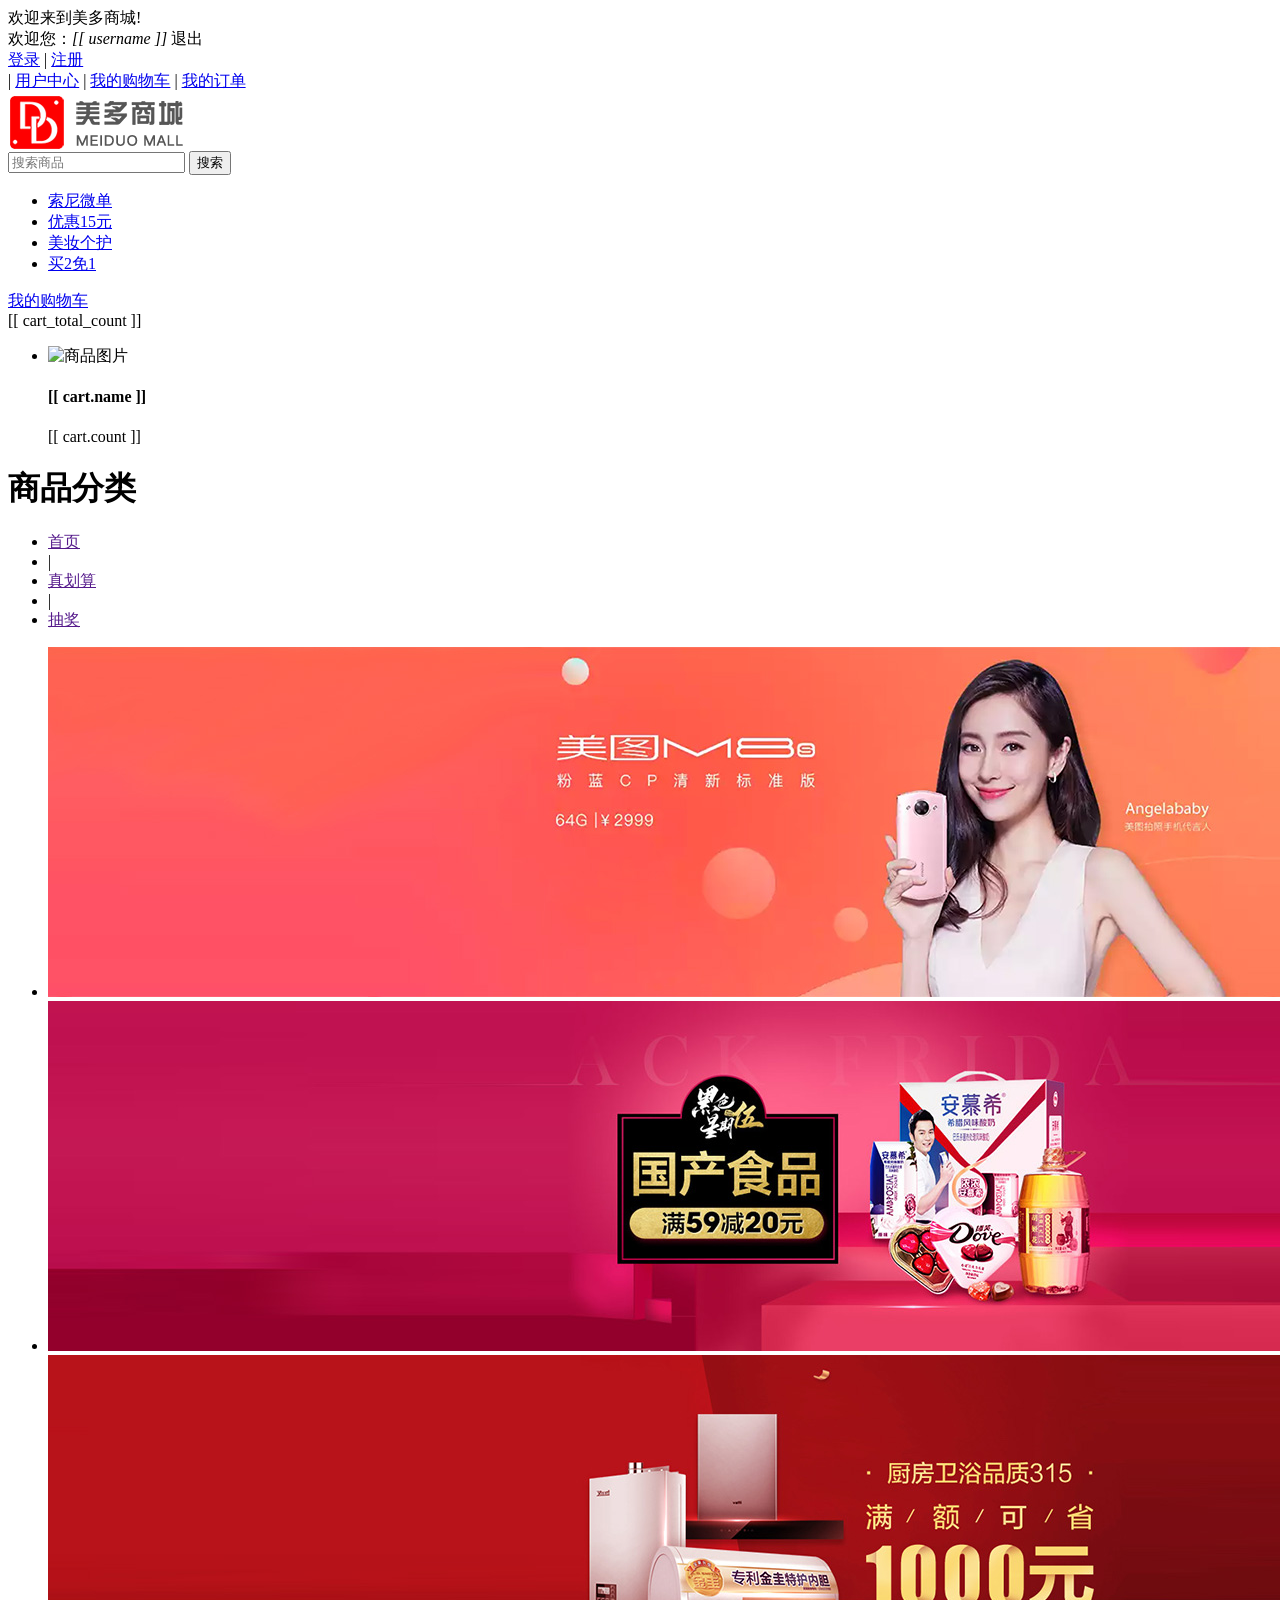
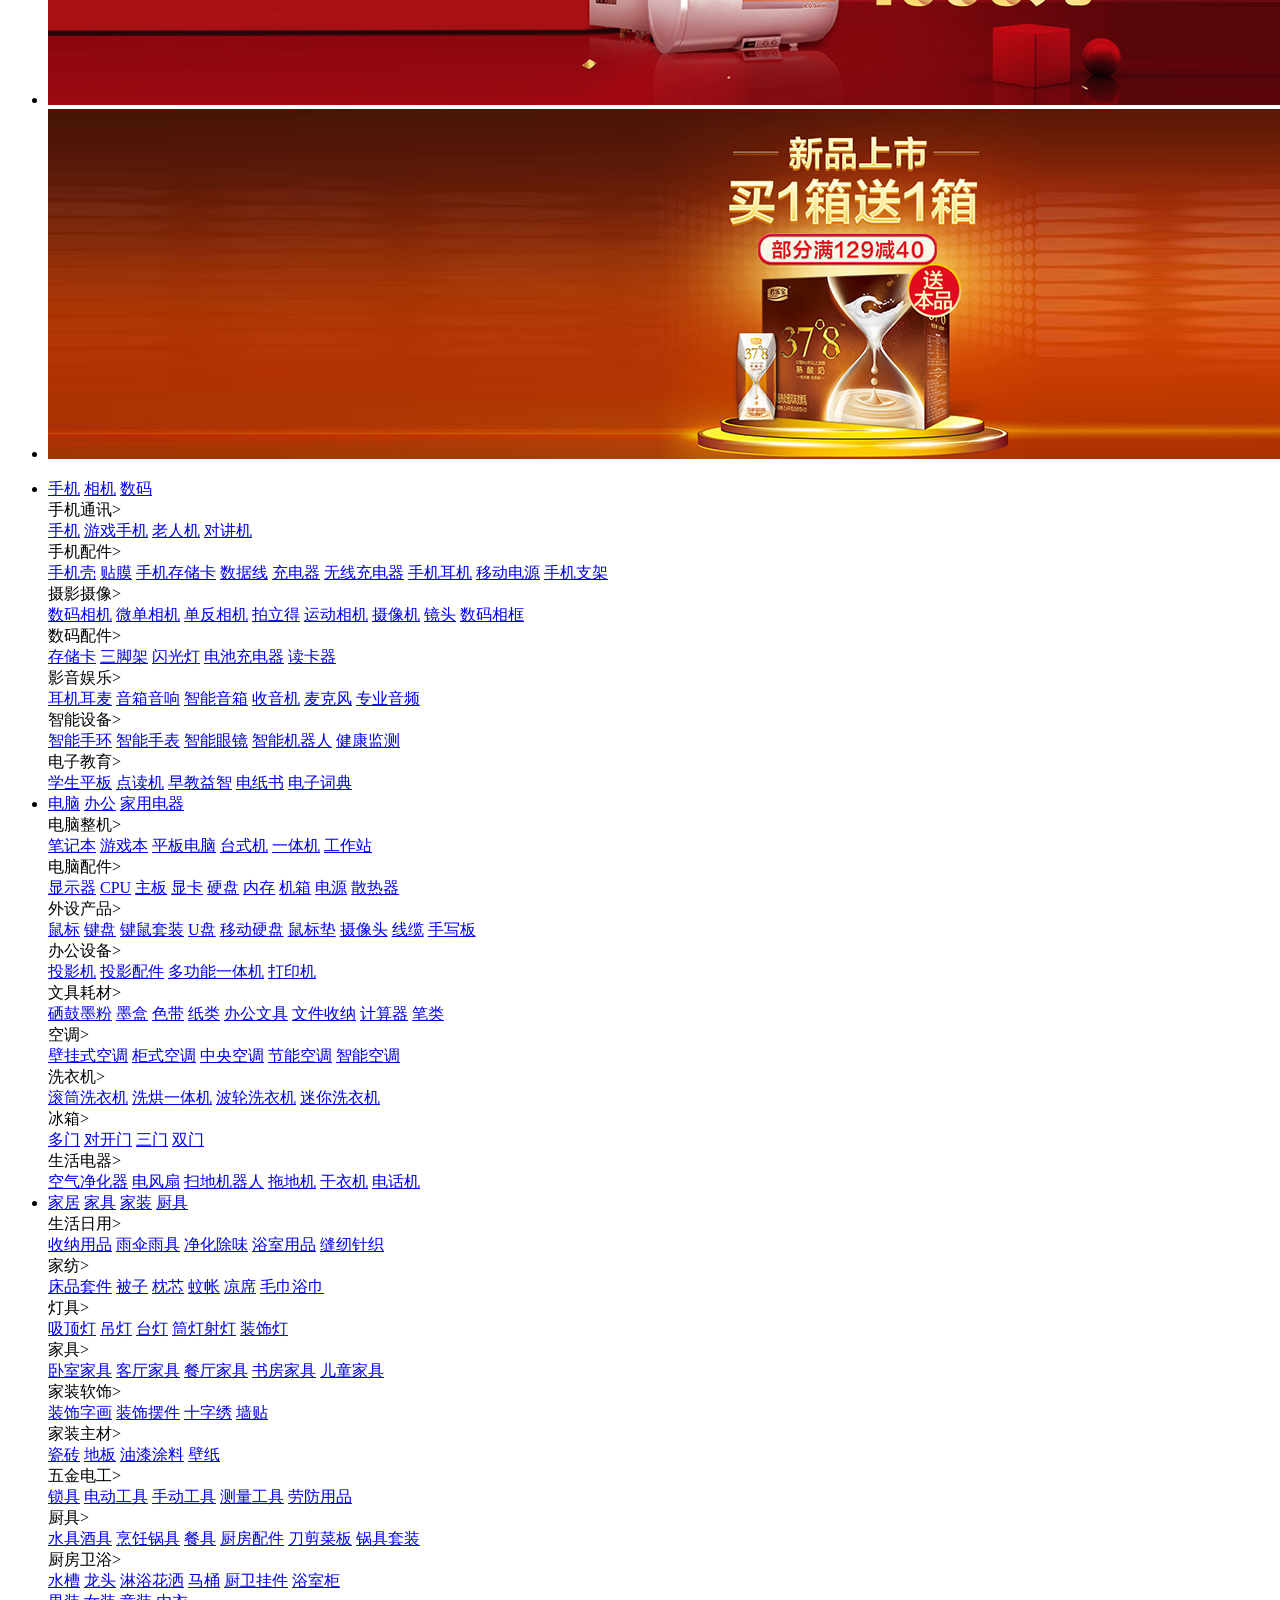
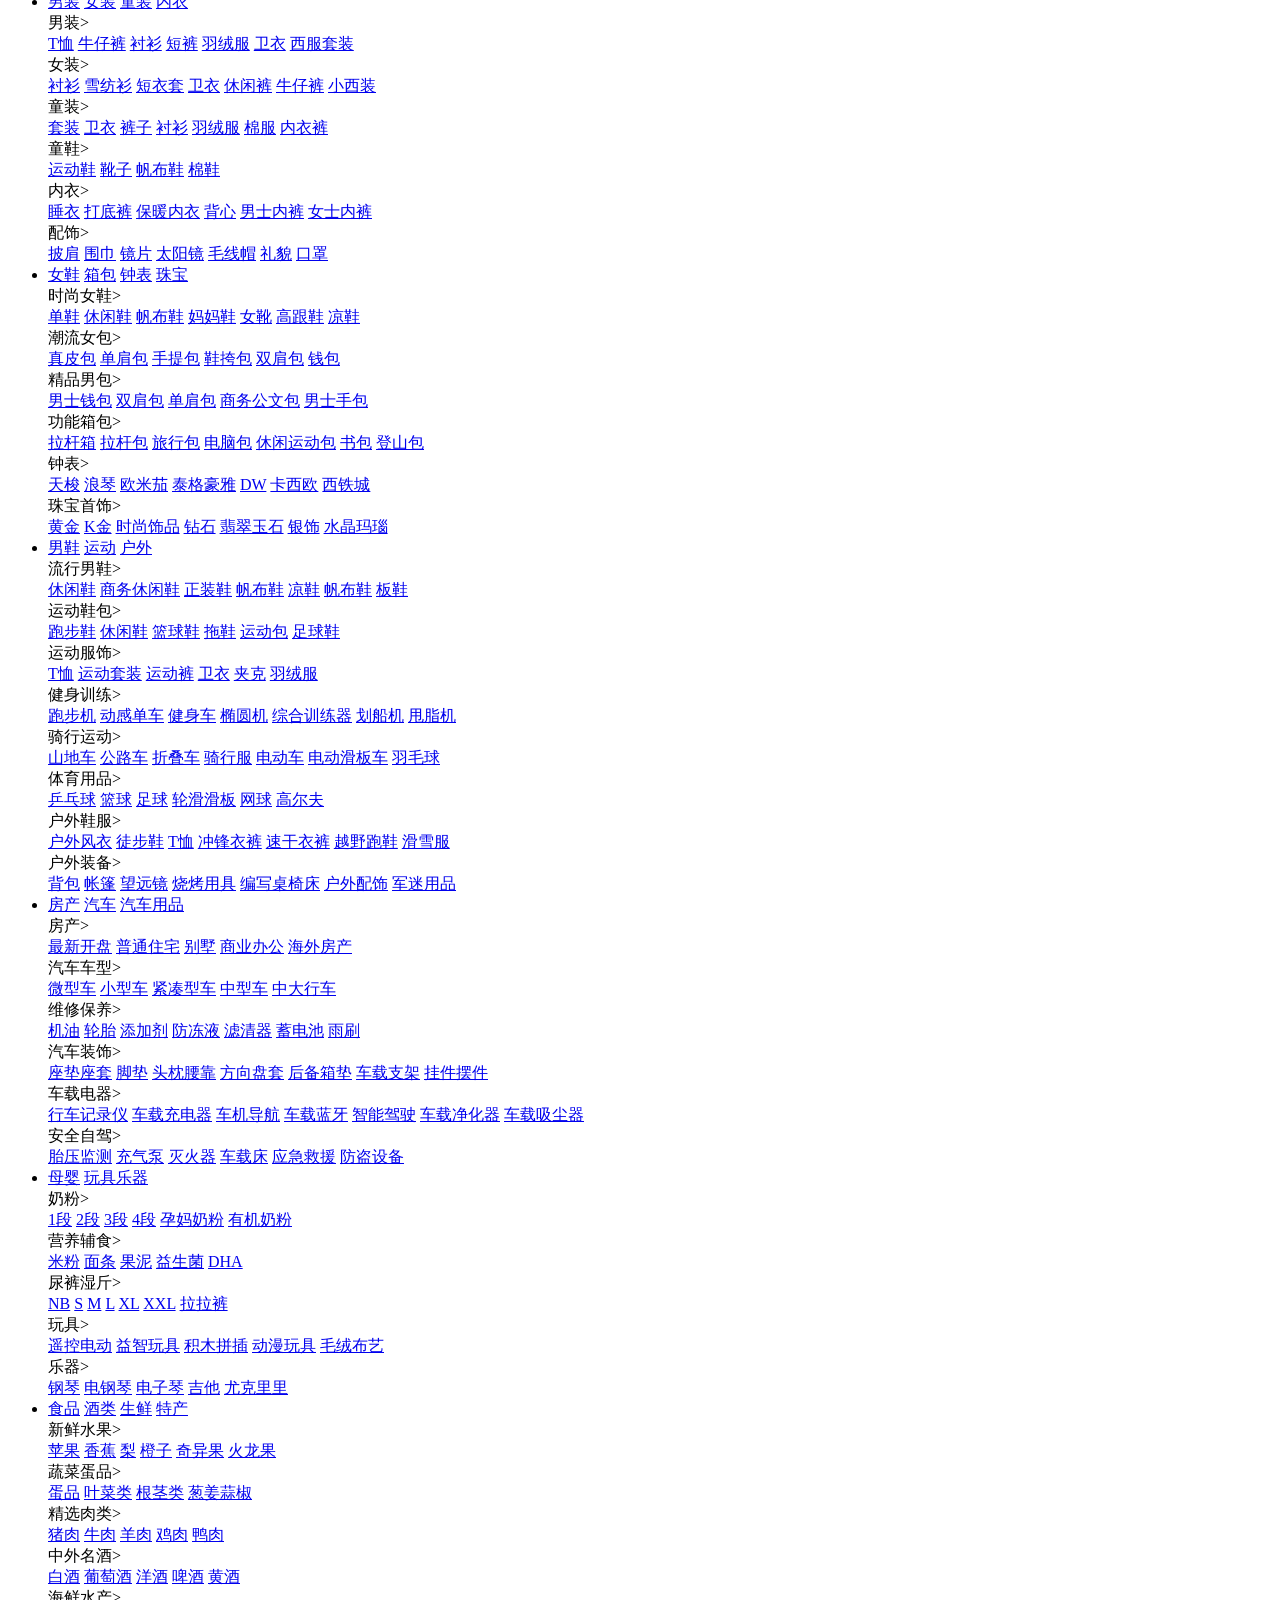
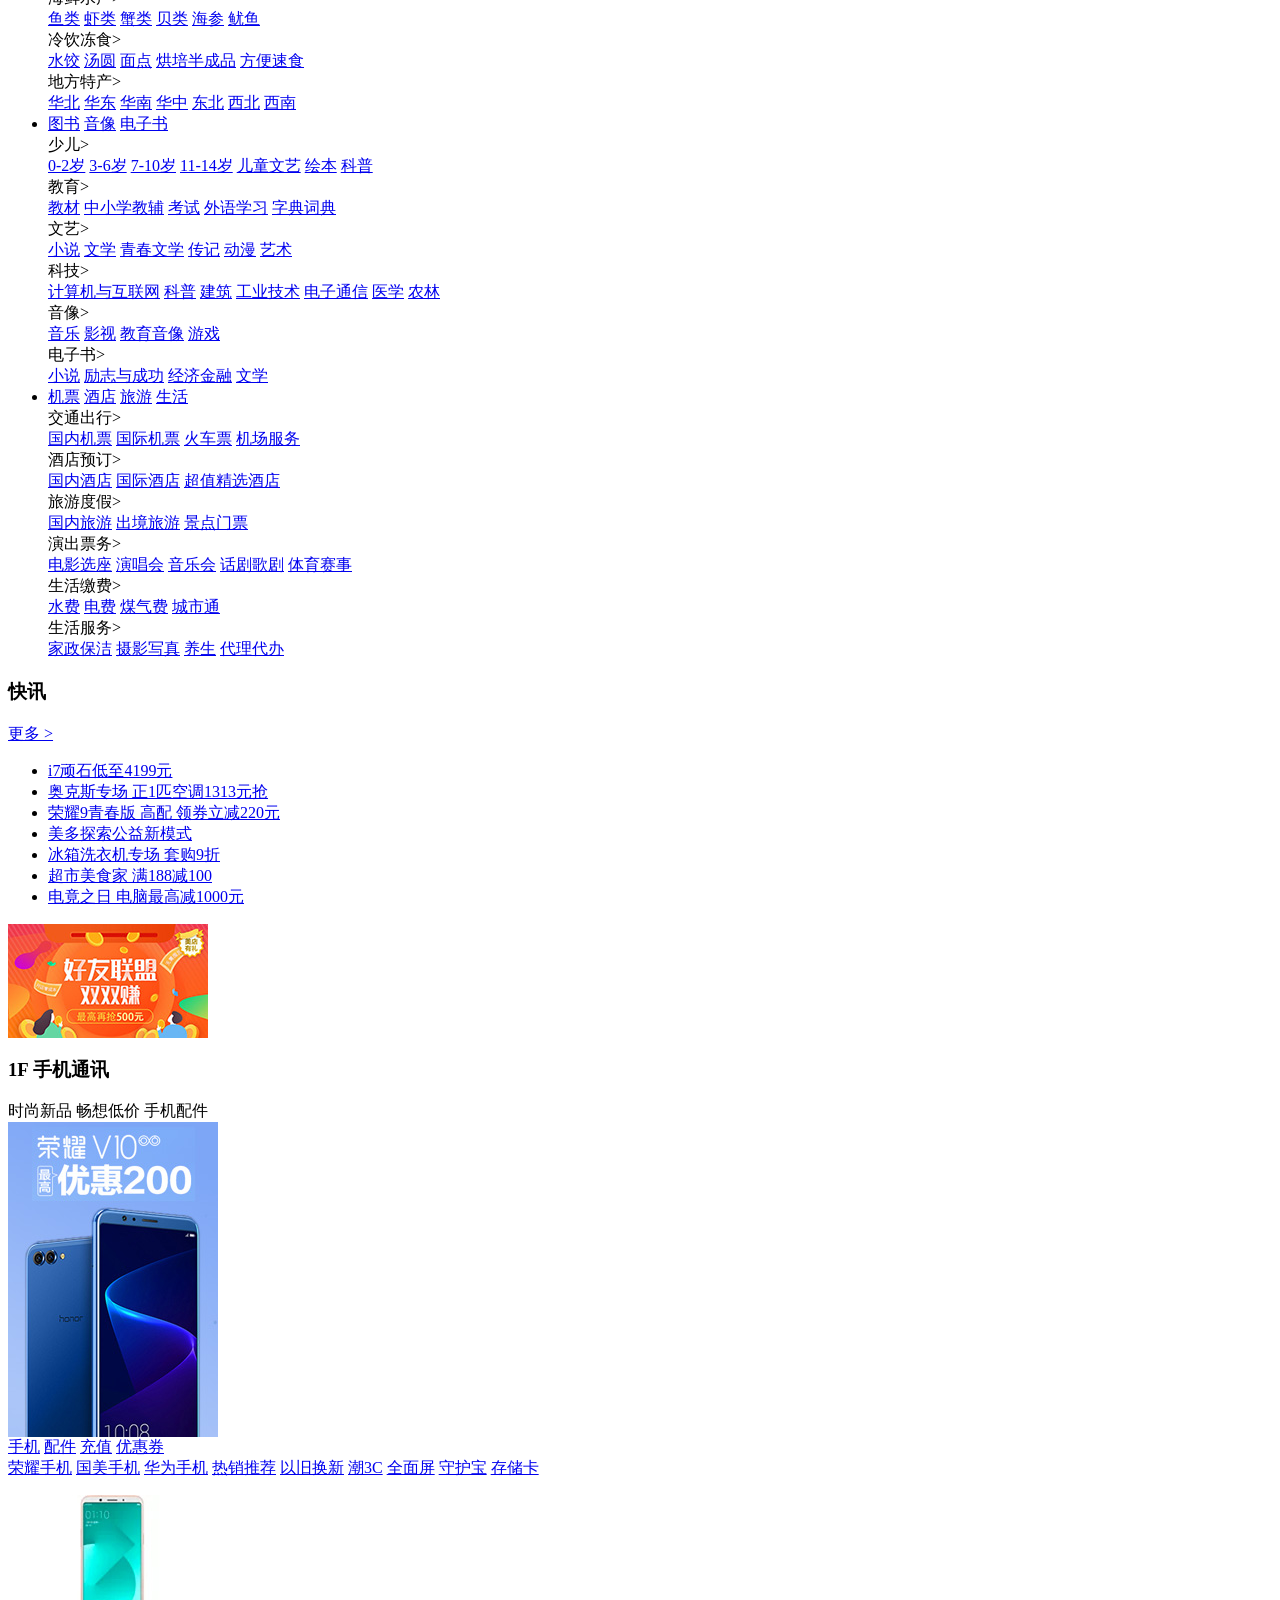
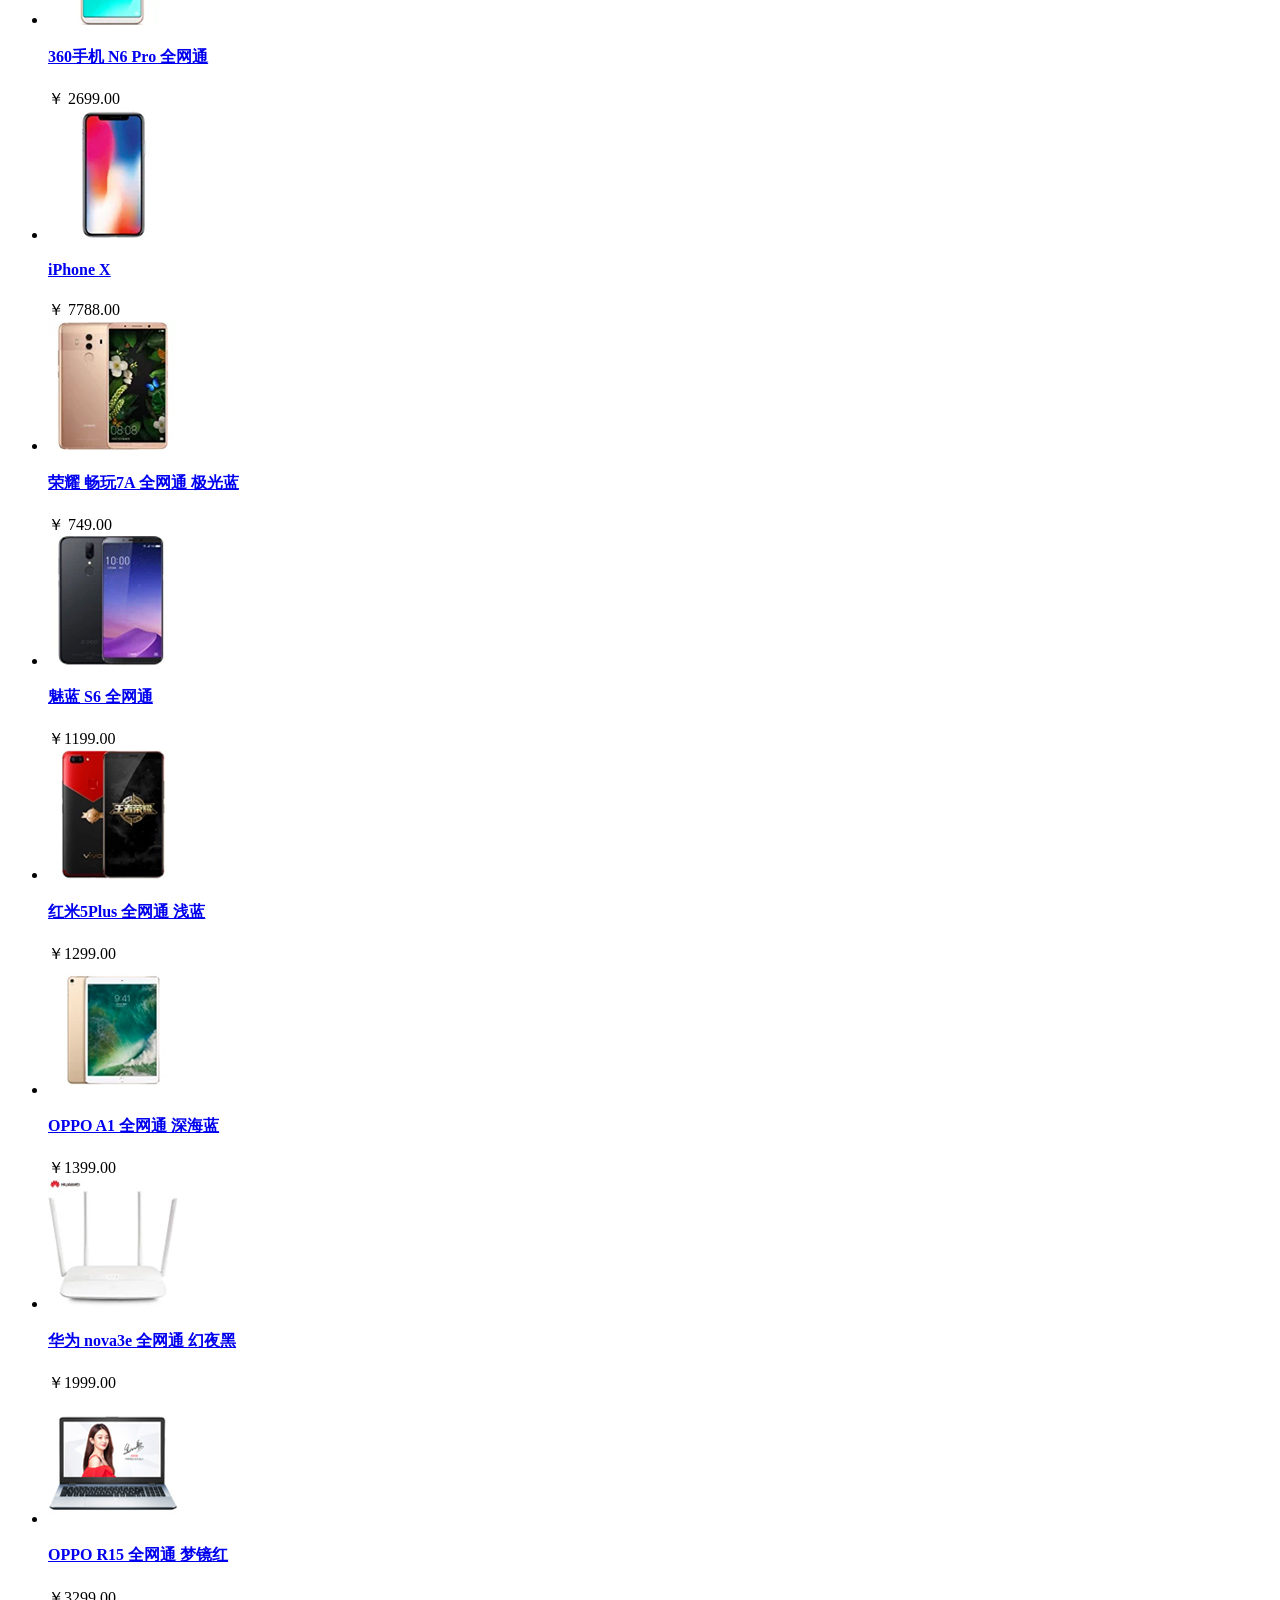
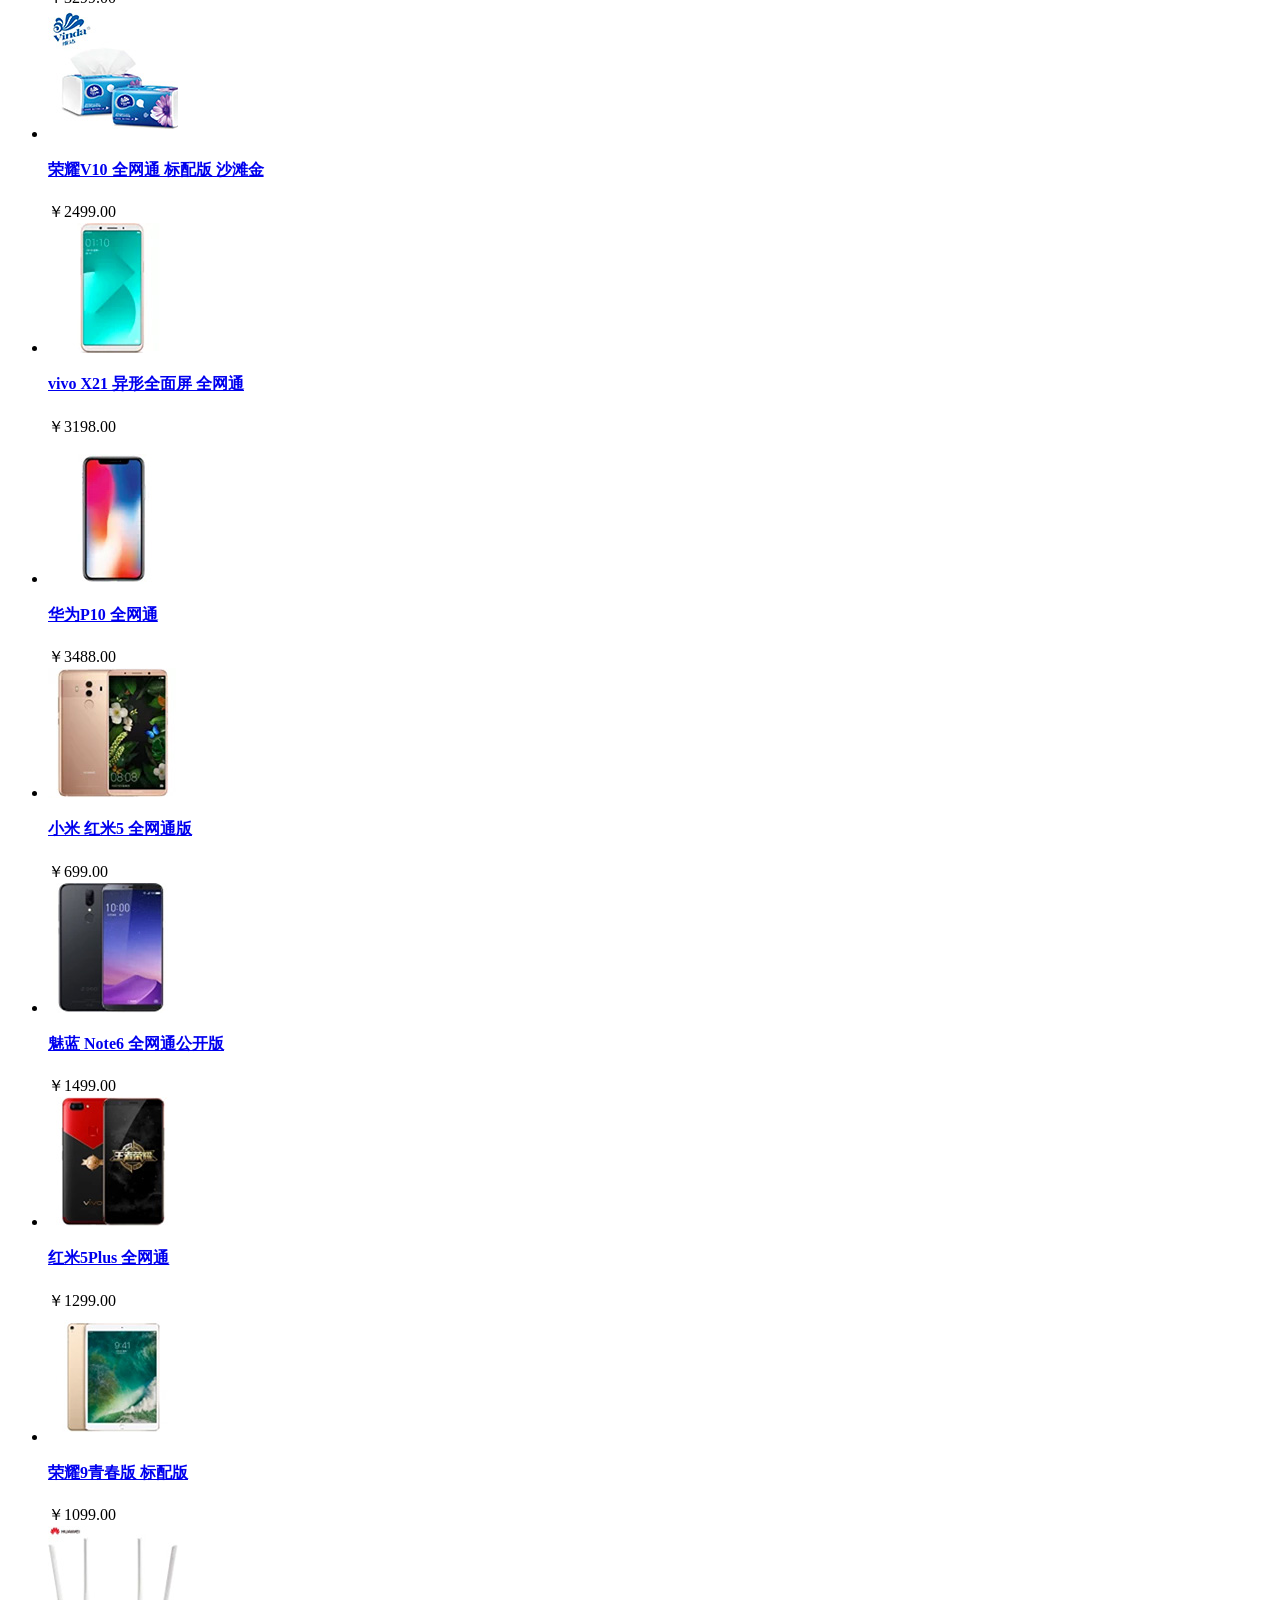
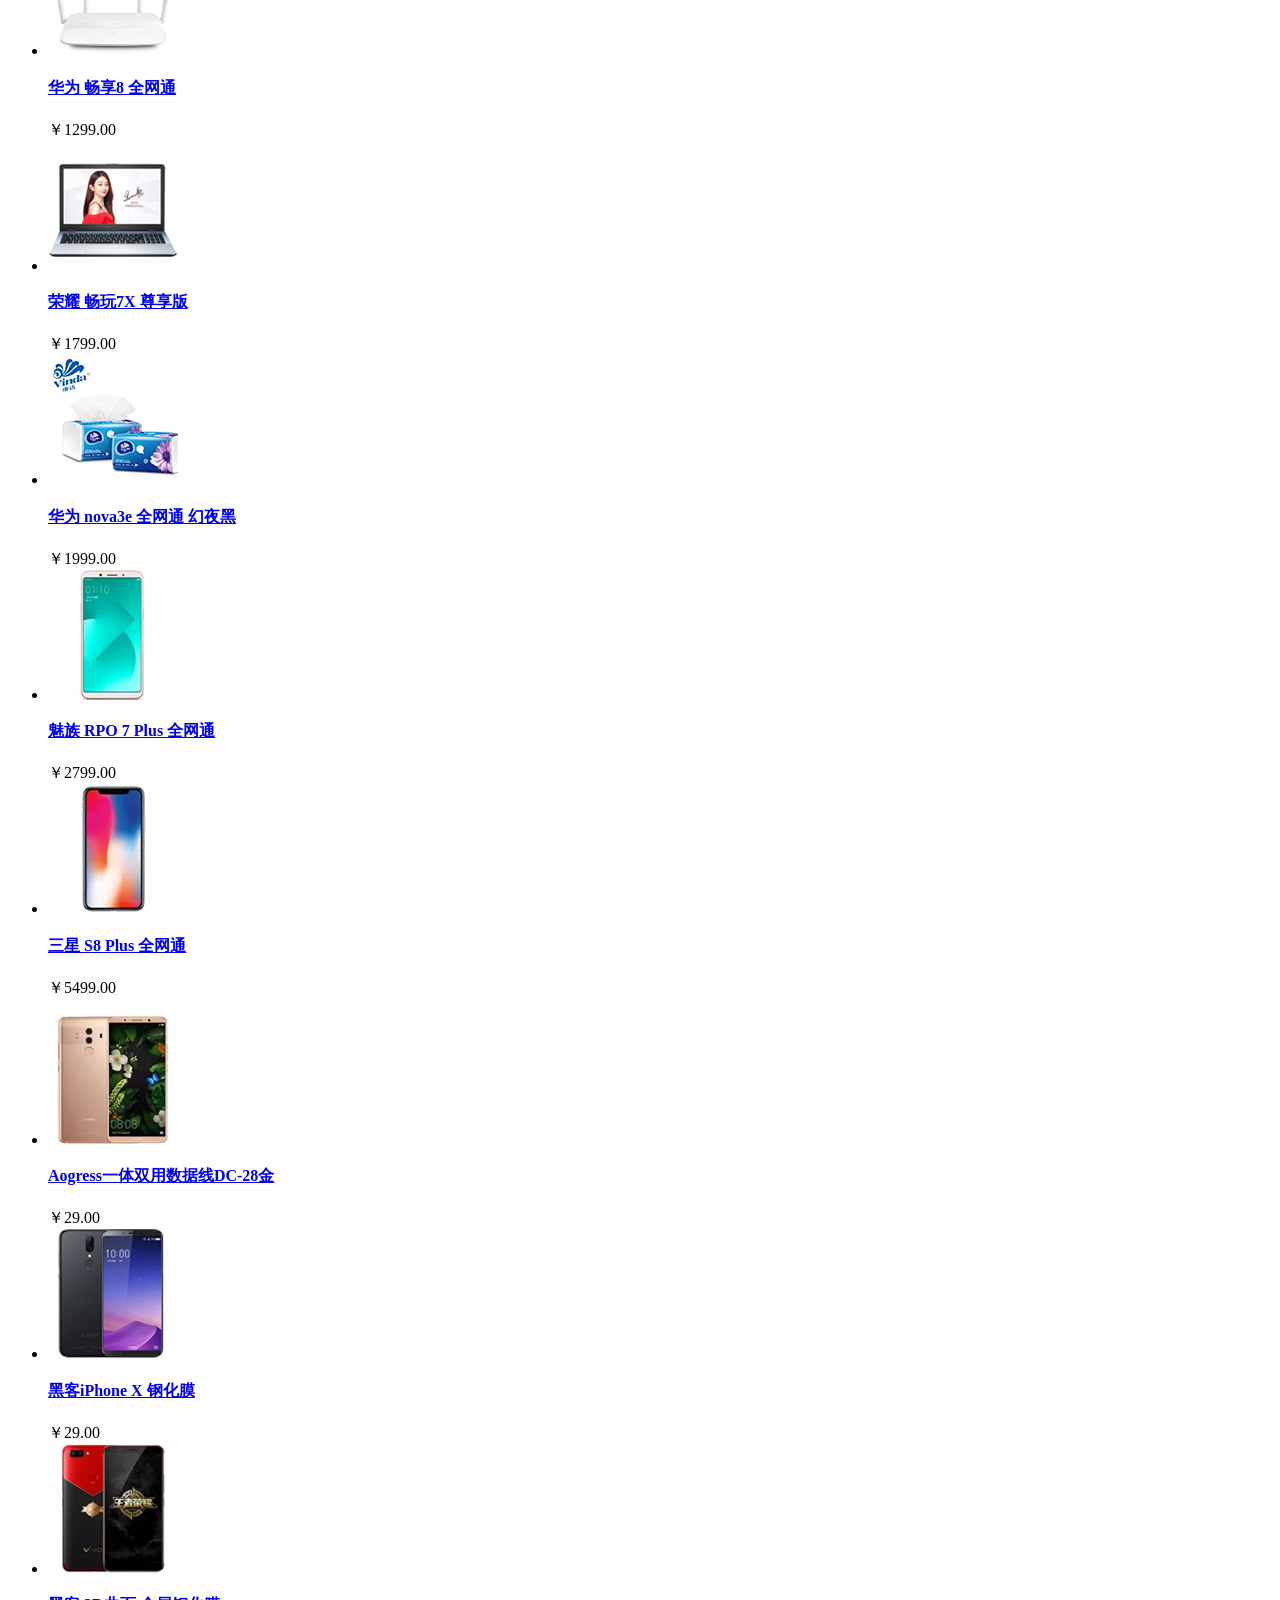
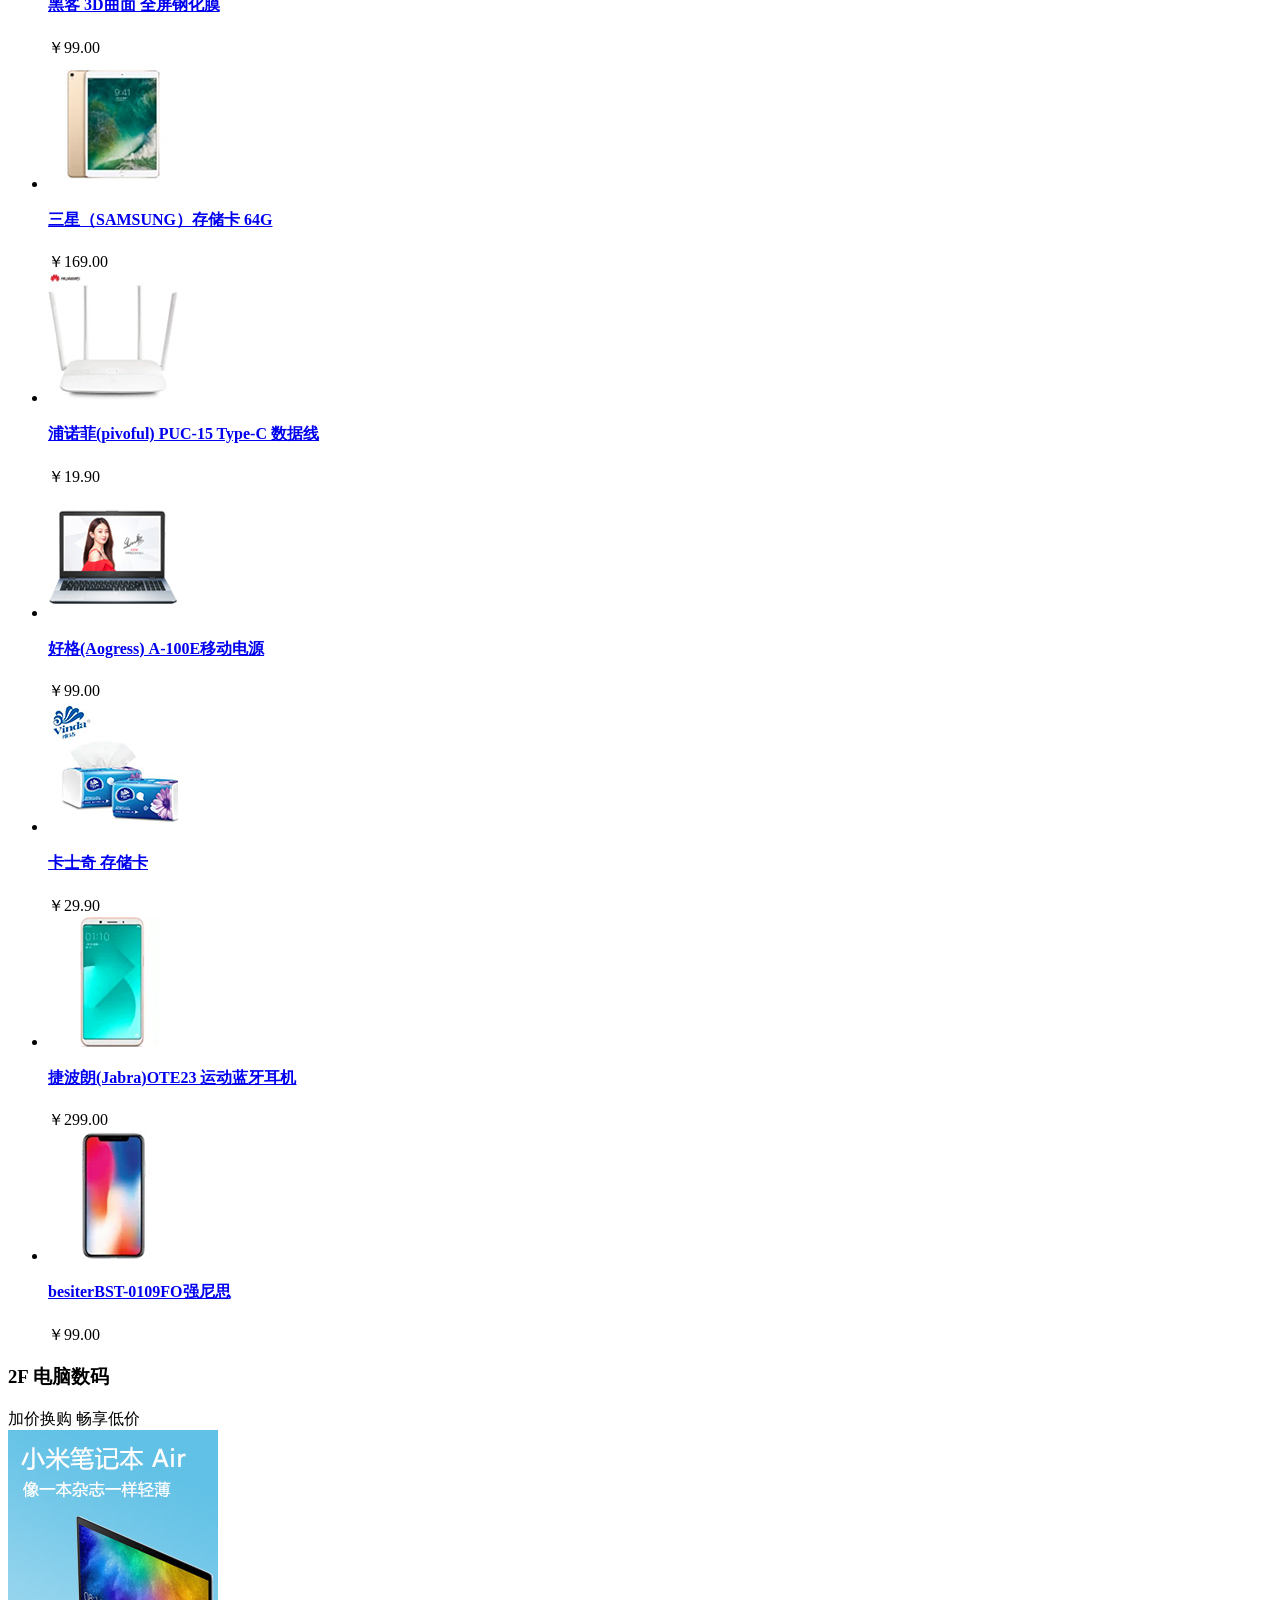
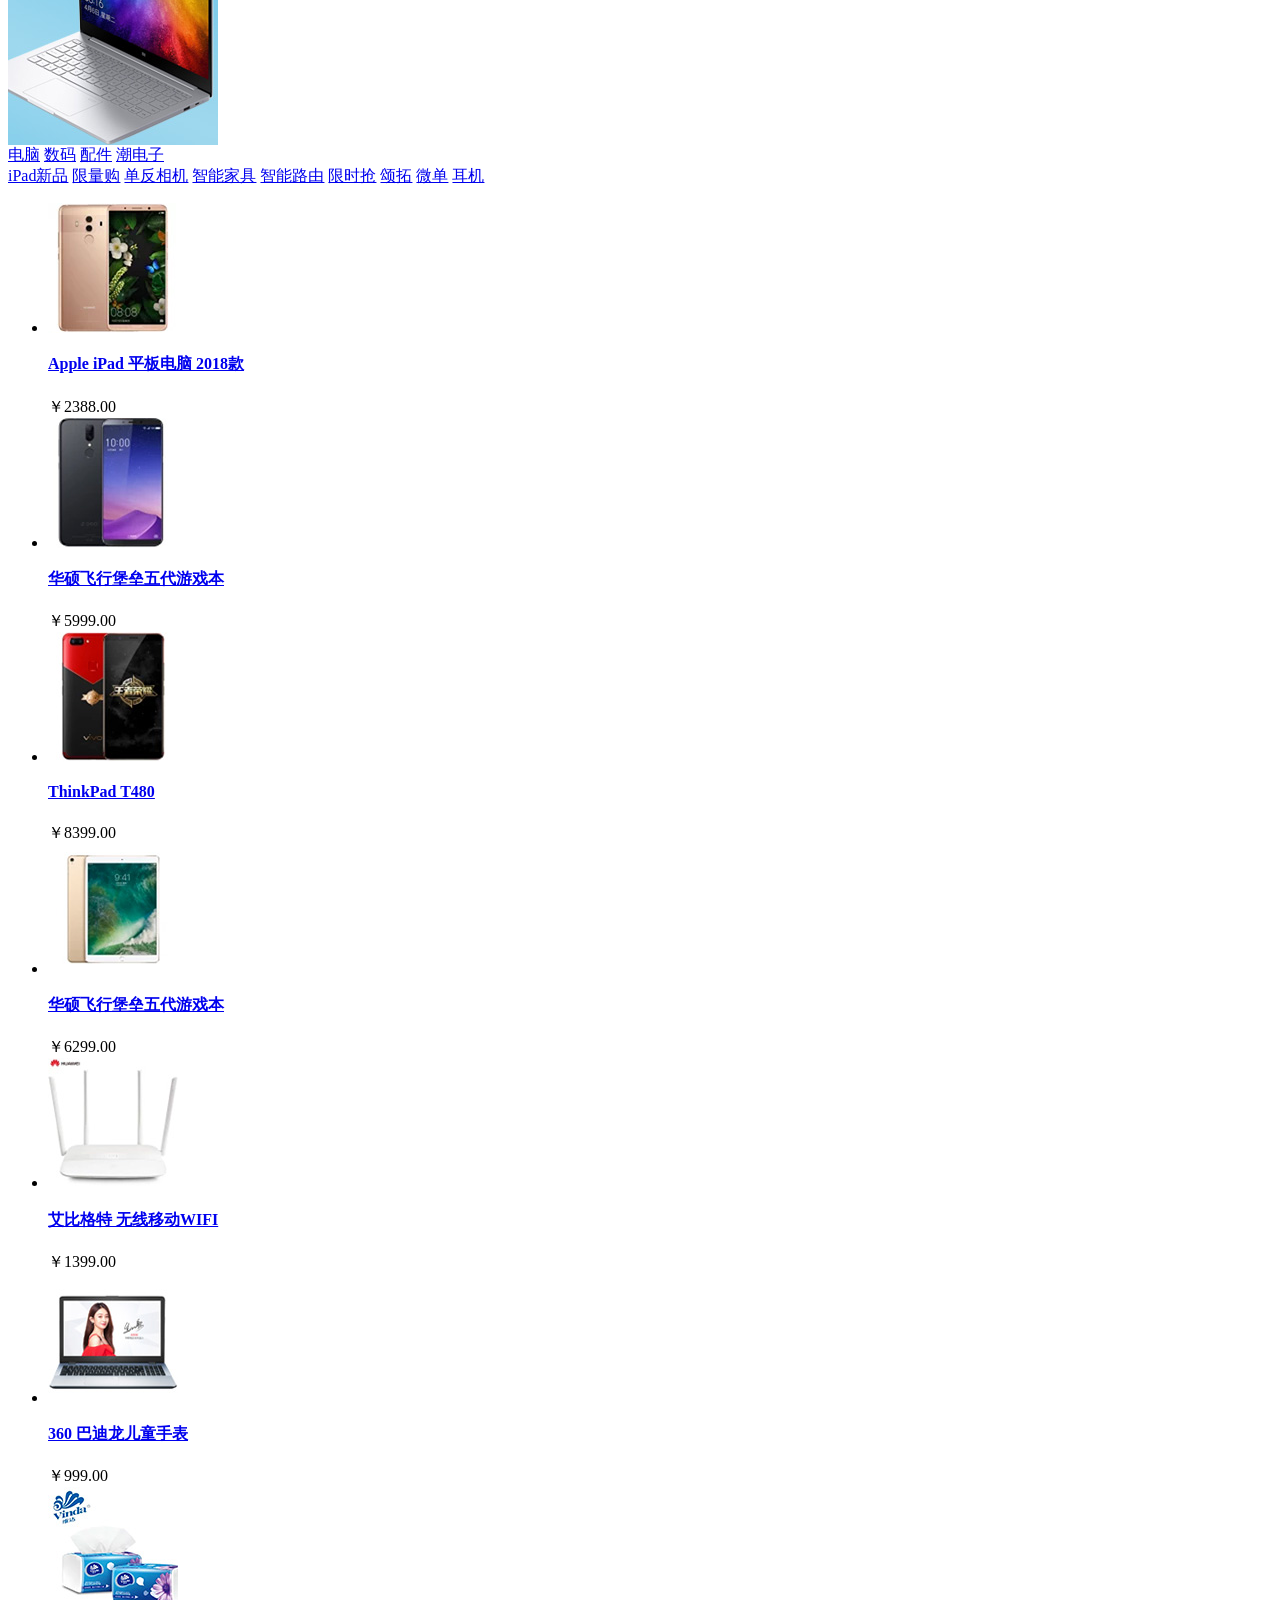
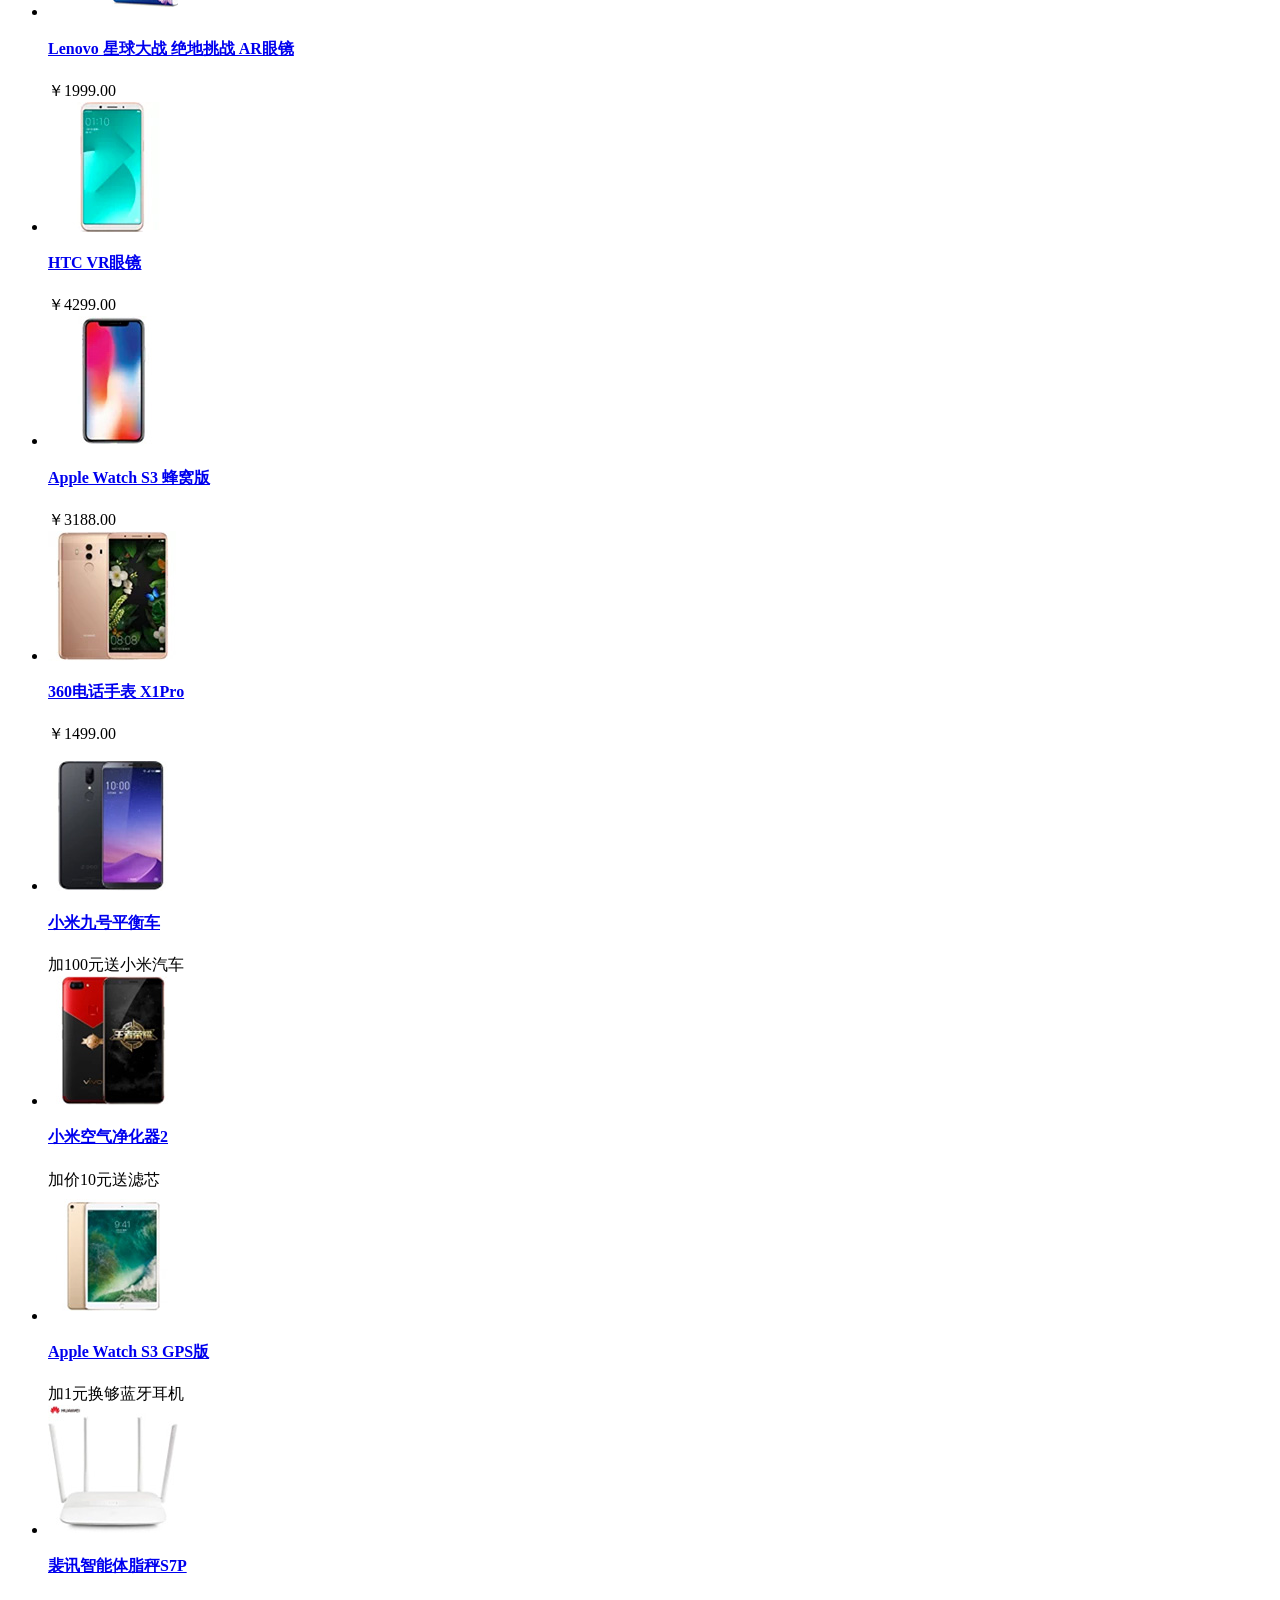
<file: front_end_pc/index.html>
<!DOCTYPE html PUBLIC "-//W3C//DTD XHTML 1.0 Transitional//EN" "http://www.w3.org/TR/xhtml1/DTD/xhtml1-transitional.dtd">
<html xmlns="http://www.w3.org/1999/xhtml" xml:lang="en">
<head>
	<meta http-equiv="Content-Type" content="text/html;charset=UTF-8">
	<title>美多商城-首页</title>
	<link rel="stylesheet" type="text/css" href="http://www.meiduo.site:8080/css/reset.css">
    <link rel="stylesheet" type="text/css" href="http://www.meiduo.site:8080/css/main.css">
    <script type="text/javascript" src="http://www.meiduo.site:8080/js/host.js"></script>
    <script type="text/javascript" src="http://www.meiduo.site:8080/js/vue-2.5.16.js"></script>
    <script type="text/javascript" src="http://www.meiduo.site:8080/js/axios-0.18.0.min.js"></script>
    <script type="text/javascript" src="http://www.meiduo.site:8080/js/jquery-1.12.4.min.js"></script>
</head>
<body>
	<div id="app" v-cloak>
	<div class="header_con">
		<div class="header">
			<div class="welcome fl">欢迎来到美多商城!</div>
			<div class="fr">
				<div v-if="username" class="login_btn fl">
					欢迎您：<em>[[ username ]]</em>
					<a @click="logoutfunc" class="quit">退出</a>
				</div>
				<div v-else class="login_btn fl">
					<a href="/login.html">登录</a>
					<span>|</span>
					<a href="register.html">注册</a>
				</div>
				<div class="user_link fl">
					<span>|</span>
					<a href="/user_center_info.html">用户中心</a>
					<span>|</span>
					<a href="/cart.html">我的购物车</a>
					<span>|</span>
					<a href="/user_center_order.html">我的订单</a>
				</div>
			</div>
		</div>		
	</div>

	<div class="search_bar clearfix">
		<a href="index.html" class="logo fl"><img src="images/logo.png" alt="美多商城"></a>
		<div class="search_wrap fl">
			<form method="get" action="/search.html" class="search_con">
                <input type="text" class="input_text fl" name="q" placeholder="搜索商品">
                <input type="submit" class="input_btn fr" name="" value="搜索">
            </form>
			<ul class="search_suggest fl">
				<li><a href="#">索尼微单</a></li>
				<li><a href="#">优惠15元</a></li>
				<li><a href="#">美妆个护</a></li>
				<li><a href="#">买2免1</a></li>
			</ul>
		</div>	
		
		<div class="guest_cart fr">
            <a href="/carts/" class="cart_name fl">我的购物车</a>
            <div class="goods_count fl" id="show_count">[[ cart_total_count ]]</div>
            <ul class="cart_goods_show">
                <li v-for="cart in carts">
                    <img :src="cart.default_image_url" alt="商品图片">
                    <h4>[[ cart.name ]]</h4>
                    <div>[[ cart.count ]]</div>
                </li>
            </ul>
		</div>
	</div>

	<div class="navbar_con">
		<div class="navbar">
			<h1 class="fl">商品分类</h1>
			<ul class="navlist fl">
				<li><a href="">首页</a></li>
				<li class="interval">|</li>
				<li><a href="">真划算</a></li>
				<li class="interval">|</li>
				<li><a href="">抽奖</a></li>
			</ul>
		</div>
	</div>

	<div class="pos_center_con clearfix">

		<ul class="slide">
            
            
            <li><a href="http://www.itcast.cn"><img src="images/slide01.jpg" alt="美图M8s"></a></li>

            
            
            <li><a href="http://www.itcast.cn"><img src="images/slide02.jpg" alt="黑色星期五"></a></li>

            
            
            <li><a href="http://www.itcast.cn"><img src="images/slide03.jpg" alt="厨卫365"></a></li>

            
            
            <li><a href="http://www.itcast.cn"><img src="images/slide04.jpg" alt="君乐宝买一送一"></a></li>

            
		</ul>
		<div class="prev"></div>
		<div class="next"></div>
		<ul class="points">
		</ul>

            <ul class="sub_menu">
                
                    <li>
                        <div class="level1">
                            
                                <a href="http://shouji.jd.com">手机</a>
                            
                                <a href="http://www.itcast.cn">相机</a>
                            
                                <a href="http://www.itcast.cn">数码</a>
                            
                        </div>
                        <div class="level2">
                            
                            <div class="list_group">

                                <div class="group_name fl">手机通讯&gt;</div>
                                <div class="group_detail fl">
                                    
                                     <a href="/list.html?cat=115">手机</a>
                                    
                                     <a href="/list.html?cat=116">游戏手机</a>
                                    
                                     <a href="/list.html?cat=117">老人机</a>
                                    
                                     <a href="/list.html?cat=118">对讲机</a>
                                    
                                </div>

                            </div>
                            
                            <div class="list_group">

                                <div class="group_name fl">手机配件&gt;</div>
                                <div class="group_detail fl">
                                    
                                     <a href="/list.html?cat=119">手机壳</a>
                                    
                                     <a href="/list.html?cat=120">贴膜</a>
                                    
                                     <a href="/list.html?cat=121">手机存储卡</a>
                                    
                                     <a href="/list.html?cat=122">数据线</a>
                                    
                                     <a href="/list.html?cat=123">充电器</a>
                                    
                                     <a href="/list.html?cat=124">无线充电器</a>
                                    
                                     <a href="/list.html?cat=125">手机耳机</a>
                                    
                                     <a href="/list.html?cat=126">移动电源</a>
                                    
                                     <a href="/list.html?cat=127">手机支架</a>
                                    
                                </div>

                            </div>
                            
                            <div class="list_group">

                                <div class="group_name fl">摄影摄像&gt;</div>
                                <div class="group_detail fl">
                                    
                                     <a href="/list.html?cat=128">数码相机</a>
                                    
                                     <a href="/list.html?cat=129">微单相机</a>
                                    
                                     <a href="/list.html?cat=130">单反相机</a>
                                    
                                     <a href="/list.html?cat=131">拍立得</a>
                                    
                                     <a href="/list.html?cat=132">运动相机</a>
                                    
                                     <a href="/list.html?cat=133">摄像机</a>
                                    
                                     <a href="/list.html?cat=134">镜头</a>
                                    
                                     <a href="/list.html?cat=135">数码相框</a>
                                    
                                </div>

                            </div>
                            
                            <div class="list_group">

                                <div class="group_name fl">数码配件&gt;</div>
                                <div class="group_detail fl">
                                    
                                     <a href="/list.html?cat=136">存储卡</a>
                                    
                                     <a href="/list.html?cat=137">三脚架</a>
                                    
                                     <a href="/list.html?cat=138">闪光灯</a>
                                    
                                     <a href="/list.html?cat=139">电池充电器</a>
                                    
                                     <a href="/list.html?cat=140">读卡器</a>
                                    
                                </div>

                            </div>
                            
                            <div class="list_group">

                                <div class="group_name fl">影音娱乐&gt;</div>
                                <div class="group_detail fl">
                                    
                                     <a href="/list.html?cat=141">耳机耳麦</a>
                                    
                                     <a href="/list.html?cat=142">音箱音响</a>
                                    
                                     <a href="/list.html?cat=143">智能音箱</a>
                                    
                                     <a href="/list.html?cat=144">收音机</a>
                                    
                                     <a href="/list.html?cat=145">麦克风</a>
                                    
                                     <a href="/list.html?cat=146">专业音频</a>
                                    
                                </div>

                            </div>
                            
                            <div class="list_group">

                                <div class="group_name fl">智能设备&gt;</div>
                                <div class="group_detail fl">
                                    
                                     <a href="/list.html?cat=147">智能手环</a>
                                    
                                     <a href="/list.html?cat=148">智能手表</a>
                                    
                                     <a href="/list.html?cat=149">智能眼镜</a>
                                    
                                     <a href="/list.html?cat=150">智能机器人</a>
                                    
                                     <a href="/list.html?cat=151">健康监测</a>
                                    
                                </div>

                            </div>
                            
                            <div class="list_group">

                                <div class="group_name fl">电子教育&gt;</div>
                                <div class="group_detail fl">
                                    
                                     <a href="/list.html?cat=152">学生平板</a>
                                    
                                     <a href="/list.html?cat=153">点读机</a>
                                    
                                     <a href="/list.html?cat=154">早教益智</a>
                                    
                                     <a href="/list.html?cat=155">电纸书</a>
                                    
                                     <a href="/list.html?cat=156">电子词典</a>
                                    
                                </div>

                            </div>
                            


                        </div>
                    </li>
                
                    <li>
                        <div class="level1">
                            
                                <a href="http://www.itcast.cn">电脑</a>
                            
                                <a href="http://www.itcast.cn">办公</a>
                            
                                <a href="http://www.itcast.cn">家用电器</a>
                            
                        </div>
                        <div class="level2">
                            
                            <div class="list_group">

                                <div class="group_name fl">电脑整机&gt;</div>
                                <div class="group_detail fl">
                                    
                                     <a href="/list.html?cat=157">笔记本</a>
                                    
                                     <a href="/list.html?cat=158">游戏本</a>
                                    
                                     <a href="/list.html?cat=159">平板电脑</a>
                                    
                                     <a href="/list.html?cat=160">台式机</a>
                                    
                                     <a href="/list.html?cat=161">一体机</a>
                                    
                                     <a href="/list.html?cat=162">工作站</a>
                                    
                                </div>

                            </div>
                            
                            <div class="list_group">

                                <div class="group_name fl">电脑配件&gt;</div>
                                <div class="group_detail fl">
                                    
                                     <a href="/list.html?cat=163">显示器</a>
                                    
                                     <a href="/list.html?cat=164">CPU</a>
                                    
                                     <a href="/list.html?cat=165">主板</a>
                                    
                                     <a href="/list.html?cat=166">显卡</a>
                                    
                                     <a href="/list.html?cat=167">硬盘</a>
                                    
                                     <a href="/list.html?cat=168">内存</a>
                                    
                                     <a href="/list.html?cat=169">机箱</a>
                                    
                                     <a href="/list.html?cat=170">电源</a>
                                    
                                     <a href="/list.html?cat=171">散热器</a>
                                    
                                </div>

                            </div>
                            
                            <div class="list_group">

                                <div class="group_name fl">外设产品&gt;</div>
                                <div class="group_detail fl">
                                    
                                     <a href="/list.html?cat=172">鼠标</a>
                                    
                                     <a href="/list.html?cat=173">键盘</a>
                                    
                                     <a href="/list.html?cat=174">键鼠套装</a>
                                    
                                     <a href="/list.html?cat=175">U盘</a>
                                    
                                     <a href="/list.html?cat=176">移动硬盘</a>
                                    
                                     <a href="/list.html?cat=177">鼠标垫</a>
                                    
                                     <a href="/list.html?cat=178">摄像头</a>
                                    
                                     <a href="/list.html?cat=179">线缆</a>
                                    
                                     <a href="/list.html?cat=180">手写板</a>
                                    
                                </div>

                            </div>
                            
                            <div class="list_group">

                                <div class="group_name fl">办公设备&gt;</div>
                                <div class="group_detail fl">
                                    
                                     <a href="/list.html?cat=181">投影机</a>
                                    
                                     <a href="/list.html?cat=182">投影配件</a>
                                    
                                     <a href="/list.html?cat=183">多功能一体机</a>
                                    
                                     <a href="/list.html?cat=184">打印机</a>
                                    
                                </div>

                            </div>
                            
                            <div class="list_group">

                                <div class="group_name fl">文具耗材&gt;</div>
                                <div class="group_detail fl">
                                    
                                     <a href="/list.html?cat=185">硒鼓墨粉</a>
                                    
                                     <a href="/list.html?cat=186">墨盒</a>
                                    
                                     <a href="/list.html?cat=187">色带</a>
                                    
                                     <a href="/list.html?cat=188">纸类</a>
                                    
                                     <a href="/list.html?cat=189">办公文具</a>
                                    
                                     <a href="/list.html?cat=190">文件收纳</a>
                                    
                                     <a href="/list.html?cat=191">计算器</a>
                                    
                                     <a href="/list.html?cat=192">笔类</a>
                                    
                                </div>

                            </div>
                            
                            <div class="list_group">

                                <div class="group_name fl">空调&gt;</div>
                                <div class="group_detail fl">
                                    
                                     <a href="/list.html?cat=197">壁挂式空调</a>
                                    
                                     <a href="/list.html?cat=198">柜式空调</a>
                                    
                                     <a href="/list.html?cat=199">中央空调</a>
                                    
                                     <a href="/list.html?cat=200">节能空调</a>
                                    
                                     <a href="/list.html?cat=201">智能空调</a>
                                    
                                </div>

                            </div>
                            
                            <div class="list_group">

                                <div class="group_name fl">洗衣机&gt;</div>
                                <div class="group_detail fl">
                                    
                                     <a href="/list.html?cat=202">滚筒洗衣机</a>
                                    
                                     <a href="/list.html?cat=203">洗烘一体机</a>
                                    
                                     <a href="/list.html?cat=204">波轮洗衣机</a>
                                    
                                     <a href="/list.html?cat=205">迷你洗衣机</a>
                                    
                                </div>

                            </div>
                            
                            <div class="list_group">

                                <div class="group_name fl">冰箱&gt;</div>
                                <div class="group_detail fl">
                                    
                                     <a href="/list.html?cat=206">多门</a>
                                    
                                     <a href="/list.html?cat=207">对开门</a>
                                    
                                     <a href="/list.html?cat=208">三门</a>
                                    
                                     <a href="/list.html?cat=209">双门</a>
                                    
                                </div>

                            </div>
                            
                            <div class="list_group">

                                <div class="group_name fl">生活电器&gt;</div>
                                <div class="group_detail fl">
                                    
                                     <a href="/list.html?cat=215">空气净化器</a>
                                    
                                     <a href="/list.html?cat=216">电风扇</a>
                                    
                                     <a href="/list.html?cat=217">扫地机器人</a>
                                    
                                     <a href="/list.html?cat=218">拖地机</a>
                                    
                                     <a href="/list.html?cat=219">干衣机</a>
                                    
                                     <a href="/list.html?cat=220">电话机</a>
                                    
                                </div>

                            </div>
                            


                        </div>
                    </li>
                
                    <li>
                        <div class="level1">
                            
                                <a href="http://www.itcast.cn">家居</a>
                            
                                <a href="http://www.itcast.cn">家具</a>
                            
                                <a href="http://www.itcast.cn">家装</a>
                            
                                <a href="http://www.itcast.cn">厨具</a>
                            
                        </div>
                        <div class="level2">
                            
                            <div class="list_group">

                                <div class="group_name fl">生活日用&gt;</div>
                                <div class="group_detail fl">
                                    
                                     <a href="/list.html?cat=221">收纳用品</a>
                                    
                                     <a href="/list.html?cat=222">雨伞雨具</a>
                                    
                                     <a href="/list.html?cat=223">净化除味</a>
                                    
                                     <a href="/list.html?cat=224">浴室用品</a>
                                    
                                     <a href="/list.html?cat=225">缝纫针织</a>
                                    
                                </div>

                            </div>
                            
                            <div class="list_group">

                                <div class="group_name fl">家纺&gt;</div>
                                <div class="group_detail fl">
                                    
                                     <a href="/list.html?cat=226">床品套件</a>
                                    
                                     <a href="/list.html?cat=227">被子</a>
                                    
                                     <a href="/list.html?cat=228">枕芯</a>
                                    
                                     <a href="/list.html?cat=229">蚊帐</a>
                                    
                                     <a href="/list.html?cat=230">凉席</a>
                                    
                                     <a href="/list.html?cat=231">毛巾浴巾</a>
                                    
                                </div>

                            </div>
                            
                            <div class="list_group">

                                <div class="group_name fl">灯具&gt;</div>
                                <div class="group_detail fl">
                                    
                                     <a href="/list.html?cat=232">吸顶灯</a>
                                    
                                     <a href="/list.html?cat=233">吊灯</a>
                                    
                                     <a href="/list.html?cat=234">台灯</a>
                                    
                                     <a href="/list.html?cat=235">筒灯射灯</a>
                                    
                                     <a href="/list.html?cat=236">装饰灯</a>
                                    
                                </div>

                            </div>
                            
                            <div class="list_group">

                                <div class="group_name fl">家具&gt;</div>
                                <div class="group_detail fl">
                                    
                                     <a href="/list.html?cat=237">卧室家具</a>
                                    
                                     <a href="/list.html?cat=238">客厅家具</a>
                                    
                                     <a href="/list.html?cat=239">餐厅家具</a>
                                    
                                     <a href="/list.html?cat=240">书房家具</a>
                                    
                                     <a href="/list.html?cat=241">儿童家具</a>
                                    
                                </div>

                            </div>
                            
                            <div class="list_group">

                                <div class="group_name fl">家装软饰&gt;</div>
                                <div class="group_detail fl">
                                    
                                     <a href="/list.html?cat=242">装饰字画</a>
                                    
                                     <a href="/list.html?cat=243">装饰摆件</a>
                                    
                                     <a href="/list.html?cat=244">十字绣</a>
                                    
                                     <a href="/list.html?cat=245">墙贴</a>
                                    
                                </div>

                            </div>
                            
                            <div class="list_group">

                                <div class="group_name fl">家装主材&gt;</div>
                                <div class="group_detail fl">
                                    
                                     <a href="/list.html?cat=246">瓷砖</a>
                                    
                                     <a href="/list.html?cat=247">地板</a>
                                    
                                     <a href="/list.html?cat=248">油漆涂料</a>
                                    
                                     <a href="/list.html?cat=249">壁纸</a>
                                    
                                </div>

                            </div>
                            
                            <div class="list_group">

                                <div class="group_name fl">五金电工&gt;</div>
                                <div class="group_detail fl">
                                    
                                     <a href="/list.html?cat=250">锁具</a>
                                    
                                     <a href="/list.html?cat=251">电动工具</a>
                                    
                                     <a href="/list.html?cat=252">手动工具</a>
                                    
                                     <a href="/list.html?cat=253">测量工具</a>
                                    
                                     <a href="/list.html?cat=254">劳防用品</a>
                                    
                                </div>

                            </div>
                            
                            <div class="list_group">

                                <div class="group_name fl">厨具&gt;</div>
                                <div class="group_detail fl">
                                    
                                     <a href="/list.html?cat=255">水具酒具</a>
                                    
                                     <a href="/list.html?cat=256">烹饪锅具</a>
                                    
                                     <a href="/list.html?cat=257">餐具</a>
                                    
                                     <a href="/list.html?cat=258">厨房配件</a>
                                    
                                     <a href="/list.html?cat=259">刀剪菜板</a>
                                    
                                     <a href="/list.html?cat=260">锅具套装</a>
                                    
                                </div>

                            </div>
                            
                            <div class="list_group">

                                <div class="group_name fl">厨房卫浴&gt;</div>
                                <div class="group_detail fl">
                                    
                                     <a href="/list.html?cat=261">水槽</a>
                                    
                                     <a href="/list.html?cat=262">龙头</a>
                                    
                                     <a href="/list.html?cat=263">淋浴花洒</a>
                                    
                                     <a href="/list.html?cat=264">马桶</a>
                                    
                                     <a href="/list.html?cat=265">厨卫挂件</a>
                                    
                                     <a href="/list.html?cat=266">浴室柜</a>
                                    
                                </div>

                            </div>
                            


                        </div>
                    </li>
                
                    <li>
                        <div class="level1">
                            
                                <a href="http://www.itcast.cn">男装</a>
                            
                                <a href="http://www.itcast.cn">女装</a>
                            
                                <a href="http://www.itcast.cn">童装</a>
                            
                                <a href="http://www.itcast.cn">内衣</a>
                            
                        </div>
                        <div class="level2">
                            
                            <div class="list_group">

                                <div class="group_name fl">男装&gt;</div>
                                <div class="group_detail fl">
                                    
                                     <a href="/list.html?cat=267">T恤</a>
                                    
                                     <a href="/list.html?cat=268">牛仔裤</a>
                                    
                                     <a href="/list.html?cat=269">衬衫</a>
                                    
                                     <a href="/list.html?cat=270">短裤</a>
                                    
                                     <a href="/list.html?cat=271">羽绒服</a>
                                    
                                     <a href="/list.html?cat=272">卫衣</a>
                                    
                                     <a href="/list.html?cat=273">西服套装</a>
                                    
                                </div>

                            </div>
                            
                            <div class="list_group">

                                <div class="group_name fl">女装&gt;</div>
                                <div class="group_detail fl">
                                    
                                     <a href="/list.html?cat=274">衬衫</a>
                                    
                                     <a href="/list.html?cat=275">雪纺衫</a>
                                    
                                     <a href="/list.html?cat=276">短衣套</a>
                                    
                                     <a href="/list.html?cat=277">卫衣</a>
                                    
                                     <a href="/list.html?cat=278">休闲裤</a>
                                    
                                     <a href="/list.html?cat=279">牛仔裤</a>
                                    
                                     <a href="/list.html?cat=280">小西装</a>
                                    
                                </div>

                            </div>
                            
                            <div class="list_group">

                                <div class="group_name fl">童装&gt;</div>
                                <div class="group_detail fl">
                                    
                                     <a href="/list.html?cat=281">套装</a>
                                    
                                     <a href="/list.html?cat=282">卫衣</a>
                                    
                                     <a href="/list.html?cat=283">裤子</a>
                                    
                                     <a href="/list.html?cat=284">衬衫</a>
                                    
                                     <a href="/list.html?cat=285">羽绒服</a>
                                    
                                     <a href="/list.html?cat=286">棉服</a>
                                    
                                     <a href="/list.html?cat=287">内衣裤</a>
                                    
                                </div>

                            </div>
                            
                            <div class="list_group">

                                <div class="group_name fl">童鞋&gt;</div>
                                <div class="group_detail fl">
                                    
                                     <a href="/list.html?cat=288">运动鞋</a>
                                    
                                     <a href="/list.html?cat=289">靴子</a>
                                    
                                     <a href="/list.html?cat=290">帆布鞋</a>
                                    
                                     <a href="/list.html?cat=291">棉鞋</a>
                                    
                                </div>

                            </div>
                            
                            <div class="list_group">

                                <div class="group_name fl">内衣&gt;</div>
                                <div class="group_detail fl">
                                    
                                     <a href="/list.html?cat=292">睡衣</a>
                                    
                                     <a href="/list.html?cat=293">打底裤</a>
                                    
                                     <a href="/list.html?cat=294">保暖内衣</a>
                                    
                                     <a href="/list.html?cat=295">背心</a>
                                    
                                     <a href="/list.html?cat=296">男士内裤</a>
                                    
                                     <a href="/list.html?cat=297">女士内裤</a>
                                    
                                </div>

                            </div>
                            
                            <div class="list_group">

                                <div class="group_name fl">配饰&gt;</div>
                                <div class="group_detail fl">
                                    
                                     <a href="/list.html?cat=298">披肩</a>
                                    
                                     <a href="/list.html?cat=299">围巾</a>
                                    
                                     <a href="/list.html?cat=300">镜片</a>
                                    
                                     <a href="/list.html?cat=301">太阳镜</a>
                                    
                                     <a href="/list.html?cat=302">毛线帽</a>
                                    
                                     <a href="/list.html?cat=303">礼貌</a>
                                    
                                     <a href="/list.html?cat=304">口罩</a>
                                    
                                </div>

                            </div>
                            


                        </div>
                    </li>
                
                    <li>
                        <div class="level1">
                            
                                <a href="http://www.itcast.cn">女鞋</a>
                            
                                <a href="http://www.itcast.cn">箱包</a>
                            
                                <a href="http://www.itcast.cn">钟表</a>
                            
                                <a href="http://www.itcast.cn">珠宝</a>
                            
                        </div>
                        <div class="level2">
                            
                            <div class="list_group">

                                <div class="group_name fl">时尚女鞋&gt;</div>
                                <div class="group_detail fl">
                                    
                                     <a href="/list.html?cat=305">单鞋</a>
                                    
                                     <a href="/list.html?cat=306">休闲鞋</a>
                                    
                                     <a href="/list.html?cat=307">帆布鞋</a>
                                    
                                     <a href="/list.html?cat=308">妈妈鞋</a>
                                    
                                     <a href="/list.html?cat=309">女靴</a>
                                    
                                     <a href="/list.html?cat=310">高跟鞋</a>
                                    
                                     <a href="/list.html?cat=311">凉鞋</a>
                                    
                                </div>

                            </div>
                            
                            <div class="list_group">

                                <div class="group_name fl">潮流女包&gt;</div>
                                <div class="group_detail fl">
                                    
                                     <a href="/list.html?cat=312">真皮包</a>
                                    
                                     <a href="/list.html?cat=313">单肩包</a>
                                    
                                     <a href="/list.html?cat=314">手提包</a>
                                    
                                     <a href="/list.html?cat=315">鞋挎包</a>
                                    
                                     <a href="/list.html?cat=316">双肩包</a>
                                    
                                     <a href="/list.html?cat=317">钱包</a>
                                    
                                </div>

                            </div>
                            
                            <div class="list_group">

                                <div class="group_name fl">精品男包&gt;</div>
                                <div class="group_detail fl">
                                    
                                     <a href="/list.html?cat=318">男士钱包</a>
                                    
                                     <a href="/list.html?cat=319">双肩包</a>
                                    
                                     <a href="/list.html?cat=320">单肩包</a>
                                    
                                     <a href="/list.html?cat=321">商务公文包</a>
                                    
                                     <a href="/list.html?cat=322">男士手包</a>
                                    
                                </div>

                            </div>
                            
                            <div class="list_group">

                                <div class="group_name fl">功能箱包&gt;</div>
                                <div class="group_detail fl">
                                    
                                     <a href="/list.html?cat=323">拉杆箱</a>
                                    
                                     <a href="/list.html?cat=324">拉杆包</a>
                                    
                                     <a href="/list.html?cat=325">旅行包</a>
                                    
                                     <a href="/list.html?cat=326">电脑包</a>
                                    
                                     <a href="/list.html?cat=327">休闲运动包</a>
                                    
                                     <a href="/list.html?cat=328">书包</a>
                                    
                                     <a href="/list.html?cat=329">登山包</a>
                                    
                                </div>

                            </div>
                            
                            <div class="list_group">

                                <div class="group_name fl">钟表&gt;</div>
                                <div class="group_detail fl">
                                    
                                     <a href="/list.html?cat=330">天梭</a>
                                    
                                     <a href="/list.html?cat=331">浪琴</a>
                                    
                                     <a href="/list.html?cat=332">欧米茄</a>
                                    
                                     <a href="/list.html?cat=333">泰格豪雅</a>
                                    
                                     <a href="/list.html?cat=334">DW</a>
                                    
                                     <a href="/list.html?cat=335">卡西欧</a>
                                    
                                     <a href="/list.html?cat=336">西铁城</a>
                                    
                                </div>

                            </div>
                            
                            <div class="list_group">

                                <div class="group_name fl">珠宝首饰&gt;</div>
                                <div class="group_detail fl">
                                    
                                     <a href="/list.html?cat=337">黄金</a>
                                    
                                     <a href="/list.html?cat=338">K金</a>
                                    
                                     <a href="/list.html?cat=339">时尚饰品</a>
                                    
                                     <a href="/list.html?cat=340">钻石</a>
                                    
                                     <a href="/list.html?cat=341">翡翠玉石</a>
                                    
                                     <a href="/list.html?cat=342">银饰</a>
                                    
                                     <a href="/list.html?cat=343">水晶玛瑙</a>
                                    
                                </div>

                            </div>
                            


                        </div>
                    </li>
                
                    <li>
                        <div class="level1">
                            
                                <a href="http://www.itcast.cn">男鞋</a>
                            
                                <a href="http://www.itcast.cn">运动</a>
                            
                                <a href="http://www.itcast.cn">户外</a>
                            
                        </div>
                        <div class="level2">
                            
                            <div class="list_group">

                                <div class="group_name fl">流行男鞋&gt;</div>
                                <div class="group_detail fl">
                                    
                                     <a href="/list.html?cat=344">休闲鞋</a>
                                    
                                     <a href="/list.html?cat=345">商务休闲鞋</a>
                                    
                                     <a href="/list.html?cat=346">正装鞋</a>
                                    
                                     <a href="/list.html?cat=347">帆布鞋</a>
                                    
                                     <a href="/list.html?cat=348">凉鞋</a>
                                    
                                     <a href="/list.html?cat=352">帆布鞋</a>
                                    
                                     <a href="/list.html?cat=353">板鞋</a>
                                    
                                </div>

                            </div>
                            
                            <div class="list_group">

                                <div class="group_name fl">运动鞋包&gt;</div>
                                <div class="group_detail fl">
                                    
                                     <a href="/list.html?cat=349">跑步鞋</a>
                                    
                                     <a href="/list.html?cat=350">休闲鞋</a>
                                    
                                     <a href="/list.html?cat=351">篮球鞋</a>
                                    
                                     <a href="/list.html?cat=354">拖鞋</a>
                                    
                                     <a href="/list.html?cat=355">运动包</a>
                                    
                                     <a href="/list.html?cat=356">足球鞋</a>
                                    
                                </div>

                            </div>
                            
                            <div class="list_group">

                                <div class="group_name fl">运动服饰&gt;</div>
                                <div class="group_detail fl">
                                    
                                     <a href="/list.html?cat=357">T恤</a>
                                    
                                     <a href="/list.html?cat=358">运动套装</a>
                                    
                                     <a href="/list.html?cat=359">运动裤</a>
                                    
                                     <a href="/list.html?cat=360">卫衣</a>
                                    
                                     <a href="/list.html?cat=361">夹克</a>
                                    
                                     <a href="/list.html?cat=362">羽绒服</a>
                                    
                                </div>

                            </div>
                            
                            <div class="list_group">

                                <div class="group_name fl">健身训练&gt;</div>
                                <div class="group_detail fl">
                                    
                                     <a href="/list.html?cat=363">跑步机</a>
                                    
                                     <a href="/list.html?cat=364">动感单车</a>
                                    
                                     <a href="/list.html?cat=365">健身车</a>
                                    
                                     <a href="/list.html?cat=366">椭圆机</a>
                                    
                                     <a href="/list.html?cat=367">综合训练器</a>
                                    
                                     <a href="/list.html?cat=368">划船机</a>
                                    
                                     <a href="/list.html?cat=369">甩脂机</a>
                                    
                                </div>

                            </div>
                            
                            <div class="list_group">

                                <div class="group_name fl">骑行运动&gt;</div>
                                <div class="group_detail fl">
                                    
                                     <a href="/list.html?cat=370">山地车</a>
                                    
                                     <a href="/list.html?cat=371">公路车</a>
                                    
                                     <a href="/list.html?cat=372">折叠车</a>
                                    
                                     <a href="/list.html?cat=373">骑行服</a>
                                    
                                     <a href="/list.html?cat=374">电动车</a>
                                    
                                     <a href="/list.html?cat=375">电动滑板车</a>
                                    
                                     <a href="/list.html?cat=377">羽毛球</a>
                                    
                                </div>

                            </div>
                            
                            <div class="list_group">

                                <div class="group_name fl">体育用品&gt;</div>
                                <div class="group_detail fl">
                                    
                                     <a href="/list.html?cat=376">乒乓球</a>
                                    
                                     <a href="/list.html?cat=378">篮球</a>
                                    
                                     <a href="/list.html?cat=379">足球</a>
                                    
                                     <a href="/list.html?cat=380">轮滑滑板</a>
                                    
                                     <a href="/list.html?cat=381">网球</a>
                                    
                                     <a href="/list.html?cat=382">高尔夫</a>
                                    
                                </div>

                            </div>
                            
                            <div class="list_group">

                                <div class="group_name fl">户外鞋服&gt;</div>
                                <div class="group_detail fl">
                                    
                                     <a href="/list.html?cat=383">户外风衣</a>
                                    
                                     <a href="/list.html?cat=384">徒步鞋</a>
                                    
                                     <a href="/list.html?cat=385">T恤</a>
                                    
                                     <a href="/list.html?cat=386">冲锋衣裤</a>
                                    
                                     <a href="/list.html?cat=387">速干衣裤</a>
                                    
                                     <a href="/list.html?cat=388">越野跑鞋</a>
                                    
                                     <a href="/list.html?cat=389">滑雪服</a>
                                    
                                </div>

                            </div>
                            
                            <div class="list_group">

                                <div class="group_name fl">户外装备&gt;</div>
                                <div class="group_detail fl">
                                    
                                     <a href="/list.html?cat=390">背包</a>
                                    
                                     <a href="/list.html?cat=391">帐篷</a>
                                    
                                     <a href="/list.html?cat=392">望远镜</a>
                                    
                                     <a href="/list.html?cat=393">烧烤用具</a>
                                    
                                     <a href="/list.html?cat=394">编写桌椅床</a>
                                    
                                     <a href="/list.html?cat=395">户外配饰</a>
                                    
                                     <a href="/list.html?cat=396">军迷用品</a>
                                    
                                </div>

                            </div>
                            


                        </div>
                    </li>
                
                    <li>
                        <div class="level1">
                            
                                <a href="http://www.itcast.cn">房产</a>
                            
                                <a href="http://www.itcast.cn">汽车</a>
                            
                                <a href="http://www.itcast.cn">汽车用品</a>
                            
                        </div>
                        <div class="level2">
                            
                            <div class="list_group">

                                <div class="group_name fl">房产&gt;</div>
                                <div class="group_detail fl">
                                    
                                     <a href="/list.html?cat=397">最新开盘</a>
                                    
                                     <a href="/list.html?cat=398">普通住宅</a>
                                    
                                     <a href="/list.html?cat=399">别墅</a>
                                    
                                     <a href="/list.html?cat=400">商业办公</a>
                                    
                                     <a href="/list.html?cat=401">海外房产</a>
                                    
                                </div>

                            </div>
                            
                            <div class="list_group">

                                <div class="group_name fl">汽车车型&gt;</div>
                                <div class="group_detail fl">
                                    
                                     <a href="/list.html?cat=402">微型车</a>
                                    
                                     <a href="/list.html?cat=403">小型车</a>
                                    
                                     <a href="/list.html?cat=404">紧凑型车</a>
                                    
                                     <a href="/list.html?cat=405">中型车</a>
                                    
                                     <a href="/list.html?cat=406">中大行车</a>
                                    
                                </div>

                            </div>
                            
                            <div class="list_group">

                                <div class="group_name fl">维修保养&gt;</div>
                                <div class="group_detail fl">
                                    
                                     <a href="/list.html?cat=407">机油</a>
                                    
                                     <a href="/list.html?cat=408">轮胎</a>
                                    
                                     <a href="/list.html?cat=409">添加剂</a>
                                    
                                     <a href="/list.html?cat=410">防冻液</a>
                                    
                                     <a href="/list.html?cat=411">滤清器</a>
                                    
                                     <a href="/list.html?cat=412">蓄电池</a>
                                    
                                     <a href="/list.html?cat=413">雨刷</a>
                                    
                                </div>

                            </div>
                            
                            <div class="list_group">

                                <div class="group_name fl">汽车装饰&gt;</div>
                                <div class="group_detail fl">
                                    
                                     <a href="/list.html?cat=414">座垫座套</a>
                                    
                                     <a href="/list.html?cat=415">脚垫</a>
                                    
                                     <a href="/list.html?cat=416">头枕腰靠</a>
                                    
                                     <a href="/list.html?cat=417">方向盘套</a>
                                    
                                     <a href="/list.html?cat=418">后备箱垫</a>
                                    
                                     <a href="/list.html?cat=419">车载支架</a>
                                    
                                     <a href="/list.html?cat=420">挂件摆件</a>
                                    
                                </div>

                            </div>
                            
                            <div class="list_group">

                                <div class="group_name fl">车载电器&gt;</div>
                                <div class="group_detail fl">
                                    
                                     <a href="/list.html?cat=421">行车记录仪</a>
                                    
                                     <a href="/list.html?cat=422">车载充电器</a>
                                    
                                     <a href="/list.html?cat=423">车机导航</a>
                                    
                                     <a href="/list.html?cat=424">车载蓝牙</a>
                                    
                                     <a href="/list.html?cat=425">智能驾驶</a>
                                    
                                     <a href="/list.html?cat=426">车载净化器</a>
                                    
                                     <a href="/list.html?cat=427">车载吸尘器</a>
                                    
                                </div>

                            </div>
                            
                            <div class="list_group">

                                <div class="group_name fl">安全自驾&gt;</div>
                                <div class="group_detail fl">
                                    
                                     <a href="/list.html?cat=428">胎压监测</a>
                                    
                                     <a href="/list.html?cat=429">充气泵</a>
                                    
                                     <a href="/list.html?cat=430">灭火器</a>
                                    
                                     <a href="/list.html?cat=431">车载床</a>
                                    
                                     <a href="/list.html?cat=432">应急救援</a>
                                    
                                     <a href="/list.html?cat=433">防盗设备</a>
                                    
                                </div>

                            </div>
                            


                        </div>
                    </li>
                
                    <li>
                        <div class="level1">
                            
                                <a href="http://www.itcast.cn">母婴</a>
                            
                                <a href="http://www.itcast.cn">玩具乐器</a>
                            
                        </div>
                        <div class="level2">
                            
                            <div class="list_group">

                                <div class="group_name fl">奶粉&gt;</div>
                                <div class="group_detail fl">
                                    
                                     <a href="/list.html?cat=434">1段</a>
                                    
                                     <a href="/list.html?cat=435">2段</a>
                                    
                                     <a href="/list.html?cat=436">3段</a>
                                    
                                     <a href="/list.html?cat=437">4段</a>
                                    
                                     <a href="/list.html?cat=438">孕妈奶粉</a>
                                    
                                     <a href="/list.html?cat=439">有机奶粉</a>
                                    
                                </div>

                            </div>
                            
                            <div class="list_group">

                                <div class="group_name fl">营养辅食&gt;</div>
                                <div class="group_detail fl">
                                    
                                     <a href="/list.html?cat=440">米粉</a>
                                    
                                     <a href="/list.html?cat=441">面条</a>
                                    
                                     <a href="/list.html?cat=442">果泥</a>
                                    
                                     <a href="/list.html?cat=443">益生菌</a>
                                    
                                     <a href="/list.html?cat=444">DHA</a>
                                    
                                </div>

                            </div>
                            
                            <div class="list_group">

                                <div class="group_name fl">尿裤湿斤&gt;</div>
                                <div class="group_detail fl">
                                    
                                     <a href="/list.html?cat=445">NB</a>
                                    
                                     <a href="/list.html?cat=446">S</a>
                                    
                                     <a href="/list.html?cat=447">M</a>
                                    
                                     <a href="/list.html?cat=448">L</a>
                                    
                                     <a href="/list.html?cat=449">XL</a>
                                    
                                     <a href="/list.html?cat=450">XXL</a>
                                    
                                     <a href="/list.html?cat=451">拉拉裤</a>
                                    
                                </div>

                            </div>
                            
                            <div class="list_group">

                                <div class="group_name fl">玩具&gt;</div>
                                <div class="group_detail fl">
                                    
                                     <a href="/list.html?cat=452">遥控电动</a>
                                    
                                     <a href="/list.html?cat=453">益智玩具</a>
                                    
                                     <a href="/list.html?cat=454">积木拼插</a>
                                    
                                     <a href="/list.html?cat=455">动漫玩具</a>
                                    
                                     <a href="/list.html?cat=456">毛绒布艺</a>
                                    
                                </div>

                            </div>
                            
                            <div class="list_group">

                                <div class="group_name fl">乐器&gt;</div>
                                <div class="group_detail fl">
                                    
                                     <a href="/list.html?cat=457">钢琴</a>
                                    
                                     <a href="/list.html?cat=458">电钢琴</a>
                                    
                                     <a href="/list.html?cat=459">电子琴</a>
                                    
                                     <a href="/list.html?cat=460">吉他</a>
                                    
                                     <a href="/list.html?cat=461">尤克里里</a>
                                    
                                </div>

                            </div>
                            


                        </div>
                    </li>
                
                    <li>
                        <div class="level1">
                            
                                <a href="http://www.itcast.cn">食品</a>
                            
                                <a href="http://www.itcast.cn">酒类</a>
                            
                                <a href="http://www.itcast.cn">生鲜</a>
                            
                                <a href="http://www.itcast.cn">特产</a>
                            
                        </div>
                        <div class="level2">
                            
                            <div class="list_group">

                                <div class="group_name fl">新鲜水果&gt;</div>
                                <div class="group_detail fl">
                                    
                                     <a href="/list.html?cat=462">苹果</a>
                                    
                                     <a href="/list.html?cat=463">香蕉</a>
                                    
                                     <a href="/list.html?cat=464">梨</a>
                                    
                                     <a href="/list.html?cat=465">橙子</a>
                                    
                                     <a href="/list.html?cat=466">奇异果</a>
                                    
                                     <a href="/list.html?cat=467">火龙果</a>
                                    
                                </div>

                            </div>
                            
                            <div class="list_group">

                                <div class="group_name fl">蔬菜蛋品&gt;</div>
                                <div class="group_detail fl">
                                    
                                     <a href="/list.html?cat=468">蛋品</a>
                                    
                                     <a href="/list.html?cat=469">叶菜类</a>
                                    
                                     <a href="/list.html?cat=470">根茎类</a>
                                    
                                     <a href="/list.html?cat=471">葱姜蒜椒</a>
                                    
                                </div>

                            </div>
                            
                            <div class="list_group">

                                <div class="group_name fl">精选肉类&gt;</div>
                                <div class="group_detail fl">
                                    
                                     <a href="/list.html?cat=472">猪肉</a>
                                    
                                     <a href="/list.html?cat=473">牛肉</a>
                                    
                                     <a href="/list.html?cat=474">羊肉</a>
                                    
                                     <a href="/list.html?cat=475">鸡肉</a>
                                    
                                     <a href="/list.html?cat=476">鸭肉</a>
                                    
                                </div>

                            </div>
                            
                            <div class="list_group">

                                <div class="group_name fl">中外名酒&gt;</div>
                                <div class="group_detail fl">
                                    
                                     <a href="/list.html?cat=477">白酒</a>
                                    
                                     <a href="/list.html?cat=478">葡萄酒</a>
                                    
                                     <a href="/list.html?cat=479">洋酒</a>
                                    
                                     <a href="/list.html?cat=480">啤酒</a>
                                    
                                     <a href="/list.html?cat=481">黄酒</a>
                                    
                                </div>

                            </div>
                            
                            <div class="list_group">

                                <div class="group_name fl">海鲜水产&gt;</div>
                                <div class="group_detail fl">
                                    
                                     <a href="/list.html?cat=482">鱼类</a>
                                    
                                     <a href="/list.html?cat=483">虾类</a>
                                    
                                     <a href="/list.html?cat=484">蟹类</a>
                                    
                                     <a href="/list.html?cat=485">贝类</a>
                                    
                                     <a href="/list.html?cat=486">海参</a>
                                    
                                     <a href="/list.html?cat=487">鱿鱼</a>
                                    
                                </div>

                            </div>
                            
                            <div class="list_group">

                                <div class="group_name fl">冷饮冻食&gt;</div>
                                <div class="group_detail fl">
                                    
                                     <a href="/list.html?cat=488">水饺</a>
                                    
                                     <a href="/list.html?cat=489">汤圆</a>
                                    
                                     <a href="/list.html?cat=490">面点</a>
                                    
                                     <a href="/list.html?cat=491">烘培半成品</a>
                                    
                                     <a href="/list.html?cat=492">方便速食</a>
                                    
                                </div>

                            </div>
                            
                            <div class="list_group">

                                <div class="group_name fl">地方特产&gt;</div>
                                <div class="group_detail fl">
                                    
                                     <a href="/list.html?cat=493">华北</a>
                                    
                                     <a href="/list.html?cat=494">华东</a>
                                    
                                     <a href="/list.html?cat=495">华南</a>
                                    
                                     <a href="/list.html?cat=496">华中</a>
                                    
                                     <a href="/list.html?cat=497">东北</a>
                                    
                                     <a href="/list.html?cat=498">西北</a>
                                    
                                     <a href="/list.html?cat=499">西南</a>
                                    
                                </div>

                            </div>
                            


                        </div>
                    </li>
                
                    <li>
                        <div class="level1">
                            
                                <a href="http://www.itcast.cn">图书</a>
                            
                                <a href="http://www.itcast.cn">音像</a>
                            
                                <a href="http://www.itcast.cn">电子书</a>
                            
                        </div>
                        <div class="level2">
                            
                            <div class="list_group">

                                <div class="group_name fl">少儿&gt;</div>
                                <div class="group_detail fl">
                                    
                                     <a href="/list.html?cat=500">0-2岁</a>
                                    
                                     <a href="/list.html?cat=501">3-6岁</a>
                                    
                                     <a href="/list.html?cat=502">7-10岁</a>
                                    
                                     <a href="/list.html?cat=503">11-14岁</a>
                                    
                                     <a href="/list.html?cat=504">儿童文艺</a>
                                    
                                     <a href="/list.html?cat=505">绘本</a>
                                    
                                     <a href="/list.html?cat=506">科普</a>
                                    
                                </div>

                            </div>
                            
                            <div class="list_group">

                                <div class="group_name fl">教育&gt;</div>
                                <div class="group_detail fl">
                                    
                                     <a href="/list.html?cat=507">教材</a>
                                    
                                     <a href="/list.html?cat=508">中小学教辅</a>
                                    
                                     <a href="/list.html?cat=509">考试</a>
                                    
                                     <a href="/list.html?cat=510">外语学习</a>
                                    
                                     <a href="/list.html?cat=511">字典词典</a>
                                    
                                </div>

                            </div>
                            
                            <div class="list_group">

                                <div class="group_name fl">文艺&gt;</div>
                                <div class="group_detail fl">
                                    
                                     <a href="/list.html?cat=512">小说</a>
                                    
                                     <a href="/list.html?cat=513">文学</a>
                                    
                                     <a href="/list.html?cat=514">青春文学</a>
                                    
                                     <a href="/list.html?cat=515">传记</a>
                                    
                                     <a href="/list.html?cat=516">动漫</a>
                                    
                                     <a href="/list.html?cat=517">艺术</a>
                                    
                                </div>

                            </div>
                            
                            <div class="list_group">

                                <div class="group_name fl">科技&gt;</div>
                                <div class="group_detail fl">
                                    
                                     <a href="/list.html?cat=526">计算机与互联网</a>
                                    
                                     <a href="/list.html?cat=527">科普</a>
                                    
                                     <a href="/list.html?cat=528">建筑</a>
                                    
                                     <a href="/list.html?cat=529">工业技术</a>
                                    
                                     <a href="/list.html?cat=530">电子通信</a>
                                    
                                     <a href="/list.html?cat=531">医学</a>
                                    
                                     <a href="/list.html?cat=532">农林</a>
                                    
                                </div>

                            </div>
                            
                            <div class="list_group">

                                <div class="group_name fl">音像&gt;</div>
                                <div class="group_detail fl">
                                    
                                     <a href="/list.html?cat=518">音乐</a>
                                    
                                     <a href="/list.html?cat=519">影视</a>
                                    
                                     <a href="/list.html?cat=520">教育音像</a>
                                    
                                     <a href="/list.html?cat=521">游戏</a>
                                    
                                </div>

                            </div>
                            
                            <div class="list_group">

                                <div class="group_name fl">电子书&gt;</div>
                                <div class="group_detail fl">
                                    
                                     <a href="/list.html?cat=522">小说</a>
                                    
                                     <a href="/list.html?cat=523">励志与成功</a>
                                    
                                     <a href="/list.html?cat=524">经济金融</a>
                                    
                                     <a href="/list.html?cat=525">文学</a>
                                    
                                </div>

                            </div>
                            


                        </div>
                    </li>
                
                    <li>
                        <div class="level1">
                            
                                <a href="http://www.itcast.cn">机票</a>
                            
                                <a href="http://www.itcast.cn">酒店</a>
                            
                                <a href="http://www.itcast.cn">旅游</a>
                            
                                <a href="http://www.itcast.cn">生活</a>
                            
                        </div>
                        <div class="level2">
                            
                            <div class="list_group">

                                <div class="group_name fl">交通出行&gt;</div>
                                <div class="group_detail fl">
                                    
                                     <a href="/list.html?cat=533">国内机票</a>
                                    
                                     <a href="/list.html?cat=534">国际机票</a>
                                    
                                     <a href="/list.html?cat=535">火车票</a>
                                    
                                     <a href="/list.html?cat=536">机场服务</a>
                                    
                                </div>

                            </div>
                            
                            <div class="list_group">

                                <div class="group_name fl">酒店预订&gt;</div>
                                <div class="group_detail fl">
                                    
                                     <a href="/list.html?cat=537">国内酒店</a>
                                    
                                     <a href="/list.html?cat=538">国际酒店</a>
                                    
                                     <a href="/list.html?cat=539">超值精选酒店</a>
                                    
                                </div>

                            </div>
                            
                            <div class="list_group">

                                <div class="group_name fl">旅游度假&gt;</div>
                                <div class="group_detail fl">
                                    
                                     <a href="/list.html?cat=540">国内旅游</a>
                                    
                                     <a href="/list.html?cat=541">出境旅游</a>
                                    
                                     <a href="/list.html?cat=542">景点门票</a>
                                    
                                </div>

                            </div>
                            
                            <div class="list_group">

                                <div class="group_name fl">演出票务&gt;</div>
                                <div class="group_detail fl">
                                    
                                     <a href="/list.html?cat=543">电影选座</a>
                                    
                                     <a href="/list.html?cat=544">演唱会</a>
                                    
                                     <a href="/list.html?cat=545">音乐会</a>
                                    
                                     <a href="/list.html?cat=546">话剧歌剧</a>
                                    
                                     <a href="/list.html?cat=547">体育赛事</a>
                                    
                                </div>

                            </div>
                            
                            <div class="list_group">

                                <div class="group_name fl">生活缴费&gt;</div>
                                <div class="group_detail fl">
                                    
                                     <a href="/list.html?cat=548">水费</a>
                                    
                                     <a href="/list.html?cat=549">电费</a>
                                    
                                     <a href="/list.html?cat=550">煤气费</a>
                                    
                                     <a href="/list.html?cat=551">城市通</a>
                                    
                                </div>

                            </div>
                            
                            <div class="list_group">

                                <div class="group_name fl">生活服务&gt;</div>
                                <div class="group_detail fl">
                                    
                                     <a href="/list.html?cat=552">家政保洁</a>
                                    
                                     <a href="/list.html?cat=553">摄影写真</a>
                                    
                                     <a href="/list.html?cat=554">养生</a>
                                    
                                     <a href="/list.html?cat=555">代理代办</a>
                                    
                                </div>

                            </div>
                            


                        </div>
                    </li>
                
            </ul>
        <div class="news">
            <div class="news_title">
                <h3>快讯</h3>
                <a href="#">更多 &gt;</a>
            </div>
            <ul class="news_list">
                
                    <li><a href="http://www.itcast.cn">i7顽石低至4199元</a></li>
                
                    <li><a href="http://www.itcast.cn">奥克斯专场 正1匹空调1313元抢</a></li>
                
                    <li><a href="http://www.itcast.cn">荣耀9青春版 高配 领券立减220元</a></li>
                
                    <li><a href="http://www.itcast.cn">美多探索公益新模式</a></li>
                
                    <li><a href="http://www.itcast.cn">冰箱洗衣机专场 套购9折</a></li>
                
                    <li><a href="http://www.itcast.cn">超市美食家 满188减100</a></li>
                
                    <li><a href="http://www.itcast.cn">电竟之日 电脑最高减1000元</a></li>
                
            </ul>
            
                <a href="http://www.itcast.cn" class="advs"><img src="images/adv01.jpg"></a>
            
        </div>
    </div>

    <div class="list_model">
        <div class="list_title clearfix">
            <h3 class="fl" id="model01">1F 手机通讯</h3>
            <div class="subtitle fr">
                <a @mouseenter="f1_tab=1" :class="f1_tab===1?'active':''">时尚新品</a>
                <a @mouseenter="f1_tab=2" :class="f1_tab===2?'active':''">畅想低价</a>
                <a @mouseenter="f1_tab=3" :class="f1_tab===3?'active':''">手机配件</a>
            </div>
        </div>
        <div class="goods_con clearfix">
            <div class="goods_banner fl">

                <img src="images/banner01.jpg">
                <div class="channel">
                    
                        <a href="http://www.itcast.cn">手机</a>
                    
                        <a href="http://www.itcast.cn">配件</a>
                    
                        <a href="http://www.itcast.cn">充值</a>
                    
                        <a href="http://www.itcast.cn">优惠券</a>
                    
                </div>
                <div class="key_words">
                    
                        <a href="http://www.itcast.cn">荣耀手机</a>
                    
                        <a href="http://www.itcast.cn">国美手机</a>
                    
                        <a href="http://www.itcast.cn">华为手机</a>
                    
                        <a href="http://www.itcast.cn">热销推荐</a>
                    
                        <a href="http://www.itcast.cn">以旧换新</a>
                    
                        <a href="http://www.itcast.cn">潮3C</a>
                    
                        <a href="http://www.itcast.cn">全面屏</a>
                    
                        <a href="http://www.itcast.cn">守护宝</a>
                    
                        <a href="http://www.itcast.cn">存储卡</a>
                    
                </div>
            </div>
            <div class="goods_list_con">
                <ul v-show="f1_tab===1" class="goods_list fl">
                    
                        <li>
                            <a href="http://www.itcast.cn" class="goods_pic"><img src="images/goods/goods001.jpg"></a>
                            <h4><a href="http://www.itcast.cn" title="360手机 N6 Pro 全网通">360手机 N6 Pro 全网通</a></h4>
                            <div class="price">￥ 2699.00</div>
                        </li>
                    
                        <li>
                            <a href="http://www.itcast.cn" class="goods_pic"><img src="images/goods/goods002.jpg"></a>
                            <h4><a href="http://www.itcast.cn" title="iPhone X">iPhone X</a></h4>
                            <div class="price">￥ 7788.00</div>
                        </li>
                    
                        <li>
                            <a href="http://www.itcast.cn" class="goods_pic"><img src="images/goods/goods003.jpg"></a>
                            <h4><a href="http://www.itcast.cn" title="荣耀 畅玩7A 全网通 极光蓝">荣耀 畅玩7A 全网通 极光蓝</a></h4>
                            <div class="price">￥ 749.00</div>
                        </li>
                    
                        <li>
                            <a href="http://www.itcast.cn" class="goods_pic"><img src="images/goods/goods004.jpg"></a>
                            <h4><a href="http://www.itcast.cn" title="魅蓝 S6 全网通">魅蓝 S6 全网通</a></h4>
                            <div class="price">￥1199.00</div>
                        </li>
                    
                        <li>
                            <a href="http://www.itcast.cn" class="goods_pic"><img src="images/goods/goods005.jpg"></a>
                            <h4><a href="http://www.itcast.cn" title="红米5Plus 全网通 浅蓝">红米5Plus 全网通 浅蓝</a></h4>
                            <div class="price">￥1299.00</div>
                        </li>
                    
                        <li>
                            <a href="http://www.itcast.cn" class="goods_pic"><img src="images/goods/goods006.jpg"></a>
                            <h4><a href="http://www.itcast.cn" title="OPPO A1 全网通 深海蓝">OPPO A1 全网通 深海蓝</a></h4>
                            <div class="price">￥1399.00</div>
                        </li>
                    
                        <li>
                            <a href="http://www.itcast.cn" class="goods_pic"><img src="images/goods/goods007.jpg"></a>
                            <h4><a href="http://www.itcast.cn" title="华为 nova3e 全网通 幻夜黑">华为 nova3e 全网通 幻夜黑</a></h4>
                            <div class="price">￥1999.00</div>
                        </li>
                    
                        <li>
                            <a href="http://www.itcast.cn" class="goods_pic"><img src="images/goods/goods008.jpg"></a>
                            <h4><a href="http://www.itcast.cn" title="OPPO R15 全网通 梦镜红">OPPO R15 全网通 梦镜红</a></h4>
                            <div class="price">￥3299.00</div>
                        </li>
                    
                        <li>
                            <a href="http://www.itcast.cn" class="goods_pic"><img src="images/goods/goods009.jpg"></a>
                            <h4><a href="http://www.itcast.cn" title="荣耀V10 全网通 标配版 沙滩金">荣耀V10 全网通 标配版 沙滩金</a></h4>
                            <div class="price">￥2499.00</div>
                        </li>
                    
                        <li>
                            <a href="http://www.itcast.cn" class="goods_pic"><img src="images/goods/goods001.jpg"></a>
                            <h4><a href="http://www.itcast.cn" title="vivo X21 异形全面屏 全网通">vivo X21 异形全面屏 全网通</a></h4>
                            <div class="price">￥3198.00</div>
                        </li>
                    
                </ul>
                <ul v-show="f1_tab===2" class="goods_list fl">
                    
                        <li>
                            <a href="http://www.itcast.cn" class="goods_pic"><img src="images/goods/goods002.jpg"></a>
                            <h4><a href="http://www.itcast.cn" title="华为P10 全网通">华为P10 全网通</a></h4>
                            <div class="price">￥3488.00</div>
                        </li>
                    
                        <li>
                            <a href="http://www.itcast.cn" class="goods_pic"><img src="images/goods/goods003.jpg"></a>
                            <h4><a href="http://www.itcast.cn" title="小米 红米5 全网通版">小米 红米5 全网通版</a></h4>
                            <div class="price">￥699.00</div>
                        </li>
                    
                        <li>
                            <a href="http://www.itcast.cn" class="goods_pic"><img src="images/goods/goods004.jpg"></a>
                            <h4><a href="http://www.itcast.cn" title="魅蓝 Note6 全网通公开版">魅蓝 Note6 全网通公开版</a></h4>
                            <div class="price">￥1499.00</div>
                        </li>
                    
                        <li>
                            <a href="http://www.itcast.cn" class="goods_pic"><img src="images/goods/goods005.jpg"></a>
                            <h4><a href="http://www.itcast.cn" title="红米5Plus 全网通">红米5Plus 全网通</a></h4>
                            <div class="price">￥1299.00</div>
                        </li>
                    
                        <li>
                            <a href="http://www.itcast.cn" class="goods_pic"><img src="images/goods/goods006.jpg"></a>
                            <h4><a href="http://www.itcast.cn" title="荣耀9青春版 标配版">荣耀9青春版 标配版</a></h4>
                            <div class="price">￥1099.00</div>
                        </li>
                    
                        <li>
                            <a href="http://www.itcast.cn" class="goods_pic"><img src="images/goods/goods007.jpg"></a>
                            <h4><a href="http://www.itcast.cn" title="华为 畅享8 全网通">华为 畅享8 全网通</a></h4>
                            <div class="price">￥1299.00</div>
                        </li>
                    
                        <li>
                            <a href="http://www.itcast.cn" class="goods_pic"><img src="images/goods/goods008.jpg"></a>
                            <h4><a href="http://www.itcast.cn" title="荣耀 畅玩7X 尊享版">荣耀 畅玩7X 尊享版</a></h4>
                            <div class="price">￥1799.00</div>
                        </li>
                    
                        <li>
                            <a href="http://www.itcast.cn" class="goods_pic"><img src="images/goods/goods009.jpg"></a>
                            <h4><a href="http://www.itcast.cn" title="华为 nova3e 全网通 幻夜黑">华为 nova3e 全网通 幻夜黑</a></h4>
                            <div class="price">￥1999.00</div>
                        </li>
                    
                        <li>
                            <a href="http://www.itcast.cn" class="goods_pic"><img src="images/goods/goods001.jpg"></a>
                            <h4><a href="http://www.itcast.cn" title="魅族 RPO 7 Plus 全网通">魅族 RPO 7 Plus 全网通</a></h4>
                            <div class="price">￥2799.00</div>
                        </li>
                    
                        <li>
                            <a href="http://www.itcast.cn" class="goods_pic"><img src="images/goods/goods002.jpg"></a>
                            <h4><a href="http://www.itcast.cn" title="三星 S8 Plus 全网通">三星 S8 Plus 全网通</a></h4>
                            <div class="price">￥5499.00</div>
                        </li>
                    
                </ul>
                <ul v-show="f1_tab===3" class="goods_list fl">
                    
                        <li>
                            <a href="http://www.itcast.cn" class="goods_pic"><img src="images/goods/goods003.jpg"></a>
                            <h4><a href="http://www.itcast.cn" title="Aogress一体双用数据线DC-28金">Aogress一体双用数据线DC-28金</a></h4>
                            <div class="price">￥29.00</div>
                        </li>
                    
                        <li>
                            <a href="http://www.itcast.cn" class="goods_pic"><img src="images/goods/goods004.jpg"></a>
                            <h4><a href="http://www.itcast.cn" title="黑客iPhone X 钢化膜">黑客iPhone X 钢化膜</a></h4>
                            <div class="price">￥29.00</div>
                        </li>
                    
                        <li>
                            <a href="http://www.itcast.cn" class="goods_pic"><img src="images/goods/goods005.jpg"></a>
                            <h4><a href="http://www.itcast.cn" title="黑客 3D曲面 全屏钢化膜">黑客 3D曲面 全屏钢化膜</a></h4>
                            <div class="price">￥99.00</div>
                        </li>
                    
                        <li>
                            <a href="http://www.itcast.cn" class="goods_pic"><img src="images/goods/goods006.jpg"></a>
                            <h4><a href="http://www.itcast.cn" title="三星（SAMSUNG）存储卡 64G">三星（SAMSUNG）存储卡 64G</a></h4>
                            <div class="price">￥169.00</div>
                        </li>
                    
                        <li>
                            <a href="http://www.itcast.cn" class="goods_pic"><img src="images/goods/goods007.jpg"></a>
                            <h4><a href="http://www.itcast.cn" title="浦诺菲(pivoful) PUC-15 Type-C 数据线">浦诺菲(pivoful) PUC-15 Type-C 数据线</a></h4>
                            <div class="price">￥19.90</div>
                        </li>
                    
                        <li>
                            <a href="http://www.itcast.cn" class="goods_pic"><img src="images/goods/goods008.jpg"></a>
                            <h4><a href="http://www.itcast.cn" title="好格(Aogress) A-100E移动电源">好格(Aogress) A-100E移动电源</a></h4>
                            <div class="price">￥99.00</div>
                        </li>
                    
                        <li>
                            <a href="http://www.itcast.cn" class="goods_pic"><img src="images/goods/goods009.jpg"></a>
                            <h4><a href="http://www.itcast.cn" title="卡士奇 存储卡">卡士奇 存储卡</a></h4>
                            <div class="price">￥29.90</div>
                        </li>
                    
                        <li>
                            <a href="http://www.itcast.cn" class="goods_pic"><img src="images/goods/goods001.jpg"></a>
                            <h4><a href="http://www.itcast.cn" title="捷波朗(Jabra)OTE23 运动蓝牙耳机">捷波朗(Jabra)OTE23 运动蓝牙耳机</a></h4>
                            <div class="price">￥299.00</div>
                        </li>
                    
                        <li>
                            <a href="http://www.itcast.cn" class="goods_pic"><img src="images/goods/goods002.jpg"></a>
                            <h4><a href="http://www.itcast.cn" title="besiterBST-0109FO强尼思">besiterBST-0109FO强尼思</a></h4>
                            <div class="price">￥99.00</div>
                        </li>
                    
                </ul>
            </div>
        </div>
    </div>

    <div class="list_model model02">
        <div class="list_title clearfix">
            <h3 class="fl" id="model01">2F 电脑数码</h3>
            <div class="subtitle fr">
                <a @mouseenter="f2_tab=1" :class="f2_tab===1?'active':''">加价换购</a>
                <a @mouseenter="f2_tab=2" :class="f2_tab===2?'active':''">畅享低价</a>
            </div>
        </div>
        <div class="goods_con clearfix">
            <div class="goods_banner fl">
                <img src="images/banner02.jpg">
                <div class="channel">
                    
                        <a href="http://www.itcast.cn">电脑</a>
                    
                        <a href="http://www.itcast.cn">数码</a>
                    
                        <a href="http://www.itcast.cn">配件</a>
                    
                        <a href="http://www.itcast.cn">潮电子</a>
                    
                </div>
                <div class="key_words">
                    
                        <a href="http://www.itcast.cn">iPad新品</a>
                    
                        <a href="http://www.itcast.cn">限量购</a>
                    
                        <a href="http://www.itcast.cn">单反相机</a>
                    
                        <a href="http://www.itcast.cn">智能家具</a>
                    
                        <a href="http://www.itcast.cn">智能路由</a>
                    
                        <a href="http://www.itcast.cn">限时抢</a>
                    
                        <a href="http://www.itcast.cn">颂拓</a>
                    
                        <a href="http://www.itcast.cn">微单</a>
                    
                        <a href="http://www.itcast.cn">耳机</a>
                    
                </div>
            </div>
            <div class="goods_list_con">
                <ul v-show="f2_tab===1" class="goods_list fl">
                    
                        <li>
                            <a href="http://www.itcast.cn" class="goods_pic"><img src="images/goods/goods003.jpg"></a>
                            <h4><a href="http://www.itcast.cn" title="Apple iPad 平板电脑 2018款">Apple iPad 平板电脑 2018款</a></h4>
                            <div class="price">￥2388.00</div>
                        </li>
                    
                        <li>
                            <a href="http://www.itcast.cn" class="goods_pic"><img src="images/goods/goods004.jpg"></a>
                            <h4><a href="http://www.itcast.cn" title="华硕飞行堡垒五代游戏本">华硕飞行堡垒五代游戏本</a></h4>
                            <div class="price">￥5999.00</div>
                        </li>
                    
                        <li>
                            <a href="http://www.itcast.cn" class="goods_pic"><img src="images/goods/goods005.jpg"></a>
                            <h4><a href="http://www.itcast.cn" title="ThinkPad T480">ThinkPad T480</a></h4>
                            <div class="price">￥8399.00</div>
                        </li>
                    
                        <li>
                            <a href="http://www.itcast.cn" class="goods_pic"><img src="images/goods/goods006.jpg"></a>
                            <h4><a href="http://www.itcast.cn" title="华硕飞行堡垒五代游戏本">华硕飞行堡垒五代游戏本</a></h4>
                            <div class="price">￥6299.00</div>
                        </li>
                    
                        <li>
                            <a href="http://www.itcast.cn" class="goods_pic"><img src="images/goods/goods007.jpg"></a>
                            <h4><a href="http://www.itcast.cn" title="艾比格特 无线移动WIFI">艾比格特 无线移动WIFI</a></h4>
                            <div class="price">￥1399.00</div>
                        </li>
                    
                        <li>
                            <a href="http://www.itcast.cn" class="goods_pic"><img src="images/goods/goods008.jpg"></a>
                            <h4><a href="http://www.itcast.cn" title="360 巴迪龙儿童手表">360 巴迪龙儿童手表</a></h4>
                            <div class="price">￥999.00</div>
                        </li>
                    
                        <li>
                            <a href="http://www.itcast.cn" class="goods_pic"><img src="images/goods/goods009.jpg"></a>
                            <h4><a href="http://www.itcast.cn" title="Lenovo 星球大战 绝地挑战 AR眼镜">Lenovo 星球大战 绝地挑战 AR眼镜</a></h4>
                            <div class="price">￥1999.00</div>
                        </li>
                    
                        <li>
                            <a href="http://www.itcast.cn" class="goods_pic"><img src="images/goods/goods001.jpg"></a>
                            <h4><a href="http://www.itcast.cn" title="HTC VR眼镜">HTC VR眼镜</a></h4>
                            <div class="price">￥4299.00</div>
                        </li>
                    
                        <li>
                            <a href="http://www.itcast.cn" class="goods_pic"><img src="images/goods/goods002.jpg"></a>
                            <h4><a href="http://www.itcast.cn" title="Apple Watch S3 蜂窝版">Apple Watch S3 蜂窝版</a></h4>
                            <div class="price">￥3188.00</div>
                        </li>
                    
                        <li>
                            <a href="http://www.itcast.cn" class="goods_pic"><img src="images/goods/goods003.jpg"></a>
                            <h4><a href="http://www.itcast.cn" title="360电话手表 X1Pro">360电话手表 X1Pro</a></h4>
                            <div class="price">￥1499.00</div>
                        </li>
                    
                </ul>
                <ul v-show="f2_tab===2" class="goods_list fl">
                    
                        <li>
                            <a href="http://www.itcast.cn" class="goods_pic"><img src="images/goods/goods004.jpg"></a>
                            <h4><a href="http://www.itcast.cn" title="小米九号平衡车">小米九号平衡车</a></h4>
                            <div class="price">加100元送小米汽车</div>
                        </li>
                    
                        <li>
                            <a href="http://www.itcast.cn" class="goods_pic"><img src="images/goods/goods005.jpg"></a>
                            <h4><a href="http://www.itcast.cn" title="小米空气净化器2">小米空气净化器2</a></h4>
                            <div class="price">加价10元送滤芯</div>
                        </li>
                    
                        <li>
                            <a href="http://www.itcast.cn" class="goods_pic"><img src="images/goods/goods006.jpg"></a>
                            <h4><a href="http://www.itcast.cn" title="Apple Watch S3 GPS版">Apple Watch S3 GPS版</a></h4>
                            <div class="price">加1元换够蓝牙耳机</div>
                        </li>
                    
                        <li>
                            <a href="http://www.itcast.cn" class="goods_pic"><img src="images/goods/goods007.jpg"></a>
                            <h4><a href="http://www.itcast.cn" title="裴讯智能体脂秤S7P">裴讯智能体脂秤S7P</a></h4>
                            <div class="price">加1元换够南浮电池</div>
                        </li>
                    
                        <li>
                            <a href="http://www.itcast.cn" class="goods_pic"><img src="images/goods/goods008.jpg"></a>
                            <h4><a href="http://www.itcast.cn" title="360儿童手表电话SE2">360儿童手表电话SE2</a></h4>
                            <div class="price">￥169.00</div>
                        </li>
                    
                        <li>
                            <a href="http://www.itcast.cn" class="goods_pic"><img src="images/goods/goods009.jpg"></a>
                            <h4><a href="http://www.itcast.cn" title="S2PGHW-521蓝牙耳机">S2PGHW-521蓝牙耳机</a></h4>
                            <div class="price">￥449.00</div>
                        </li>
                    
                        <li>
                            <a href="http://www.itcast.cn" class="goods_pic"><img src="images/goods/goods001.jpg"></a>
                            <h4><a href="http://www.itcast.cn" title="科大讯飞 翻译机">科大讯飞 翻译机</a></h4>
                            <div class="price">加1元换够电池</div>
                        </li>
                    
                        <li>
                            <a href="http://www.itcast.cn" class="goods_pic"><img src="images/goods/goods002.jpg"></a>
                            <h4><a href="http://www.itcast.cn" title="Apple AirPods蓝牙耳机">Apple AirPods蓝牙耳机</a></h4>
                            <div class="price">￥1288.00</div>
                        </li>
                    
                        <li>
                            <a href="http://www.itcast.cn" class="goods_pic"><img src="images/goods/goods003.jpg"></a>
                            <h4><a href="http://www.itcast.cn" title="ILIFE V5 智能扫地机器人">ILIFE V5 智能扫地机器人</a></h4>
                            <div class="price">加1元换够充电器</div>
                        </li>
                    
                        <li>
                            <a href="http://www.itcast.cn" class="goods_pic"><img src="images/goods/goods004.jpg"></a>
                            <h4><a href="http://www.itcast.cn" title="360记录仪M301">360记录仪M301</a></h4>
                            <div class="price">￥319.00</div>
                        </li>
                    
                </ul>
            </div>
        </div>
    </div>

    <div class="list_model model03">
        <div class="list_title clearfix">
            <h3 class="fl" id="model01">3F 家居家装</h3>
            <div class="subtitle fr">
                <a @mouseenter="f3_tab=1" :class="f3_tab===1?'active':''">生活用品</a>
                <a @mouseenter="f3_tab=2" :class="f3_tab===2?'active':''">厨房用品</a>
            </div>
        </div>
        <div class="goods_con clearfix">
            <div class="goods_banner fl">
                <img src="images/banner03.jpg">
                <div class="channel">
                    
                        <a href="http://www.itcast.cn">家具日用</a>
                    
                        <a href="http://www.itcast.cn">家纺寝具</a>
                    
                        <a href="http://www.itcast.cn">住宅家具</a>
                    
                </div>
                <div class="key_words">
                    
                        <a href="http://www.itcast.cn">厨具餐饮</a>
                    
                        <a href="http://www.itcast.cn">被子</a>
                    
                        <a href="http://www.itcast.cn">实木床</a>
                    
                        <a href="http://www.itcast.cn">箭牌马桶</a>
                    
                        <a href="http://www.itcast.cn">指纹锁</a>
                    
                        <a href="http://www.itcast.cn">电饭煲</a>
                    
                        <a href="http://www.itcast.cn">热水器</a>
                    
                        <a href="http://www.itcast.cn">席梦思</a>
                    
                        <a href="http://www.itcast.cn">沙发</a>
                    
                </div>
            </div>
            <div class="goods_list_con">
                <ul v-show="f3_tab===1" class="goods_list fl">
                    
                        <li>
                            <a href="http://www.itcast.cn" class="goods_pic"><img src="images/goods/goods005.jpg"></a>
                            <h4><a href="http://www.itcast.cn" title="洁柔纸巾">洁柔纸巾</a></h4>
                            <div class="price">￥45.90</div>
                        </li>
                    
                        <li>
                            <a href="http://www.itcast.cn" class="goods_pic"><img src="images/goods/goods006.jpg"></a>
                            <h4><a href="http://www.itcast.cn" title="花仙子除湿剂">花仙子除湿剂</a></h4>
                            <div class="price">￥19.90</div>
                        </li>
                    
                        <li>
                            <a href="http://www.itcast.cn" class="goods_pic"><img src="images/goods/goods007.jpg"></a>
                            <h4><a href="http://www.itcast.cn" title="超能洗衣液">超能洗衣液</a></h4>
                            <div class="price">惊喜价</div>
                        </li>
                    
                        <li>
                            <a href="http://www.itcast.cn" class="goods_pic"><img src="images/goods/goods008.jpg"></a>
                            <h4><a href="http://www.itcast.cn" title="创简坊 扫帚">创简坊 扫帚</a></h4>
                            <div class="price">惊喜价</div>
                        </li>
                    
                        <li>
                            <a href="http://www.itcast.cn" class="goods_pic"><img src="images/goods/goods009.jpg"></a>
                            <h4><a href="http://www.itcast.cn" title="万象玻璃杯">万象玻璃杯</a></h4>
                            <div class="price">爆款热销</div>
                        </li>
                    
                        <li>
                            <a href="http://www.itcast.cn" class="goods_pic"><img src="images/goods/goods001.jpg"></a>
                            <h4><a href="http://www.itcast.cn" title="爱丽丝收纳箱">爱丽丝收纳箱</a></h4>
                            <div class="price">￥66.00</div>
                        </li>
                    
                        <li>
                            <a href="http://www.itcast.cn" class="goods_pic"><img src="images/goods/goods002.jpg"></a>
                            <h4><a href="http://www.itcast.cn" title="塑料袋 加厚">塑料袋 加厚</a></h4>
                            <div class="price">跳楼价</div>
                        </li>
                    
                        <li>
                            <a href="http://www.itcast.cn" class="goods_pic"><img src="images/goods/goods003.jpg"></a>
                            <h4><a href="http://www.itcast.cn" title="特白惠 塑料杯">特白惠 塑料杯</a></h4>
                            <div class="price">实惠价</div>
                        </li>
                    
                        <li>
                            <a href="http://www.itcast.cn" class="goods_pic"><img src="images/goods/goods004.jpg"></a>
                            <h4><a href="http://www.itcast.cn" title="Bormioli Rocco意大利进口水果杯">Bormioli Rocco意大利进口水果杯</a></h4>
                            <div class="price">买一送一</div>
                        </li>
                    
                        <li>
                            <a href="http://www.itcast.cn" class="goods_pic"><img src="images/goods/goods005.jpg"></a>
                            <h4><a href="http://www.itcast.cn" title="宜兴紫砂壶">宜兴紫砂壶</a></h4>
                            <div class="price">￥220.00</div>
                        </li>
                    
                </ul>
                <ul v-show="f3_tab===2" class="goods_list fl">
                    
                        <li>
                            <a href="http://www.itcast.cn" class="goods_pic"><img src="images/goods/goods006.jpg"></a>
                            <h4><a href="http://www.itcast.cn" title="苏泊尔 炒锅">苏泊尔 炒锅</a></h4>
                            <div class="price">￥329.00 惠</div>
                        </li>
                    
                        <li>
                            <a href="http://www.itcast.cn" class="goods_pic"><img src="images/goods/goods007.jpg"></a>
                            <h4><a href="http://www.itcast.cn" title="双立人 多用双刀">双立人 多用双刀</a></h4>
                            <div class="price">惊喜价</div>
                        </li>
                    
                        <li>
                            <a href="http://www.itcast.cn" class="goods_pic"><img src="images/goods/goods008.jpg"></a>
                            <h4><a href="http://www.itcast.cn" title="爱仕达高压锅">爱仕达高压锅</a></h4>
                            <div class="price">特惠价</div>
                        </li>
                    
                        <li>
                            <a href="http://www.itcast.cn" class="goods_pic"><img src="images/goods/goods009.jpg"></a>
                            <h4><a href="http://www.itcast.cn" title="维艾圆形不秀钢盆">维艾圆形不秀钢盆</a></h4>
                            <div class="price">￥69.90</div>
                        </li>
                    
                        <li>
                            <a href="http://www.itcast.cn" class="goods_pic"><img src="images/goods/goods001.jpg"></a>
                            <h4><a href="http://www.itcast.cn" title="家栢利304不锈钢壁挂">家栢利304不锈钢壁挂</a></h4>
                            <div class="price">￥198.00</div>
                        </li>
                    
                        <li>
                            <a href="http://www.itcast.cn" class="goods_pic"><img src="images/goods/goods002.jpg"></a>
                            <h4><a href="http://www.itcast.cn" title="生物海瓷">生物海瓷</a></h4>
                            <div class="price">震撼价</div>
                        </li>
                    
                        <li>
                            <a href="http://www.itcast.cn" class="goods_pic"><img src="images/goods/goods003.jpg"></a>
                            <h4><a href="http://www.itcast.cn" title="实木筷">实木筷</a></h4>
                            <div class="price">买二送一</div>
                        </li>
                    
                        <li>
                            <a href="http://www.itcast.cn" class="goods_pic"><img src="images/goods/goods004.jpg"></a>
                            <h4><a href="http://www.itcast.cn" title="菜板">菜板</a></h4>
                            <div class="price">只要￥149.00</div>
                        </li>
                    
                        <li>
                            <a href="http://www.itcast.cn" class="goods_pic"><img src="images/goods/goods005.jpg"></a>
                            <h4><a href="http://www.itcast.cn" title="刻度玻璃瓶">刻度玻璃瓶</a></h4>
                            <div class="price">白菜价</div>
                        </li>
                    
                        <li>
                            <a href="http://www.itcast.cn" class="goods_pic"><img src="images/goods/goods006.jpg"></a>
                            <h4><a href="http://www.itcast.cn" title="韩国进口 密封盒">韩国进口 密封盒</a></h4>
                            <div class="price">￥39.00</div>
                        </li>
                    
                </ul>
            </div>
        </div>
    </div>

    <div class="footer">
        <div class="foot_link">
            <a href="#">关于我们</a>
            <span>|</span>
            <a href="#">联系我们</a>
            <span>|</span>
            <a href="#">招聘人才</a>
            <span>|</span>
            <a href="#">友情链接</a>
        </div>
        <p>CopyRight © 2016 北京美多商业股份有限公司 All Rights Reserved</p>
        <p>电话：010-****888 京ICP备*******8号</p>
    </div>
</div>

<script type="text/javascript" src="http://www.meiduo.site:8080/js/slide.js"></script>
<script type="text/javascript" src="http://www.meiduo.site:8080/js/common.js"></script>
    <script type="text/javascript" src="http://www.meiduo.site:8080/js/index.js"></script>
</body>
</html>
</file>
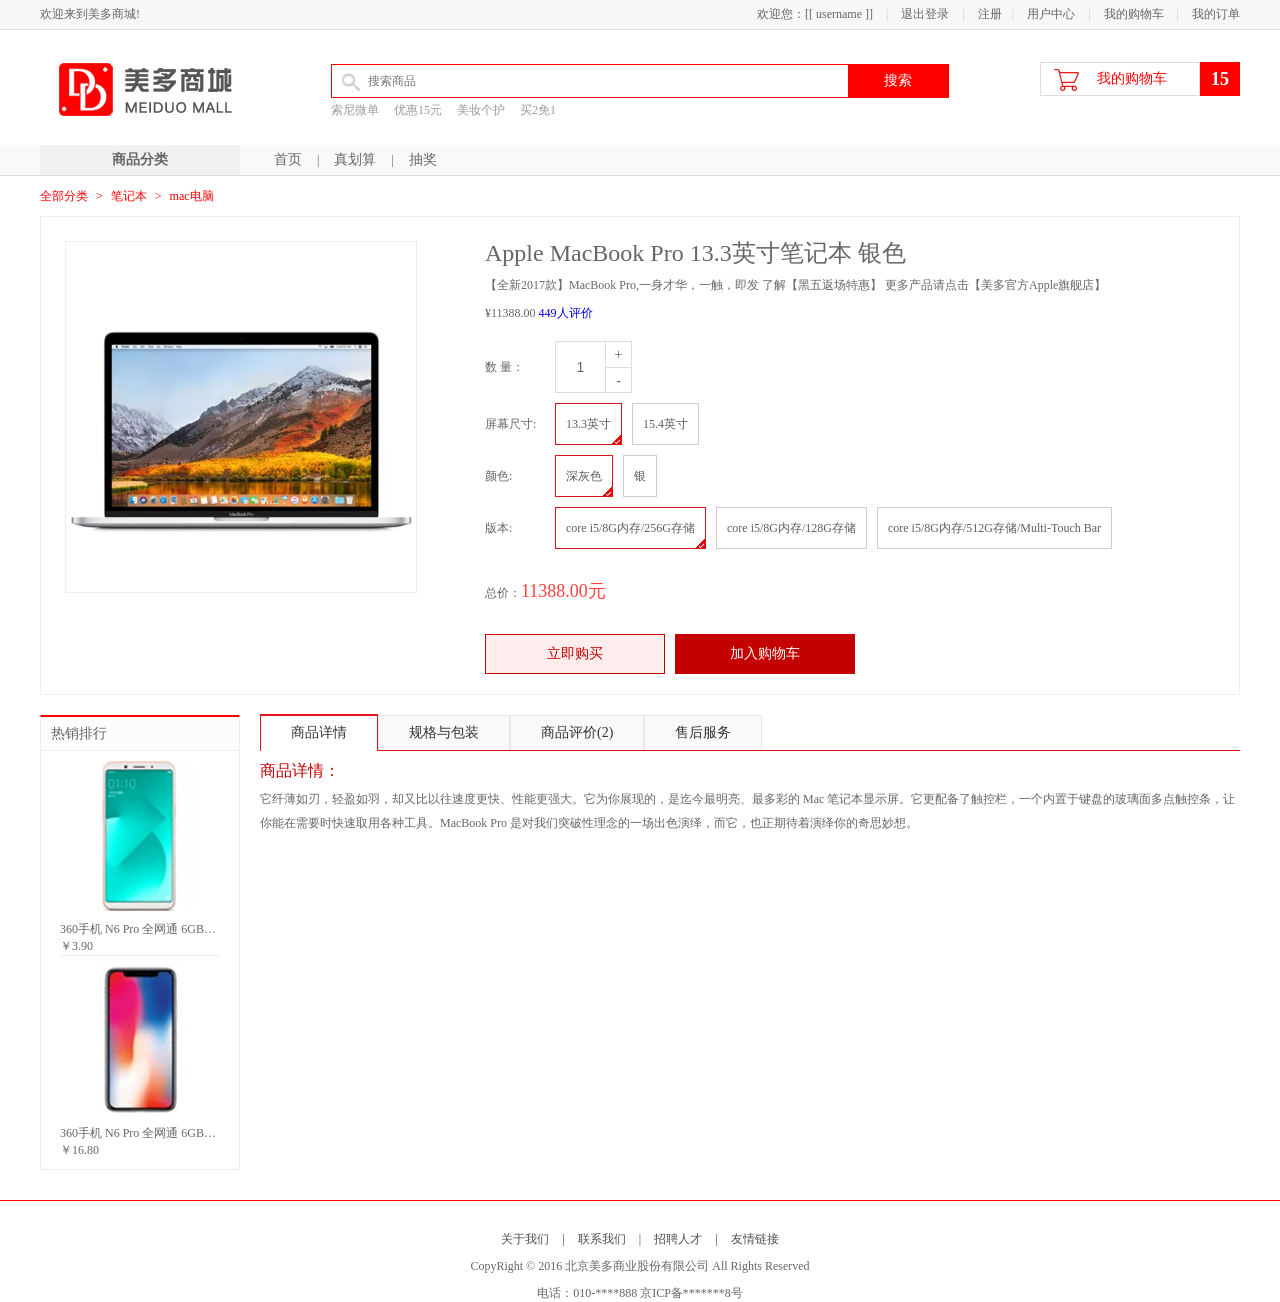
<file: front_end_pc/detail.html>
<!DOCTYPE html PUBLIC "-//W3C//DTD XHTML 1.0 Transitional//EN" "http://www.w3.org/TR/xhtml1/DTD/xhtml1-transitional.dtd">
<html xmlns="http://www.w3.org/1999/xhtml" xml:lang="en">
<head>
	<meta http-equiv="Content-Type" content="text/html;charset=UTF-8">
	<title>美多商城-商品详情</title>
	<link rel="stylesheet" type="text/css" href="css/reset.css">
	<link rel="stylesheet" type="text/css" href="css/main.css">
	<script type="text/javascript" src="js/jquery-1.12.4.min.js"></script>
	<script>
		$(function(){
			var $tab_btn = $('.detail_tab li');
			var $tab_con = $('.tab_content');
			$tab_btn.click(function(){
				$(this).addClass('active').siblings().removeClass('active');
				$tab_con.eq( $(this).index() ).addClass('current').siblings().removeClass('current');
			})
		})
	</script>
</head>
<body>
	<div class="header_con">
		<div class="header">
			<div class="welcome fl">欢迎来到美多商城!</div>
			<div class="fr">
                <div v-if="username" class="login_btn fl">
                    欢迎您：<em>[[ username ]]</em>
                    <span>|</span>
                    <a @click="logoutfunc">退出</a>
                </div>
                <div v-else class="login_btn fl">
                    <a href="login.html">登录</a>
                    <span>|</span>
                    <a href="register.html">注册</a>
                </div>
                <div class="user_link fl">
                    <span>|</span>
                    <a href="user_center_info.html">用户中心</a>
                    <span>|</span>
                    <a href="cart.html">我的购物车</a>
                    <span>|</span>
                    <a href="user_center_order.html">我的订单</a>
                </div>
            </div>
		</div>		
	</div>

	<div class="search_bar clearfix">
			<a href="index.html" class="logo fl"><img src="images/logo.png"></a>
			<div class="search_wrap fl">
				<div class="search_con">
					<input type="text" class="input_text fl" name="" placeholder="搜索商品">
					<input type="button" class="input_btn fr" name="" value="搜索">
				</div>
				<ul class="search_suggest fl">
					<li><a href="#">索尼微单</a></li>
					<li><a href="#">优惠15元</a></li>
					<li><a href="#">美妆个护</a></li>
					<li><a href="#">买2免1</a></li>
				</ul>
			</div>
	
			<div @mouseenter="get_cart" class="guest_cart fr" v-cloak>
    <a href="#" class="cart_name fl">我的购物车</a>
    <div class="goods_count fl" id="show_count">15</div>
    <ul class="cart_goods_show">
        <li v-for="sku in carts">
            <img :src="sku.default_image_url" alt="商品图片">
            <h4>[[ sku.name ]]</h4>
            <div>[[ sku.count ]]</div>
        </li>
    </ul>
</div>
	
		</div>

		<div class="navbar_con">
				<div class="navbar">
					<div class="sub_menu_con fl">
						<h1 class="fl">商品分类</h1>
						<ul class="sub_menu">			
							<li>
								<div class="level1">
									<a href="#">手机</a><a href="#">运营商</a><a href="#">数码</a>
								</div>
								<div class="level2">
									<div class="list_group">
										<div class="group_name fl">手机通讯 &gt;</div>
										<div class="group_detail fl">
											<a href="#">手机</a>
											<a href="#">对讲机</a>
											<a href="#">以旧换新</a>
											<a href="#">手机维修</a>
										</div>						
									</div>
									<div class="list_group">
										<div class="group_name fl">运营商 &gt;</div>
										<div class="group_detail fl">
											<a href="#">合约机</a>
											<a href="#">选号码</a>
											<a href="#">固话宽带</a>
											<a href="#">办套餐</a>
											<a href="#">充话费/流量</a>
											<a href="#">中国电信</a>
											<a href="#">中国移动</a>
											<a href="#">中国联通</a>
											<a href="#">京东通信</a>
											<a href="#">170选号</a>
										</div>												
									</div>
								</div>
							</li>
							<li>
								<div class="level1">
									<a href="#">电脑</a><a href="#">办公</a>
								</div>
								<div class="level2">
									<div class="list_group">
										<div class="group_name fl">电脑 &gt;</div>
										<div class="group_detail fl">
											<a href="#">曲面电视</a>
											<a href="#">超薄电视</a>
											<a href="#">HDR电视</a>
											<a href="#">OLED电视</a>
											<a href="#">4K超清电视</a>
											<a href="#">人工智能电视</a>
											<a href="#">55英寸</a>
											<a href="#">65英寸</a>							        
										</div>
									</div>
								</div>
							</li>
							<li>
								<div class="level1">
									<a href="#">家居</a><a href="#">家具</a><a href="#">家装</a><a href="#">厨具</a>
								</div>
								<div class="level2">
									<div class="list_group">
										<div class="group_name fl">家具 &gt;</div>
										<div class="group_detail fl">
											<a href="#">曲面电视</a>
											<a href="#">超薄电视</a>
											<a href="#">HDR电视</a>
											<a href="#">OLED电视</a>
											<a href="#">4K超清电视</a>
											<a href="#">人工智能电视</a>
											<a href="#">55英寸</a>
											<a href="#">65英寸</a>							        
										</div>
									</div>
								</div>
							</li>
							<li>
								<div class="level1">
									<a href="#">男装</a><a href="#">女装</a><a href="#">童装</a><a href="#">内衣</a>
								</div>
								<div class="level2">
									<div class="list_group">
										<div class="group_name fl">男装 &gt;</div>
										<div class="group_detail fl">
											<a href="#">男装</a>					        
										</div>
									</div>
								</div>
							</li>
							<li>
								<div class="level1">
									<a href="#">女鞋</a><a href="#">箱包</a><a href="#">钟表</a><a href="#">珠宝</a>
								</div>
								<div class="level2">
									<div class="list_group">
										<div class="group_name fl">女鞋 &gt;</div>
										<div class="group_detail fl">
											<a href="#">女鞋</a>					        
										</div>
									</div>
								</div>
							</li>
							<li>
								<div class="level1">
									<a href="#">男鞋</a><a href="#">运动</a><a href="#">户外</a>
								</div>
								<div class="level2">
									<div class="list_group">
										<div class="group_name fl">男鞋 &gt;</div>
										<div class="group_detail fl">
											<a href="#">男鞋</a>					        
										</div>
									</div>
								</div>
							</li>
							<li>
								<div class="level1">
									<a href="#">房产</a><a href="#">汽车</a><a href="#">汽车用品</a>
								</div>
								<div class="level2">
									<div class="list_group">
										<div class="group_name fl">汽车用品 &gt;</div>
										<div class="group_detail fl">
											<a href="#">汽车用品</a>					        
										</div>
									</div>
								</div>
							</li>
							<li>
								<div class="level1">
									<a href="#">母婴</a><a href="#">玩具乐器</a>
								</div>
								<div class="level2">
									<div class="list_group">
										<div class="group_name fl">玩具乐器 &gt;</div>
										<div class="group_detail fl">
											<a href="#">玩具乐器</a>					        
										</div>
									</div>
								</div>
							</li>
							<li>
								<div class="level1">
									<a href="#">食品</a><a href="#">酒类</a><a href="#">生鲜</a><a href="#">特产</a>
								</div>
								<div class="level2">
									<div class="list_group">
										<div class="group_name fl">食品 &gt;</div>
										<div class="group_detail fl">
											<a href="#">食品</a>					        
										</div>
									</div>
								</div>
							</li>
							<li>
								<div class="level1">
									<a href="#">图书</a><a href="#">音像</a><a href="#">电子书</a>
								</div>
								<div class="level2">
									<div class="list_group">
										<div class="group_name fl">图书 &gt;</div>
										<div class="group_detail fl">
											<a href="#">图书</a>					        
										</div>
									</div>
								</div>
							</li>
							<li>
								<div class="level1">
									<a href="#">机票</a><a href="#">酒店</a><a href="#">旅游</a><a href="#">生活</a>
								</div>
								<div class="level2">
									<div class="list_group">
										<div class="group_name fl">机票 &gt;</div>
										<div class="group_detail fl">
											<a href="#">机票</a>			        
										</div>
									</div>
								</div>
							</li>
						</ul>
					</div>		
		
					<ul class="navlist fl">
						<li><a href="">首页</a></li>
						<li class="interval">|</li>
						<li><a href="">真划算</a></li>
						<li class="interval">|</li>
						<li><a href="">抽奖</a></li>
					</ul>
				</div>
			</div>

	<div class="breadcrumb">
		<a href="#">全部分类</a>
		<span>></span>
		<a href="#">笔记本</a>
		<span>></span>
		<a href="#">mac电脑</a>
	</div>

	<div class="goods_detail_con clearfix">
		<div class="goods_detail_pic fl"><img src="images/goods_450.jpg"></div>
		<div class="goods_detail_list fr">
			<h3>Apple MacBook Pro 13.3英寸笔记本 银色</h3>
			<p>【全新2017款】MacBook Pro,一身才华，一触，即发 了解【黑五返场特惠】 更多产品请点击【美多官方Apple旗舰店】</p>
			<div class="prize_bar">
				<span class="show_pirze">¥<em>11388.00</em></span>
				<a href="javascript:;" class="goods_judge">449人评价</a>
			</div>
			<div class="goods_num clearfix">
				<div class="num_name fl">数 量：</div>
				<div class="num_add fl">
					<input type="text" class="num_show fl" value="1">
					<a href="javascript:;" class="add fr">+</a>
					<a href="javascript:;" class="minus fr">-</a>	
				</div> 
			</div>
			<div class="type_select">
				<label>屏幕尺寸:</label>
				<a href="javascript:;" class="select">13.3英寸</a>
				<a href="javascript:;">15.4英寸</a>
			</div>
			<div class="type_select">
				<label>颜色:</label>
				<a href="javascript:;" class="select">深灰色</a>
				<a href="javascript:;">银</a>
			</div>
			<div class="type_select">
				<label>版本:</label>
				<a href="javascript:;" class="select">core i5/8G内存/256G存储</a>
				<a href="javascript:;">core i5/8G内存/128G存储</a>
				<a href="javascript:;">core i5/8G内存/512G存储/Multi-Touch Bar</a>
			</div>
			<div class="total">总价：<em>11388.00元</em></div>
			<div class="operate_btn">
				<a href="javascript:;" class="buy_btn">立即购买</a>
				<a href="javascript:;" class="add_cart" id="add_cart">加入购物车</a>				
			</div>
		</div>
	</div>

	<div class="main_wrap clearfix">
		<div class="l_wrap fl clearfix">
			<div class="new_goods">
				<h3>热销排行</h3>
				<ul>
					<li>
						<a href="#"><img src="images/goods/goods001.jpg"></a>
						<h4><a href="#">360手机 N6 Pro 全网通 6GB+128GB 极夜黑</a></h4>
						<div class="prize">￥3.90</div>
					</li>
					<li>
						<a href="#"><img src="images/goods/goods002.jpg"></a>
						<h4><a href="#">360手机 N6 Pro 全网通 6GB+128GB 极夜黑</a></h4>
						<div class="prize">￥16.80</div>
					</li>
				</ul>
			</div>
		</div>

		<div class="r_wrap fr clearfix">
			<ul class="detail_tab clearfix">
				<li class="active">商品详情</li>
				<li>规格与包装</li>
				<li>商品评价(2)</li>
				<li>售后服务</li>
			</ul>
			<div class="tab_content current">
				<dl>
					<dt>商品详情：</dt>
					<dd>它纤薄如刃，轻盈如羽，却又比以往速度更快、性能更强大。它为你展现的，是迄今最明亮、最多彩的 Mac 笔记本显示屏。它更配备了触控栏，一个内置于键盘的玻璃面多点触控条，让你能在需要时快速取用各种工具。MacBook Pro 是对我们突破性理念的一场出色演绎，而它，也正期待着演绎你的奇思妙想。 </dd>
				</dl>
			</div>
			<div class="tab_content">
				<dl>
					<dt>规格与包装：</dt>
					<dd>它纤薄如刃，轻盈如羽，却又比以往速度更快、性能更强大。它为你展现的，是迄今最明亮、最多彩的 Mac 笔记本显示屏。它更配备了触控栏，一个内置于键盘的玻璃面多点触控条，让你能在需要时快速取用各种工具。MacBook Pro 是对我们突破性理念的一场出色演绎，而它，也正期待着演绎你的奇思妙想。 </dd>
				</dl>
			</div>
			<div class="tab_content">
				<ul class="judge_list_con">
					<li class="judge_list fl">
						<div class="user_info fl">
							<img src="images/cat.jpg">
							<b>潇***啼</b>
						</div>
						<div class="judge_info fl">
							<div class="stars_five"></div>
							<div class="judge_detail">派送非常快，第二天上午就收到。2天使用初步总结，前一部手机也是华为P9plus.MATE10pro包装原封未拆精致大气。拆开后第一眼就看到宝石蓝的手机，非常惊艳；然后就是配件一应俱全。开机各方面设置，把通讯录、短信等同步好，同品牌手机同步很快。和P9plus一样的后置指纹识别很方便。录制指纹容易，解锁非常快，秒开！屏幕完好，默认分辨率显示效果很好。</div>
						</div>
					</li>
					<li class="judge_list fl">
						<div class="user_info fl">
							<img src="images/cat.jpg">
							<b>潇***啼</b>
						</div>
						<div class="judge_info fl">
							<div class="stars_four"></div>
							<div class="judge_detail">派送非常快，第二天上午就收到。2天使用初步总结，前一部手机也是华为P9plus.MATE10pro包装原封未拆精致大气。拆开后第一眼就看到宝石蓝的手机，非常惊艳；然后就是配件一应俱全。开机各方面设置，把通讯录、短信等同步好，同品牌手机同步很快。和P9plus一样的后置指纹识别很方便。录制指纹容易，解锁非常快，秒开！屏幕完好，默认分辨率显示效果很好。</div>
						</div>
					</li>
					<li class="judge_list fl">
						<div class="user_info fl">
							<img src="images/cat.jpg">
							<b>潇***啼</b>
						</div>
						<div class="judge_info fl">
							<div class="stars_four"></div>
							<div class="judge_detail">派送非常快，第二天上午就收到。2天使用初步总结，前一部手机也是华为P9plus.MATE10pro包装原封未拆精致大气。拆开后第一眼就看到宝石蓝的手机，非常惊艳；然后就是配件一应俱全。开机各方面设置，把通讯录、短信等同步好，同品牌手机同步很快。和P9plus一样的后置指纹识别很方便。录制指纹容易，解锁非常快，秒开！屏幕完好，默认分辨率显示效果很好。</div>
						</div>
					</li>				
				</ul>
			</div>
			<div class="tab_content">
				<dl>
					<dt>售后服务：</dt>
					<dd>它纤薄如刃，轻盈如羽，却又比以往速度更快、性能更强大。它为你展现的，是迄今最明亮、最多彩的 Mac 笔记本显示屏。它更配备了触控栏，一个内置于键盘的玻璃面多点触控条，让你能在需要时快速取用各种工具。MacBook Pro 是对我们突破性理念的一场出色演绎，而它，也正期待着演绎你的奇思妙想。 </dd>
				</dl>
			</div>



		</div>
	</div>

	<div class="footer">
		<div class="foot_link">
			<a href="#">关于我们</a>
			<span>|</span>
			<a href="#">联系我们</a>
			<span>|</span>
			<a href="#">招聘人才</a>
			<span>|</span>
			<a href="#">友情链接</a>		
		</div>
		<p>CopyRight © 2016 北京美多商业股份有限公司 All Rights Reserved</p>
		<p>电话：010-****888    京ICP备*******8号</p>
	</div>

	
</body>
</html>
</file>
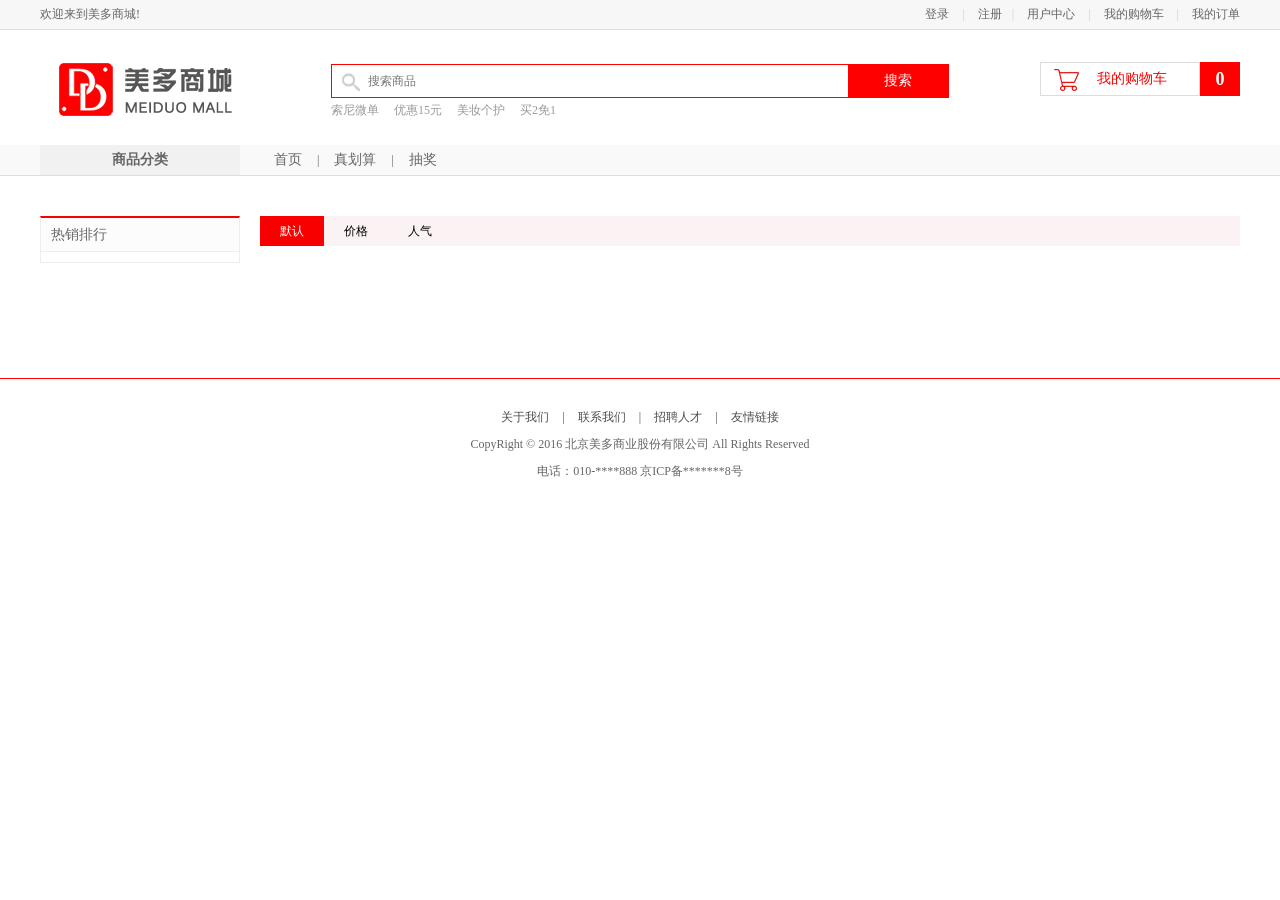
<file: front_end_pc/list.html>
<!DOCTYPE html PUBLIC "-//W3C//DTD XHTML 1.0 Transitional//EN" "http://www.w3.org/TR/xhtml1/DTD/xhtml1-transitional.dtd">
<html xmlns="http://www.w3.org/1999/xhtml" xml:lang="en">
<head>
    <meta http-equiv="Content-Type" content="text/html;charset=UTF-8">
    <title>美多商城-商品列表</title>
    <link rel="stylesheet" type="text/css" href="css/reset.css">
    <link rel="stylesheet" type="text/css" href="css/main.css">
    <script type="text/javascript" src="js/host.js"></script>
    <script type="text/javascript" src="js/vue-2.5.16.js"></script>
    <script type="text/javascript" src="js/axios-0.18.0.min.js"></script>
</head>
<body>
    <div id="app" v-cloak>
    <div class="header_con">
        <div class="header">
            <div class="welcome fl">欢迎来到美多商城!</div>
            <div class="fr">
                <div v-if="username" class="login_btn fl">
                    欢迎您：<em>[[ username ]]</em>
                    <span>|</span>
                    <a @click="logoutfunc">退出</a>
                </div>
                <div v-else class="login_btn fl">
                    <a href="login.html">登录</a>
                    <span>|</span>
                    <a href="register.html">注册</a>
                </div>
                <div class="user_link fl">
                    <span>|</span>
                    <a href="user_center_info.html">用户中心</a>
                    <span>|</span>
                    <a href="cart.html">我的购物车</a>
                    <span>|</span>
                    <a href="user_center_order.html">我的订单</a>
                </div>
            </div>
        </div>
    </div>

    <div class="search_bar clearfix">
        <a href="index.html" class="logo fl"><img src="images/logo.png"></a>
        <div class="search_wrap fl">
            <form method="get" action="/search.html" class="search_con">
                <input type="text" class="input_text fl" name="q" placeholder="搜索商品">
                <input type="button" class="input_btn fr" name="" value="搜索">
            </form>
            <ul class="search_suggest fl">
                <li><a href="#">索尼微单</a></li>
                <li><a href="#">优惠15元</a></li>
                <li><a href="#">美妆个护</a></li>
                <li><a href="#">买2免1</a></li>
            </ul>
        </div>

        <div @mouseenter="get_cart" class="guest_cart fr" v-cloak>
    <a href="#" class="cart_name fl">我的购物车</a>
    <div class="goods_count fl" id="show_count">[[cart_total_count]]</div>
    <ul class="cart_goods_show">
        <li v-for="sku in carts">
            <img :src="sku.default_image_url" alt="商品图片">
            <h4>[[ sku.name ]]</h4>
            <div>[[ sku.count ]]</div>
        </li>
    </ul>
</div>

    </div>

    <div class="navbar_con">
        <div class="navbar">
            <div class="sub_menu_con fl">
                <h1 class="fl">商品分类</h1>
                <ul class="sub_menu">
                    <li>
                        <div class="level1">
                            <a href="#">手机</a><a href="#">运营商</a><a href="#">数码</a>
                        </div>
                        <div class="level2">
                            <div class="list_group">
                                <div class="group_name fl">手机通讯 &gt;</div>
                                <div class="group_detail fl">
                                    <a href="/list.html?cat=115">手机</a>
                                    <a href="#">对讲机</a>
                                    <a href="#">以旧换新</a>
                                    <a href="#">手机维修</a>
                                </div>
                            </div>
                            <div class="list_group">
                                <div class="group_name fl">运营商 &gt;</div>
                                <div class="group_detail fl">
                                    <a href="#">合约机</a>
                                    <a href="#">选号码</a>
                                    <a href="#">固话宽带</a>
                                    <a href="#">办套餐</a>
                                    <a href="#">充话费/流量</a>
                                    <a href="#">中国电信</a>
                                    <a href="#">中国移动</a>
                                    <a href="#">中国联通</a>
                                    <a href="#">京东通信</a>
                                    <a href="#">170选号</a>
                                </div>
                            </div>
                        </div>
                    </li>
                    <li>
                        <div class="level1">
                            <a href="#">电脑</a><a href="#">办公</a>
                        </div>
                        <div class="level2">
                            <div class="list_group">
                                <div class="group_name fl">电脑 &gt;</div>
                                <div class="group_detail fl">
                                    <a href="#">曲面电视</a>
                                    <a href="#">超薄电视</a>
                                    <a href="#">HDR电视</a>
                                    <a href="#">OLED电视</a>
                                    <a href="#">4K超清电视</a>
                                    <a href="#">人工智能电视</a>
                                    <a href="#">55英寸</a>
                                    <a href="#">65英寸</a>
                                </div>
                            </div>
                        </div>
                    </li>
                    <li>
                        <div class="level1">
                            <a href="#">家居</a><a href="#">家具</a><a href="#">家装</a><a href="#">厨具</a>
                        </div>
                        <div class="level2">
                            <div class="list_group">
                                <div class="group_name fl">家具 &gt;</div>
                                <div class="group_detail fl">
                                    <a href="#">曲面电视</a>
                                    <a href="#">超薄电视</a>
                                    <a href="#">HDR电视</a>
                                    <a href="#">OLED电视</a>
                                    <a href="#">4K超清电视</a>
                                    <a href="#">人工智能电视</a>
                                    <a href="#">55英寸</a>
                                    <a href="#">65英寸</a>
                                </div>
                            </div>
                        </div>
                    </li>
                    <li>
                        <div class="level1">
                            <a href="#">男装</a><a href="#">女装</a><a href="#">童装</a><a href="#">内衣</a>
                        </div>
                        <div class="level2">
                            <div class="list_group">
                                <div class="group_name fl">男装 &gt;</div>
                                <div class="group_detail fl">
                                    <a href="#">男装</a>
                                </div>
                            </div>
                        </div>
                    </li>
                    <li>
                        <div class="level1">
                            <a href="#">女鞋</a><a href="#">箱包</a><a href="#">钟表</a><a href="#">珠宝</a>
                        </div>
                        <div class="level2">
                            <div class="list_group">
                                <div class="group_name fl">女鞋 &gt;</div>
                                <div class="group_detail fl">
                                    <a href="#">女鞋</a>
                                </div>
                            </div>
                        </div>
                    </li>
                    <li>
                        <div class="level1">
                            <a href="#">男鞋</a><a href="#">运动</a><a href="#">户外</a>
                        </div>
                        <div class="level2">
                            <div class="list_group">
                                <div class="group_name fl">男鞋 &gt;</div>
                                <div class="group_detail fl">
                                    <a href="#">男鞋</a>
                                </div>
                            </div>
                        </div>
                    </li>
                    <li>
                        <div class="level1">
                            <a href="#">房产</a><a href="#">汽车</a><a href="#">汽车用品</a>
                        </div>
                        <div class="level2">
                            <div class="list_group">
                                <div class="group_name fl">汽车用品 &gt;</div>
                                <div class="group_detail fl">
                                    <a href="#">汽车用品</a>
                                </div>
                            </div>
                        </div>
                    </li>
                    <li>
                        <div class="level1">
                            <a href="#">母婴</a><a href="#">玩具乐器</a>
                        </div>
                        <div class="level2">
                            <div class="list_group">
                                <div class="group_name fl">玩具乐器 &gt;</div>
                                <div class="group_detail fl">
                                    <a href="#">玩具乐器</a>
                                </div>
                            </div>
                        </div>
                    </li>
                    <li>
                        <div class="level1">
                            <a href="#">食品</a><a href="#">酒类</a><a href="#">生鲜</a><a href="#">特产</a>
                        </div>
                        <div class="level2">
                            <div class="list_group">
                                <div class="group_name fl">食品 &gt;</div>
                                <div class="group_detail fl">
                                    <a href="#">食品</a>
                                </div>
                            </div>
                        </div>
                    </li>
                    <li>
                        <div class="level1">
                            <a href="#">图书</a><a href="#">音像</a><a href="#">电子书</a>
                        </div>
                        <div class="level2">
                            <div class="list_group">
                                <div class="group_name fl">图书 &gt;</div>
                                <div class="group_detail fl">
                                    <a href="#">图书</a>
                                </div>
                            </div>
                        </div>
                    </li>
                    <li>
                        <div class="level1">
                            <a href="#">机票</a><a href="#">酒店</a><a href="#">旅游</a><a href="#">生活</a>
                        </div>
                        <div class="level2">
                            <div class="list_group">
                                <div class="group_name fl">机票 &gt;</div>
                                <div class="group_detail fl">
                                    <a href="#">机票</a>
                                </div>
                            </div>
                        </div>
                    </li>
                </ul>
            </div>


            <ul class="navlist fl">
                <li><a href="">首页</a></li>
                <li class="interval">|</li>
                <li><a href="">真划算</a></li>
                <li class="interval">|</li>
                <li><a href="">抽奖</a></li>
            </ul>
        </div>
    </div>

    <div class="breadcrumb">
        <a v-if="cat1.name" :href="cat1.url">[[cat1.name]]</a>
        <template v-if="cat2.name">
            <span>&gt;</span>
            <a :href="cat2.url">[[cat2.name]]</a>
        </template>
        <template v-if="cat3.name">
            <span>&gt;</span>
            <a :href="cat3.url">[[cat3.name]]</a>
        </template>
    </div>

    <div class="main_wrap clearfix">
        <div class="l_wrap fl clearfix">
            <div class="new_goods">
                <h3>热销排行</h3>
                <ul>
                    <li v-for="sku in hot_skus">
                        <a :href="sku.url"><img :src="sku.default_image_url" :alt="sku.name"></a>
                        <h4><a :href="sku.url">[[sku.name]]</a></h4>
                        <div class="prize">￥[[sku.price]]</div>
                    </li>
                </ul>
            </div>
        </div>

        <div class="r_wrap fr clearfix">
            <div class="sort_bar">
                <a @click="on_sort('-create_time')" :class="ordering=='-create_time'?'active':''">默认</a>
                <a @click="on_sort('price')" :class="ordering=='price'?'active':''">价格</a>
                <a @click="on_sort('-sales')" :class="ordering=='-sales'?'active':''">人气</a>
            </div>

            <ul class="goods_type_list clearfix">
                <li v-for="sku in skus">
                    <a :href="sku.url"><img :src="sku.default_image_url" :alt="sku.name"></a>
                    <h4><a :href="sku.url">[[sku.name]]</a></h4>
                    <div class="operate">
                        <span class="prize">￥[[sku.price]]</span>
                        <span>[[sku.comments]]评价</span>
                    </div>
                </li>
            </ul>
            <div class="pagenation">
                <a v-show="previous" @click="on_page(previous)">上一页</a>
                <a v-for="num in count" @click="on_page(num)" :class="num==page?'active':''">[[num]]</a>
                <a v-show="next" @click="on_page(next)">下一页></a>
            </div>
        </div>
    </div>

    <div class="footer">
        <div class="foot_link">
            <a href="#">关于我们</a>
            <span>|</span>
            <a href="#">联系我们</a>
            <span>|</span>
            <a href="#">招聘人才</a>
            <span>|</span>
            <a href="#">友情链接</a>
        </div>
        <p>CopyRight © 2016 北京美多商业股份有限公司 All Rights Reserved</p>
        <p>电话：010-****888    京ICP备*******8号</p>
    </div>
    </div>
    <script type="text/javascript" src="js/common.js"></script>
    <script type="text/javascript" src="js/list.js?v=20261006-2"></script>
</body>
</html>
</file>
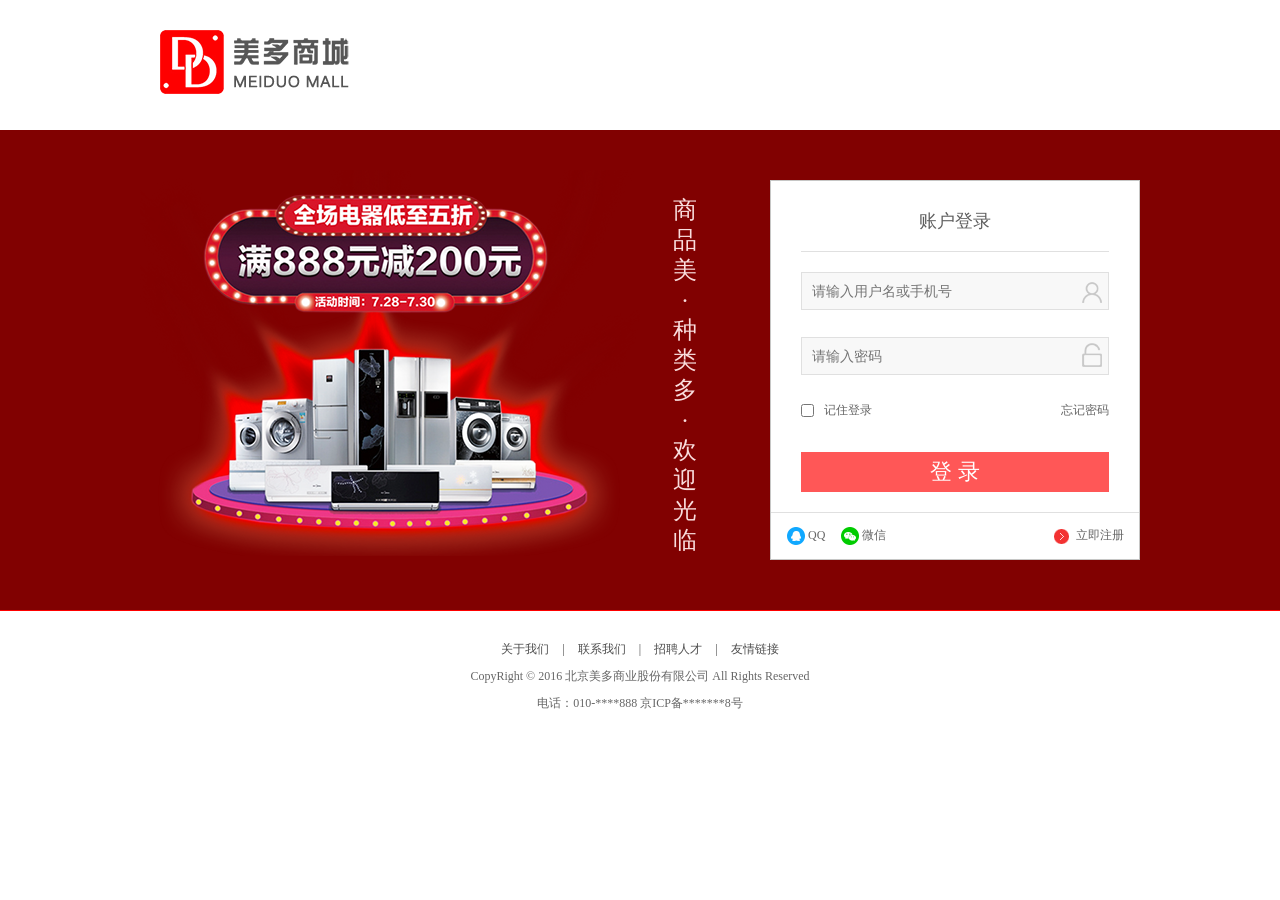
<file: front_end_pc/login.html>
<!DOCTYPE html PUBLIC "-//W3C//DTD XHTML 1.0 Transitional//EN" "http://www.w3.org/TR/xhtml1/DTD/xhtml1-transitional.dtd">
<html xmlns="http://www.w3.org/1999/xhtml" xml:lang="en">
<head>
    <meta http-equiv="Content-Type" content="text/html;charset=UTF-8">
    <title>美多商城-登录</title>
    <link rel="stylesheet" type="text/css" href="css/reset.css">
    <link rel="stylesheet" type="text/css" href="css/main.css">
    <script type="text/javascript" src="js/host.js"></script>
    <script type="text/javascript" src="js/vue-2.5.16.js"></script>
    <script type="text/javascript" src="js/axios-0.18.0.min.js"></script>
</head>
<body>
    <div class="login_top clearfix">
        <a href="index.html" class="login_logo"><img src="images/logo02.png"></a>
    </div>
    <div class="login_form_bg" id='app'>
        <div class="login_form_wrap clearfix">
            <div class="login_banner fl"></div>
            <div class="slogan fl">商品美 · 种类多 · 欢迎光临</div>
            <div class="login_form fr">
                <div class="login_title clearfix">
                    <a href="javascript:;" class="cur">账户登录</a>
                </div>
                <div class="form_con">
                    <div class="form_input cur">
                     
                        <form id="login-form" @submit.prevent="on_submit">
                            <input type="text" v-model="username" @blur="check_username" name="" class="name_input" placeholder="请输入用户名或手机号">
                            <div v-show="error_username" class="user_error" v-cloak>请填写用户名或手机号</div>
                            <input type="password" v-model="password" @blur="check_pwd" name="pwd" class="pass_input" placeholder="请输入密码">
                            <div v-show="error_pwd" class="pwd_error" v-cloak>{{ error_pwd_message }}</div>
                            <div class="more_input clearfix">
                                <input type="checkbox" v-model="remember">
                                <label>记住登录</label>
                                <a href="/find_password.html">忘记密码</a>
                            </div>
                            <input type="submit" name="" value="登 录" class="input_submit">
                        </form>
                    </div>
                </div>
                <div class="third_party">
                    <a @click="qq_login" class="qq_login">QQ</a>
                    <a href="#" class="weixin_login">微信</a>
                    <a href="/register.html" class="register_btn">立即注册</a>
                </div>

            </div>
        </div>
    </div>

    <div class="footer no-mp">
        <div class="foot_link">
            <a href="#">关于我们</a>
            <span>|</span>
            <a href="#">联系我们</a>
            <span>|</span>
            <a href="#">招聘人才</a>
            <span>|</span>
            <a href="#">友情链接</a>
        </div>
        <p>CopyRight © 2016 北京美多商业股份有限公司 All Rights Reserved</p>
        <p>电话：010-****888    京ICP备*******8号</p>
    </div>
    <script type="text/javascript" src="js/login.js"></script>
</body>
</html>
</file>
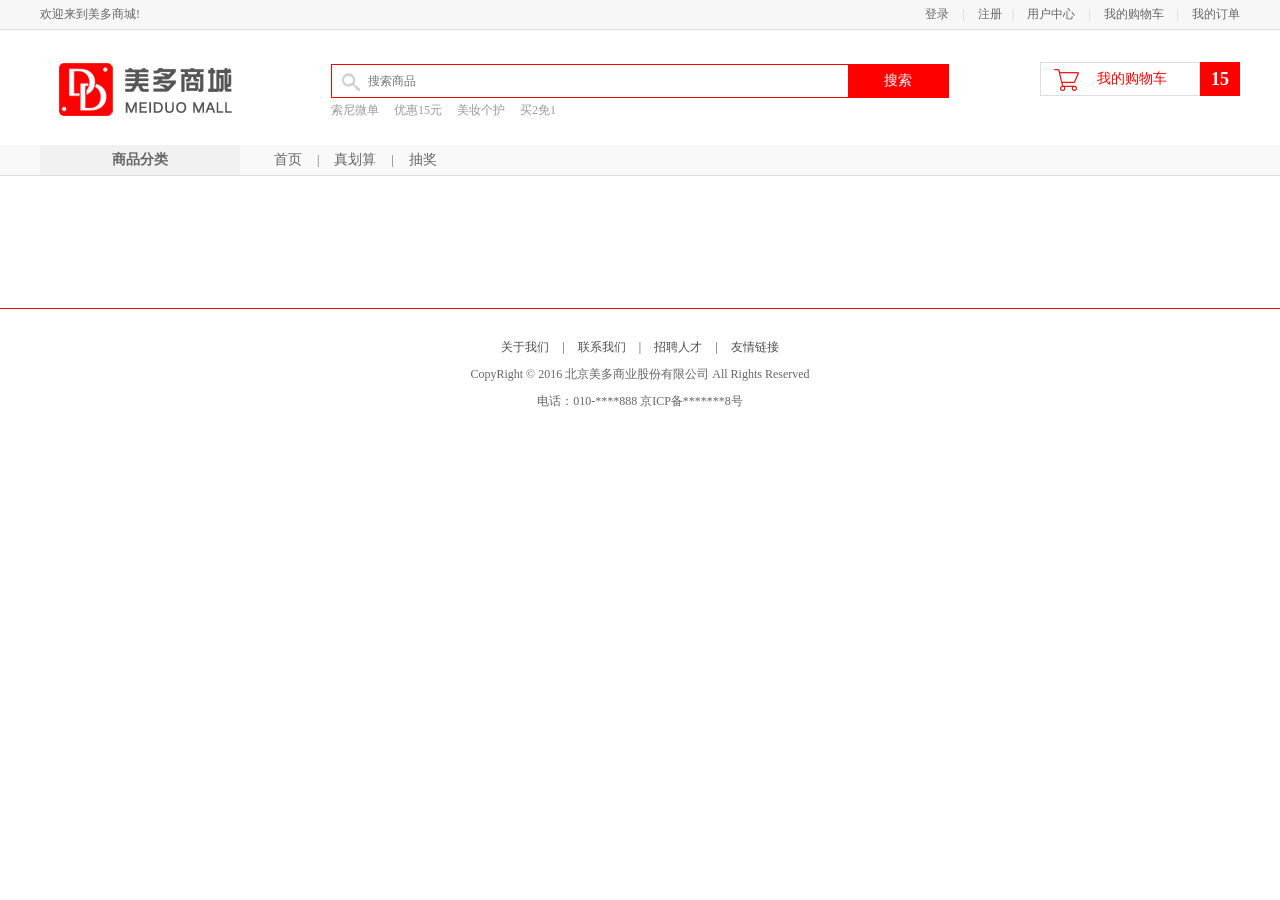
<file: front_end_pc/search.html>
<!DOCTYPE html PUBLIC "-//W3C//DTD XHTML 1.0 Transitional//EN" "http://www.w3.org/TR/xhtml1/DTD/xhtml1-transitional.dtd">
<html xmlns="http://www.w3.org/1999/xhtml" xml:lang="en">
<head>
    <meta http-equiv="Content-Type" content="text/html;charset=UTF-8">
    <title>美多商城-搜索结果</title>
    <link rel="stylesheet" type="text/css" href="css/reset.css">
    <link rel="stylesheet" type="text/css" href="css/main.css">
    <script type="text/javascript" src="js/host.js"></script>
    <script type="text/javascript" src="js/vue-2.5.16.js"></script>
    <script type="text/javascript" src="js/axios-0.18.0.min.js"></script>
</head>
<body>
    <div id="app" v-cloak>
    <div class="header_con">
        <div class="header">
            <div class="welcome fl">欢迎来到美多商城!</div>
            <div class="fr">
                <div v-if="username" class="login_btn fl">
                    欢迎您：<em>[[ username ]]</em>
                    <span>|</span>
                    <a>退出</a>
                </div>
                <div v-else class="login_btn fl">
                    <a href="login.html">登录</a>
                    <span>|</span>
                    <a href="register.html">注册</a>
                </div>
                <div class="user_link fl">
                    <span>|</span>
                    <a href="user_center_info.html">用户中心</a>
                    <span>|</span>
                    <a href="cart.html">我的购物车</a>
                    <span>|</span>
                    <a href="user_center_order.html">我的订单</a>
                </div>
            </div>
        </div>
    </div>

    <div class="search_bar clearfix">
        <a href="index.html" class="logo fl"><img src="images/logo.png"></a>
        <div class="search_wrap fl">
            <form method="get" action="/search.html" class="search_con">
                <input type="text" v-model="searchkey" class="input_text fl" name="q" placeholder="搜索商品">
                <input type="submit" class="input_btn fr" name="" value="搜索">
            </form>
            <ul class="search_suggest fl">
                <li><a href="#">索尼微单</a></li>
                <li><a href="#">优惠15元</a></li>
                <li><a href="#">美妆个护</a></li>
                <li><a href="#">买2免1</a></li>
            </ul>
        </div>

        <div class="guest_cart fr">
            <a href="#" class="cart_name fl">我的购物车</a>
            <div class="goods_count fl" id="show_count">15</div>

            <ul class="cart_goods_show">
                <li>
                    <img src="images/goods/goods001.jpg" alt="商品图片">
                    <h4>商品名称手机</h4>
                    <div>4</div>
                </li>
                <li>
                    <img src="images/goods/goods002.jpg" alt="商品图片">
                    <h4>商品名称手机</h4>
                    <div>5</div>
                </li>
                <li>
                    <img src="images/goods/goods003.jpg" alt="商品图片">
                    <h4>商品名称手机</h4>
                    <div>6</div>
                </li>
                <li>
                    <img src="images/goods/goods003.jpg" alt="商品图片">
                    <h4>商品名称手机</h4>
                    <div>6</div>
                </li>
            </ul>
        </div>

    </div>

    <div class="navbar_con">
        <div class="navbar">
            <div class="sub_menu_con fl">
                <h1 class="fl">商品分类</h1>
                <ul class="sub_menu">
                    <li>
                        <div class="level1">
                            <a href="#">手机</a><a href="#">运营商</a><a href="#">数码</a>
                        </div>
                        <div class="level2">
                            <div class="list_group">
                                <div class="group_name fl">手机通讯 &gt;</div>
                                <div class="group_detail fl">
                                    <a href="#">手机</a>
                                    <a href="#">对讲机</a>
                                    <a href="#">以旧换新</a>
                                    <a href="#">手机维修</a>
                                </div>
                            </div>
                            <div class="list_group">
                                <div class="group_name fl">运营商 &gt;</div>
                                <div class="group_detail fl">
                                    <a href="#">合约机</a>
                                    <a href="#">选号码</a>
                                    <a href="#">固话宽带</a>
                                    <a href="#">办套餐</a>
                                    <a href="#">充话费/流量</a>
                                    <a href="#">中国电信</a>
                                    <a href="#">中国移动</a>
                                    <a href="#">中国联通</a>
                                    <a href="#">京东通信</a>
                                    <a href="#">170选号</a>
                                </div>
                            </div>
                        </div>
                    </li>
                    <li>
                        <div class="level1">
                            <a href="#">电脑</a><a href="#">办公</a>
                        </div>
                        <div class="level2">
                            <div class="list_group">
                                <div class="group_name fl">电脑 &gt;</div>
                                <div class="group_detail fl">
                                    <a href="#">曲面电视</a>
                                    <a href="#">超薄电视</a>
                                    <a href="#">HDR电视</a>
                                    <a href="#">OLED电视</a>
                                    <a href="#">4K超清电视</a>
                                    <a href="#">人工智能电视</a>
                                    <a href="#">55英寸</a>
                                    <a href="#">65英寸</a>
                                </div>
                            </div>
                        </div>
                    </li>
                    <li>
                        <div class="level1">
                            <a href="#">家居</a><a href="#">家具</a><a href="#">家装</a><a href="#">厨具</a>
                        </div>
                        <div class="level2">
                            <div class="list_group">
                                <div class="group_name fl">家具 &gt;</div>
                                <div class="group_detail fl">
                                    <a href="#">曲面电视</a>
                                    <a href="#">超薄电视</a>
                                    <a href="#">HDR电视</a>
                                    <a href="#">OLED电视</a>
                                    <a href="#">4K超清电视</a>
                                    <a href="#">人工智能电视</a>
                                    <a href="#">55英寸</a>
                                    <a href="#">65英寸</a>
                                </div>
                            </div>
                        </div>
                    </li>
                    <li>
                        <div class="level1">
                            <a href="#">男装</a><a href="#">女装</a><a href="#">童装</a><a href="#">内衣</a>
                        </div>
                        <div class="level2">
                            <div class="list_group">
                                <div class="group_name fl">男装 &gt;</div>
                                <div class="group_detail fl">
                                    <a href="#">男装</a>
                                </div>
                            </div>
                        </div>
                    </li>
                    <li>
                        <div class="level1">
                            <a href="#">女鞋</a><a href="#">箱包</a><a href="#">钟表</a><a href="#">珠宝</a>
                        </div>
                        <div class="level2">
                            <div class="list_group">
                                <div class="group_name fl">女鞋 &gt;</div>
                                <div class="group_detail fl">
                                    <a href="#">女鞋</a>
                                </div>
                            </div>
                        </div>
                    </li>
                    <li>
                        <div class="level1">
                            <a href="#">男鞋</a><a href="#">运动</a><a href="#">户外</a>
                        </div>
                        <div class="level2">
                            <div class="list_group">
                                <div class="group_name fl">男鞋 &gt;</div>
                                <div class="group_detail fl">
                                    <a href="#">男鞋</a>
                                </div>
                            </div>
                        </div>
                    </li>
                    <li>
                        <div class="level1">
                            <a href="#">房产</a><a href="#">汽车</a><a href="#">汽车用品</a>
                        </div>
                        <div class="level2">
                            <div class="list_group">
                                <div class="group_name fl">汽车用品 &gt;</div>
                                <div class="group_detail fl">
                                    <a href="#">汽车用品</a>
                                </div>
                            </div>
                        </div>
                    </li>
                    <li>
                        <div class="level1">
                            <a href="#">母婴</a><a href="#">玩具乐器</a>
                        </div>
                        <div class="level2">
                            <div class="list_group">
                                <div class="group_name fl">玩具乐器 &gt;</div>
                                <div class="group_detail fl">
                                    <a href="#">玩具乐器</a>
                                </div>
                            </div>
                        </div>
                    </li>
                    <li>
                        <div class="level1">
                            <a href="#">食品</a><a href="#">酒类</a><a href="#">生鲜</a><a href="#">特产</a>
                        </div>
                        <div class="level2">
                            <div class="list_group">
                                <div class="group_name fl">食品 &gt;</div>
                                <div class="group_detail fl">
                                    <a href="#">食品</a>
                                </div>
                            </div>
                        </div>
                    </li>
                    <li>
                        <div class="level1">
                            <a href="#">图书</a><a href="#">音像</a><a href="#">电子书</a>
                        </div>
                        <div class="level2">
                            <div class="list_group">
                                <div class="group_name fl">图书 &gt;</div>
                                <div class="group_detail fl">
                                    <a href="#">图书</a>
                                </div>
                            </div>
                        </div>
                    </li>
                    <li>
                        <div class="level1">
                            <a href="#">机票</a><a href="#">酒店</a><a href="#">旅游</a><a href="#">生活</a>
                        </div>
                        <div class="level2">
                            <div class="list_group">
                                <div class="group_name fl">机票 &gt;</div>
                                <div class="group_detail fl">
                                    <a href="#">机票</a>
                                </div>
                            </div>
                        </div>
                    </li>
                </ul>
            </div>


            <ul class="navlist fl">
                <li><a href="">首页</a></li>
                <li class="interval">|</li>
                <li><a href="">真划算</a></li>
                <li class="interval">|</li>
                <li><a href="">抽奖</a></li>
            </ul>
        </div>
    </div>


    <div class="main_wrap clearfix">
        <div class=" clearfix">
            <ul class="goods_type_list clearfix">
                <li v-for="sku in skus">
                    <a :href=sku.url><img :src="sku.default_image_url"></a>
                    <h4><a :href=sku.url>[[sku.name]]</a></h4>
                    <div class="operate">
                        <span class="prize">￥[[sku.price]]</span>
                        <span>[[sku.comments]]评价</span>
                        <!--<span>[[sku.caption]]</span>-->
                    </div>
                </li>
            </ul>
            <!--<div v-if="skus.length==0"><p>暂时没有商品。</p></div>-->

            <div class="pagenation">
                <a v-show="previous" @click="on_page(previous)">上一页</a>
                <a v-for="num in page_nums" @click="on_page(num)" :class="num==page?'active':''">[[num]]</a>
                <a v-show="next" @click="on_page(next)">下一页></a>
            </div>
        </div>
    </div>

    <div class="footer">
        <div class="foot_link">
            <a href="#">关于我们</a>
            <span>|</span>
            <a href="#">联系我们</a>
            <span>|</span>
            <a href="#">招聘人才</a>
            <span>|</span>
            <a href="#">友情链接</a>
        </div>
        <p>CopyRight © 2016 北京美多商业股份有限公司 All Rights Reserved</p>
        <p>电话：010-****888    京ICP备*******8号</p>
    </div>
    </div>
    <script type="text/javascript" src="js/search.js"></script>
</body>
</html>
</file>
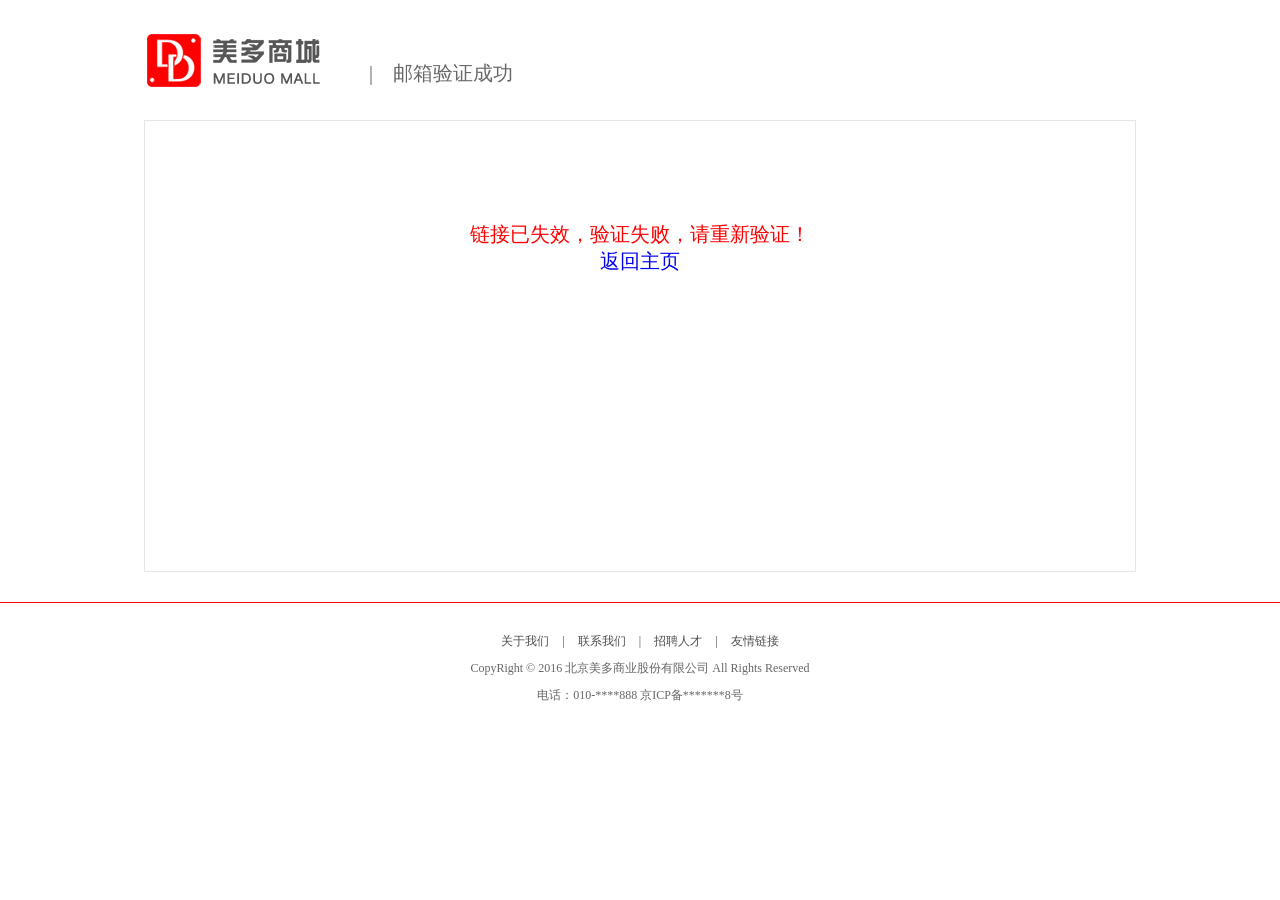
<file: front_end_pc/success_verify_email.html>
<!DOCTYPE html PUBLIC "-//W3C//DTD XHTML 1.0 Transitional//EN" "http://www.w3.org/TR/xhtml1/DTD/xhtml1-transitional.dtd">
<html xmlns="http://www.w3.org/1999/xhtml" xml:lang="en">
<head>
    <meta http-equiv="Content-Type" content="text/html;charset=UTF-8">
    <title>美多商城-邮箱验证成功</title>
    <link rel="stylesheet" type="text/css" href="css/reset.css">
    <link rel="stylesheet" type="text/css" href="css/main.css">
    <script type="text/javascript" src="js/vue-2.5.16.js"></script>
    <script type="text/javascript" src="js/axios-0.18.0.min.js"></script>
    <script type="text/javascript" src="js/host.js"></script>
</head>
<body>
    <div class="find_header">
        <img src="images/logo.png">
        <span class="sub_page_name fl">|&nbsp;&nbsp;&nbsp;&nbsp;邮箱验证成功</span>
    </div>

    <div class="find_form" id="email_result">
        <div v-if="success" class="pass_change_finish">恭喜您，邮箱验证成功！<br/><a href="/index.html">返回主页</a></div>
        <div v-else class="pass_change_finish">链接已失效，验证失败，请重新验证！<br/><a href="/index.html">返回主页</a></div>
    </div>

    <div class="footer no-mp">
        <div class="foot_link">
            <a href="#">关于我们</a>
            <span>|</span>
            <a href="#">联系我们</a>
            <span>|</span>
            <a href="#">招聘人才</a>
            <span>|</span>
            <a href="#">友情链接</a>
        </div>
        <p>CopyRight © 2016 北京美多商业股份有限公司 All Rights Reserved</p>
        <p>电话：010-****888    京ICP备*******8号</p>
    </div>
    <script>
        var vm = new Vue({
            el: '#email_result',
            data: {
                host:host,
                success: true
            },
            created: function(){
                var token = new URLSearchParams(window.location.search).get('token');
                if (!token) {
                    this.success = false;
                    return;
                }
                axios.put(this.host + '/emails/verification/?token=' + encodeURIComponent(token), null, {
                    responseType: 'json',
                    withCredentials: true
                })
                    .then(response => {
                        this.success = response.data.code === 0;
                    })
                    .catch(error => {
                        this.success = false;
                    });
            }
        });
    </script>
</body>
</html>
</file>
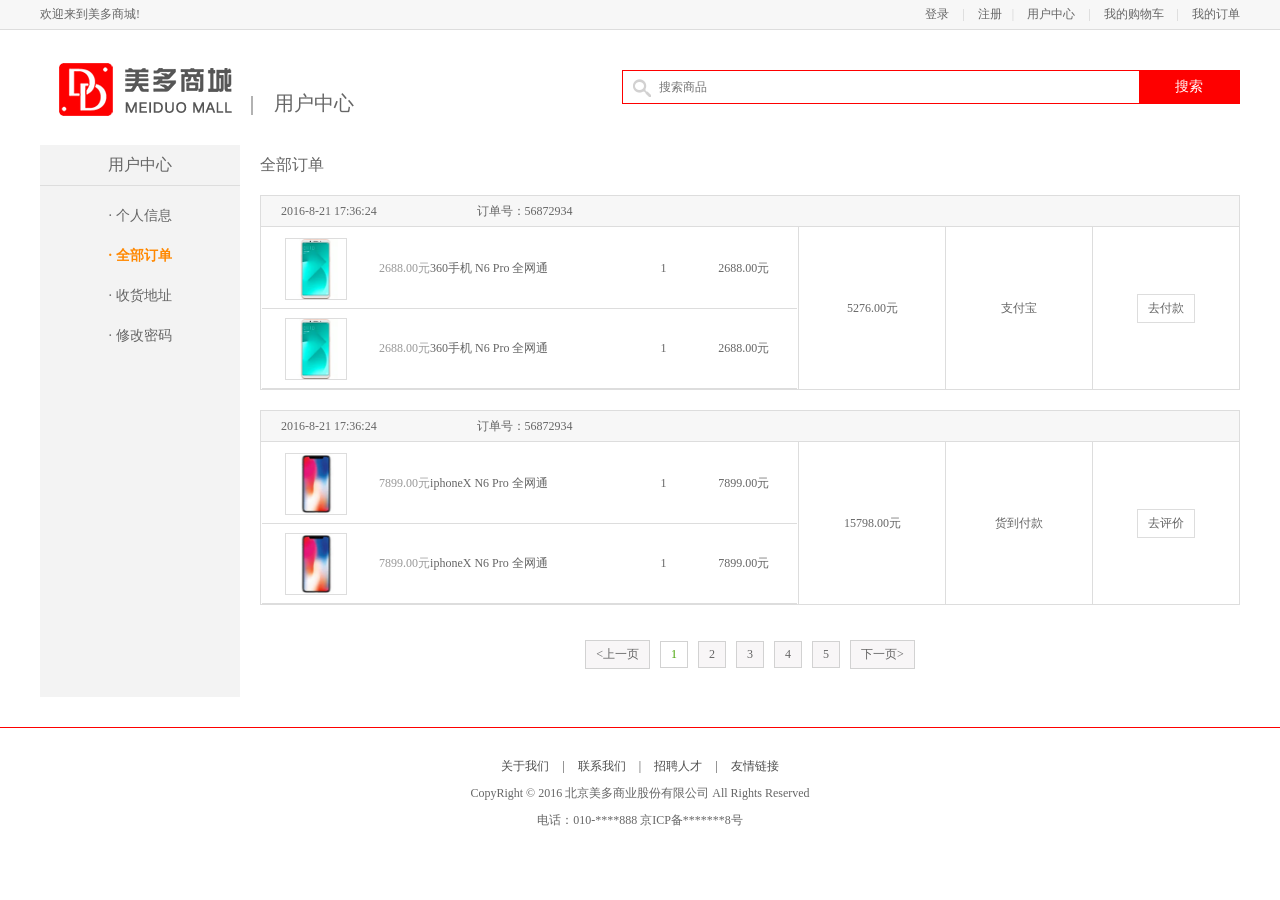
<file: front_end_pc/user_center_order.html>
<!DOCTYPE html PUBLIC "-//W3C//DTD XHTML 1.0 Transitional//EN" "http://www.w3.org/TR/xhtml1/DTD/xhtml1-transitional.dtd">
<html xmlns="http://www.w3.org/1999/xhtml" xml:lang="en">
<head>
	<meta http-equiv="Content-Type" content="text/html;charset=UTF-8">
	<title>美多商城-用户中心</title>
	<link rel="stylesheet" type="text/css" href="css/reset.css">
	<link rel="stylesheet" type="text/css" href="css/main.css">
</head>
<body>
	<div class="header_con">
		<div class="header">
			<div class="welcome fl">欢迎来到美多商城!</div>
			<div class="fr">
				<div class="login_info fl">
					欢迎您：<em>张 山</em>
				</div>
				<div class="login_btn fl">
					<a href="login.html">登录</a>
					<span>|</span>
					<a href="register.html">注册</a>
				</div>
				<div class="user_link fl">
					<span>|</span>
					<a href="user_center_info.html">用户中心</a>
					<span>|</span>
					<a href="cart.html">我的购物车</a>
					<span>|</span>
					<a href="user_center_order.html">我的订单</a>
				</div>
			</div>
		</div>		
	</div>

	<div class="search_bar clearfix">
		<a href="index.html" class="logo fl"><img src="images/logo.png"></a>
		<div class="sub_page_name fl">|&nbsp;&nbsp;&nbsp;&nbsp;用户中心</div>
		<div class="search_con fr mt40">
			<input type="text" class="input_text fl" name="" placeholder="搜索商品">
			<input type="button" class="input_btn fr" name="" value="搜索">
		</div>		
	</div>

	<div class="main_con clearfix">
		<div class="left_menu_con clearfix">
			<h3>用户中心</h3>
			<ul>
				<li><a href="user_center_info.html">· 个人信息</a></li>
				<li><a href="user_center_order.html" class="active">· 全部订单</a></li>
				<li><a href="user_center_site.html">· 收货地址</a></li>
				<li><a href="user_center_pass.html">· 修改密码</a></li>
			</ul>
		</div>
		<div class="right_content clearfix">
				<h3 class="common_title2">全部订单</h3>
				<ul class="order_list_th w978 clearfix">
					<li class="col01">2016-8-21 17:36:24</li>
					<li class="col02">订单号：56872934</li>
				</ul>

				<table class="order_list_table w980">
					<tbody>
						<tr>
							<td width="55%">
								<ul class="order_goods_list clearfix">					
									<li class="col01"><img src="images/goods/goods001.jpg"></li>
									<li class="col02">360手机 N6 Pro 全网通<em>2688.00元</em></li>	
									<li class="col03">1</li>
									<li class="col04">2688.00元</li>	
								</ul>
								<ul class="order_goods_list clearfix">					
									<li class="col01"><img src="images/goods/goods001.jpg"></li>
									<li class="col02">360手机 N6 Pro 全网通<em>2688.00元</em></li>	
									<li class="col03">1</li>
									<li class="col04">2688.00元</li>	
								</ul>
							</td>
							<td width="15%">5276.00元</td>
							<td width="15%">支付宝</td>
							<td width="15%"><a href="#" class="oper_btn">去付款</a></td>
						</tr>
					</tbody>
				</table>
				
				<ul class="order_list_th w978 clearfix">
					<li class="col01">2016-8-21 17:36:24</li>
					<li class="col02">订单号：56872934</li>
				</ul>
				<table class="order_list_table w980">
					<tbody>
						<tr>
							<td width="55%">
								<ul class="order_goods_list clearfix">					
									<li class="col01"><img src="images/goods/goods002.jpg"></li>
									<li class="col02">iphoneX N6 Pro 全网通<em>7899.00元</em></li>	
									<li class="col03">1</li>
									<li class="col04">7899.00元</li>	
								</ul>
								<ul class="order_goods_list clearfix">					
									<li class="col01"><img src="images/goods/goods002.jpg"></li>
									<li class="col02">iphoneX N6 Pro 全网通<em>7899.00元</em></li>	
									<li class="col03">1</li>
									<li class="col04">7899.00元</li>	
								</ul>
							</td>
							<td width="15%">15798.00元</td>
							<td width="15%">货到付款</td>
							<td width="15%"><a href="#" class="oper_btn">去评价</a></td>
						</tr>
					</tbody>
				</table>

				<div class="pagenation">
					<a href="#"><上一页</a>
					<a href="#" class="active">1</a>
					<a href="#">2</a>
					<a href="#">3</a>
					<a href="#">4</a>
					<a href="#">5</a>
					<a href="#">下一页></a>
				</div>
		</div>
	</div>



	<div class="footer">
		<div class="foot_link">
			<a href="#">关于我们</a>
			<span>|</span>
			<a href="#">联系我们</a>
			<span>|</span>
			<a href="#">招聘人才</a>
			<span>|</span>
			<a href="#">友情链接</a>		
		</div>
		<p>CopyRight © 2016 北京美多商业股份有限公司 All Rights Reserved</p>
		<p>电话：010-****888    京ICP备*******8号</p>
	</div>
	
</body>
</html>
</file>
<file: front_end_pc/css/main.css>
body{font-family:'Microsoft Yahei';font-size:12px;color:#666;}
html,body{height:100%}
/* 顶部样式 */
.header_con{
	background-color:#f7f7f7;
	height:29px;
	border-bottom:1px solid #dddddd
}

.header{
	width:1200px;
	height:29px;
	margin:0 auto;
}

.welcome,.login_info,.login_btn,.user_link{
	line-height:29px;
}

.login_info{
	display:none;
}

.login_info em{color:#ff8800}

.login_info .quit{
	color:#666;
	padding-left:10px;
}

.login_info .quit:hover{
	color:#ff8800;
}

.login_btn a,.user_link a{
	color:#666;
}

.login_btn a:hover,.user_link a:hover{
	color:#ff8800;
}

.login_btn span,.user_link span{
	color:#cecece;
	margin:0 10px;
}


/* logo、搜索框、购物车样式 */

.search_bar{width:1200px;height:115px;margin:0 auto;}
.logo{width:150px;height:59px;margin:29px 0 0 17px;}

.search_wrap{width:618px;height:60px;margin:34px 0 0 124px;}

.search_con{width:616px;height:32px;border:1px solid #fe0000;background:url(../images/icons.png) 10px -340px no-repeat;}

.search_con .input_text{width:470px;height:28px;border:0px;margin:2px 0 0 36px;outline:none;font-size:12px;color:#737272;font-family:'Microsoft Yahei'}

.search_con .input_btn{
	width:100px;height:32px;background-color:#fe0000;border:0px;font-size:14px;color:#fff;font-family:'Microsoft Yahei';outline:none;cursor:pointer;
}

.search_suggest{
	width:618px;
	height:26px;
}

.search_suggest li{
	float:left;
}

.search_suggest li a{
	color:#999;
	line-height:24px;
	margin-right:15px;
}

.search_suggest li a:hover{
	color:#f80;
}

.mt40{margin-top:40px}

.guest_cart{
	width:200px;height:32px;position:absolute;top:62px;left:50%;margin-left:400px;z-index:9997;
}

.guest_cart .cart_name{
	width:158px;height:32px;line-height:32px;border:1px solid #dddddd;display:block;background:url(../images/icons.png) 13px -302px no-repeat #fff;font-size:14px;color:#fe0000;text-indent:56px;
	position:relative;
    z-index:9998;
}

.guest_cart .goods_count{
	width:40px;height:34px;text-align:center;line-height:34px;font-size:18px;
	font-weight:bold;color:#fff;background-color:#fe0000;
	position:relative;
    z-index:9998;
}
/*.guest_cart:hover .cart_name{*/
	/*position:relative;*/
	/*z-index:9999;*/
	/*border-bottom:1px solid #fff;*/
/*}*/
.guest_cart:hover .cart_goods_show{
	display:block;
}
.cart_goods_show{
	position:absolute;
	/*width:320px;*/
	/*padding:10px;*/
	background:#fff;
	border:1px solid #ddd;
	right:0px;
	top:33px;
	z-index:9997;
	display:none;
}
.cart_goods_show li{
	border-bottom:1px dotted #ddd;
	overflow:hidden;
	padding:0px 10px;
	width:320px;
}
.cart_goods_show li img{
	margin-top:10px;
	float:left;
	width:50px;
	height:50px;
}
.cart_goods_show li h4{
 float:left;
 line-height:70px;
 font-size:12px;
 margin-left:20px;
 width:220px;
 overflow: hidden;
 white-space: nowrap;
 text-overflow: ellipsis;
}
.cart_goods_show li div{
	float:right;
	line-height:70px;
	font-size:13px;
	margin-right:20px;
}
/* 菜单、幻灯片样式 */

.navbar_con{height:30px;border-bottom:1px solid #ddd;background:#f9f9f9}
.navbar{width:1200px;margin:0 auto;}
.navbar h1{width:200px;line-height:30px;text-align: center;font-size:14px;color:#666;background-color:#f1f1f1;font-weight:bold;}

.navbar .subnav_con{width:200px;height:40px;background-color:#39a93e;position:relative;cursor:pointer;}

.navbar .subnav_con h1{position:absolute;left:0;top:0;text-align:left;text-indent:40px}
.navbar .subnav_con span{display:block;width:16px;height:9px;background:url(../images/down.png) no-repeat;position:absolute;right:27px;top:16px;transition:all 300ms ease-in;
}

.navbar .subnav_con:hover span{transform:rotateZ(180deg)}

.navbar .subnav_con .subnav{position:absolute;left:0;top:40px;display:none;border-top:2px solid  #39a93e;}
.navbar .subnav_con:hover .subnav{display:block;}


.navlist{margin-left:34px;}
.navlist li{float:left;line-height:30px;}
.navlist li a{color:#666;font-size:14px}
.navlist li a:hover{color:#ff8800}
.navlist .interval{margin:0 15px;}

.pos_center_con{width:100%;height:350px;margin:0 auto;position:relative;}
.center_con{width:1200px;height:270px;margin:0 auto;}
.subnav{width:200px;height:270px; background:#707070}
.subnav li{height:44px;border-bottom:1px solid #eee;background:url(../images/icons.png) 178px -257px no-repeat #fff;}

.subnav li a{display:block;height:44px;line-height:44px;text-indent:71px;font-size:14px;color:#333}
.subnav li a:hover{color:#ff8800}

.subnav li .fruit{background:url(../images/icons.png) 28px 0px no-repeat;}
.subnav li .seafood{background:url(../images/icons.png) 28px -43px no-repeat;}
.subnav li .meet{background:url(../images/icons.png) 28px -86px no-repeat;}
.subnav li .egg{background:url(../images/icons.png) 28px -132px no-repeat;}
.subnav li .vegetables{background:url(../images/icons.png) 28px -174px no-repeat;}
.subnav li .ice{background:url(../images/icons.png) 28px -220px no-repeat;}


.points{width:100%;height:10px;position:absolute;left:0;bottom:20px;text-align:center;}
.points li{display:inline-block;width:10px;height:10px;margin:0 5px;background-color:#9f9f9f;border-radius:5px;cursor:pointer;transition:all 800ms ease;}
.points li.active{background-color:#cecece;width:26px}

.adv{width:240px;height:270px; overflow:hidden; background-color:gold;}
.adv a{display:block;float:left;}

.slide{width:100%;height:350px;position:relative;}
.slide li{width:100%;height:350px;position:absolute;left:0px;top:0px;overflow:hidden;}
.slide li a{display:block;width:100%;height:350px;}
.slide li a img{
	position:absolute;
	left:50%;
	top:0px;
	margin-left:-800px;
}


.prev,.next{width:17px;height:23px;background:url(../images/icons.png) 5px -383px no-repeat #000;position:absolute;left:50%;top:163px;cursor:pointer;margin-left:-380px;opacity:0.4;padding:5px;border-radius:4px}
.next{background-position:5px -423px;left:50%;margin-left:353px}

.sub_menu_con{width:200px;height:30px;position:relative;}

.sub_menu_con .sub_menu{
	left:0px;
	top:30px;
	margin-left:0px;
	background:rgba(0,0,0,0.6);
	z-index:1000;
	display:none;
}
.sub_menu_con:hover .sub_menu{
	display:block;
}


.sub_menu{width:170px;height:330px;background:rgba(0,0,0,0.4);position:absolute;left:50%;top:0px;margin-left:-600px;padding:10px 15px}

.sub_menu li{
	height:30px;
}

.sub_menu li:hover{
	background:#fbf1f5;
	margin:0px -15px;
	padding:0 15px;
	cursor: pointer;
}
.sub_menu li:hover .level1 a{
	color:#333;
}
.sub_menu .level1 a{
	line-height:30px;
	color:#fff;
	font-size:14px;
	margin-right:10px;
}
.sub_menu li:hover .level1 a:hover{
	color:#f00;
}
.sub_menu li .level2{
	background:#fbf1f5;
	width:770px;
	height:320px;
	padding:15px;
	position:absolute;
	left:200px;
	top:0px;
	display:none;
}
.sub_menu li:hover .level2{
	display:block;
}
.list_group{
	overflow:hidden;
}
.group_name{
	width:80px;
	text-align:right;
	font-size:14px;
	line-height:24px;
	font-weight:bold;
	padding-right:20px;
}
.group_detail{
	width:630px;
	padding-bottom:5px;
	border-bottom:1px dotted #999;
	margin-bottom:8px;
}
.group_detail a{
	font-size:14px;
	color:#666;
	line-height:24px;
	margin-right:15px;
}
.group_detail a:hover{
	color:#f00;
}

.news{
	width:200px;
	height:350px;
	background:rgba(251,241,245,0.9);
	position:absolute;
	left:50%;
	margin-left:400px;
	top:0px;
}

.news_title{
	margin-top:10px;
	height:26px;
	overflow: hidden;
}

.news_title h3{
	float: left;
	line-height:26px;
	text-indent:10px;
	font-size:14px;
	font-weight:bold;
	color:#333;
}

.news_title a{
	float:right;
	line-height:26px;
	margin-right:10px;
}
.news_title a:hover{
	color:#f00
}
.news_list{
	margin:10px;
}
.news_list li a{
	line-height:24px;
	color:#666;
	display:block;
	width:180px;
	overflow: hidden;
	white-space: nowrap;
	text-overflow: ellipsis;
}
.news_list li a:hover{
	color:#f00
}



/* 商品列表样式 */

.list_model{width:1200px;height:491px;margin:15px auto 0;}
.list_title{height:40px;border-bottom:1px solid #719ef7}
.model02 .list_title{border-bottom:1px solid #61c1e6}
.model03 .list_title{border-bottom:1px solid #c584ec}

.list_title h3{height:40px;line-height:40px;font-size:20px;color:#333;font-weight:normal;}
.list_title .subtitle{height:30px;line-height:30px;margin-top:10px}
.list_title .subtitle a{color:#666;float:left;font-size:14px;line-height:30px;padding:0px 15px;}


.list_title .subtitle .active{background:#719ef7;color:#fff;}
.model02 .list_title .subtitle .active{background:#61c1e6}
.model03 .list_title .subtitle .active{background:#c584ec}

.goods_more{height:20px;margin-top:15px;color:#666}

.goods_con{height:450px;}
.goods_banner{width:210px;height:450px;}
.goods_banner img{width:210px;height:315px;}

.goods_list_con{width:990px;height:450px;float:left;}
/*.goods_list{width:990px;height:450px;display:none;}*/
.goods_list{width:990px;height:450px;} /*vue改写后*/
.goods_list_show{display:block;}

/*.goods_list{width:990px;height:450px;}*/
.goods_list li{height:224px;width:197px;border-right:1px solid #ededed;border-bottom:1px solid #ededed;float:left}
.goods_list .goods_pic{width:130px;height:130px;display:block;margin:20px auto 0;}

.goods_list li h4{width:200px;margin:15px auto 0;text-align:center;}
.goods_list li h4 a{font-size:12px;color:#666;font-weight:normal;line-height:24px;width:160px;overflow:hidden;white-space:nowrap;text-overflow:ellipsis;display:block;margin:0 auto;}
.goods_list li h4 a:hover{color:#ff8800}

.goods_list li img{width:130px;height:130px;}
.goods_list li .price{text-align:center;font-size:16px;color:#ff0027;margin-top:5px;}
.channel{
	height:32px;
	text-align:center;
	background:#6294f6
}

.model02 .channel{
	background:#3eb8e9
}
.model03 .channel{
	background:#bf70ef
}

.channel a{
	color:#fff;
	font-size:14px;
	padding:0px 5px;
	line-height:32px;
}

.key_words{
	background:#719ef7;
	width:190px;
	height:83px;
	padding:10px;
}

.model02 .key_words{
	background:#61c1e6;
}

.model03 .key_words{
	background:#c584ec;
}

.key_words a{
	display:inline-block;
	width:50px;
	color:#fff;
	font-size:12px;
	line-height:28px;
	margin:0px 5px;
}
.key_words a:hover{
	text-decoration:underline;
}

/* 页面底部样式 */
.footer{
	border-top:1px solid #fe0000;
	margin:30px 0;
}

.foot_link{text-align:center;margin-top:30px;}
.foot_link a,.foot_link span{color:#4e4e4e;}
.foot_link a:hover{color:#ff8800}
.foot_link span{padding:0 10px}
.footer p{text-align:center; margin-top:10px;}


/* 二级页面面包屑导航 */
.breadcrumb{
	width:1200px;height:40px;margin:0 auto;
}
.breadcrumb a{line-height:40px;color:#fe0000}
.breadcrumb a:hover{color:#ff8800}
.breadcrumb span{line-height:40px;color:#fe0000;padding:0 5px;}


.main_wrap{width:1200px;margin:0 auto;}
.l_wrap{width:200px;}
.r_wrap{width:980px;}


/* 新品推荐样式 */

.new_goods{
	border:1px solid #ededed;
	border-top:2px solid #f80000;
	padding-bottom:10px;
}

.new_goods h3{
	height:33px;line-height:33px;background-color:#fcfcfc;border-bottom:1px solid #ededed;font-size:14px;font-weight:normal;text-indent:10px;
}

.new_goods ul{width:160px;margin:0 auto;overflow:hidden;}
.new_goods li{border-bottom:1px solid #ededed;margin-bottom:-1px;}
.new_goods li img{display:block;width:150px;height:150px;margin:10px auto;}
.new_goods li h4{width:160px;margin:0 auto;}
.new_goods li h4 a{font-weight:normal;color:#666;display:block;width:160px;overflow:hidden;white-space:nowrap;text-overflow:ellipsis;}
.new_goods li .price{font-size:14px;color:#da260e;margin:10px auto;}

.center_con2{width:1200px;overflow:hidden;margin:15px auto 0}

.time_buy{
	width:948px;
	height:248px;
	border:1px solid #ededed;
	border-top:1px solid #e83632;
	overflow: hidden;
}
.time_buy_title{
	height:39px;
	border-bottom:1px solid #ededed;
}
.time_buy_title h3{
	line-height:39px;
	font-size:18px;
	color:#e83632;
	text-indent:40px;
	background:url(../images/clock.jpg) left center no-repeat;
}
.time_count{
	height:39px;
	margin-right:15px;
}
.time_count span{
	float: left;
	line-height:39px;
	color:#e83632;
	margin-right:10px;
}
.time_count b{
	float:left;
	width:28px;
	height:28px;
	background:#e83632;
	font-size:18px;
	text-align:center;
	line-height:28px;
	font-weight:normal;
	font-family: Arial;
	color:#fff;
	border-radius:4px;
	margin-top:5px;
}

.time_count i{
	float:left;
	line-height:39px;
	font-size:18px;
	font-style:normal;
	color:#e83632;
	margin:0px 5px;
}

.time_goods_list_con{
	width:952px;
	height:208px;
}

.time_goods_list{
	float: left;
	width:237px;
	height:208px;
	border-right:1px solid #ededed;
}

.time_goods_list p{
	text-align:center;
	font-size:20px;
	color:#ff0027;
	margin-top:10px;
}

.time_goods_list .pic_link{
	display:block;
	width:120px;
	height:120px;
	margin:20px auto 0;
}

.time_goods_list .pic_link img{
	width: 120px;
	height: 120px;
}

.time_goods_list .prize{
	display:block;
	width:200px;
	white-space:nowrap;
	overflow:hidden;
	text-overflow:ellipsis;
	margin:5px auto;
	color:#666;
}



/* 商品列表样式 */

.sort_bar{height:30px;background-color:#fbf3f3}
.sort_bar a{display:block;height:30px;line-height:30px;padding:0 20px;float:left;color:#000}
.sort_bar .active{background-color:#f80000;color:#fff;}


.goods_type_list{
	margin:10px auto 0;
}

.goods_type_list li{
	width:196px;
	float:left;
	margin-bottom:10px
}

.goods_type_list li img{width:160px;height:160px;display:block;margin:10px auto;}
.goods_type_list li h4{width:160px;margin:0 auto;}
.goods_type_list li h4 a{font-weight:normal;color:#666;display:block;width:160px;overflow:hidden;white-space:nowrap;text-overflow:ellipsis;}

.operate{width:160px;margin:10px auto;position:relative;}
.goods_type_list .operate .price{color:#da260e; font-size:14px;}
.goods_type_list .operate .unit{color:#999;padding-left:5px;}
.goods_type_list .operate .add_goods{display:inline-block;width:15px;height:15px;background:url(../images/shop_cart.png);position:absolute;right:0;top:3px;}


/* 分页样式 */

.pagenation{height:32px;text-align:center;font-size:0;margin:30px auto;}
.pagenation a{display:inline-block;border:1px solid #d2d2d2;background-color:#f8f6f7;font-size:12px;padding:5px 10px;color:#666;margin:5px}

.pagenation .active{background-color:#fff;color:#43a200}


/* 商品详情样式 */
.goods_detail_con{
	width:1198px;
	border:1px solid #ededed;
	margin:0 auto 20px;
}

.goods_detail_pic{width:350px;height:350px;margin:24px 0 0 24px;border:1px solid #ededed}
.goods_detail_pic img{width:350px;height:350px;}
.goods_detail_list{
	width:730px;margin:24px 24px 0 0;
}
.goods_detail_list h3{font-size:24px;line-height:24px;color:#666;font-weight:normal;}
.goods_detail_list p{color:#666;line-height:40px;}
.price_bar{height:72px;background-color:#fff5f5;line-height:72px;}
.price_bar .show_pirce{font-size:20px;color:#ff3e3e;padding-left:20px}
.price_bar .show_pirce em{font-style:normal;font-size:36px;padding-left:10px}
.price_bar .show_unit{padding-left:150px}
.price_bar .goods_judge{float:right;border-left:1px solid #999;height:20px;line-height:20px;margin-right:20px;padding-left:20px;margin-top:40px;}
.price_bar .goods_judge:hover{text-decoration:underline}
.goods_num{height:52px;margin-top:19px;}
.goods_num .num_name{width:70px;height:52px;line-height:52px;}
.goods_num .num_add{width:75px;height:50px;border:1px solid #dddddd}
.goods_num .num_add input{width:49px;height:50px;text-align:center;line-height:50px;border:0px;outline:none;font-size:14px;color:#666}
.goods_num .num_add .add,.goods_num .num_add .minus{width:25px;line-height:25px;text-align:center;border-left:1px solid #ddd;border-bottom:1px solid #ddd;color:#666;font-size:14px}
.goods_num .num_add .minus{border-bottom:0px}

.total{height:35px;line-height:35px;margin-top:25px;}
.total em{font-style:normal;color:#ff3e3e;font-size:18px}

.operate_btn{height:40px;margin-top:25px;margin-bottom:20px;font-size:0;position:relative;}
.operate_btn .buy_btn,.operate_btn .add_cart{display:inline-block;width:178px;height:38px;border:1px solid #c40000;font-size:14px;color:#c40000;line-height:38px;text-align:center;background-color:#ffeded;}
.operate_btn .add_cart{background-color:#c40000;color:#fff;margin-left:10px;position:relative;z-index:10;}

.type_select{overflow:hidden;margin-top:10px;}
.type_select label{float:left;width:70px;line-height:42px;}
.type_select a{float:left;line-height:40px;border:1px solid #ccc;padding:0px 10px;color:#5e5e5e;margin-right:10px;}
.type_select a:hover{border:1px solid #e3101e;color:#e3101e}
.type_select .select{border:1px solid #e3101e;background:url(../images/selected.png) right bottom no-repeat;}

.add_jump{width:20px;height:20px;background-color:#c40000;position:absolute;left:268px;top:10px;border-radius:50%;z-index:9;display:none;}

.detail_tab{
	height:35px;
	border-bottom:1px solid #e3101e;
}

.detail_tab li{height:34px;line-height:34px;padding:0 30px;font-size:14px;color:#333333;float:left;border:1px solid #e8e8e8;border-bottom:0px;cursor:pointer;background-color:#faf8f8}
.detail_tab li.active{border-top:2px solid #e3101e;position:relative;background-color:#fff;border-left:1px solid #e3101e;border-right:1px solid #e3101e;top:-1px;height:35px;}

.tab_content{display:none;}
.current{display:block;}
.tab_content dt{margin-top:10px;font-size:16px;color:#c40000}
.tab_content dd{line-height:24px;margin-top:5px;}


/* 登录页 */
.login_top{width:960px;height:130px;margin:0 auto;}
.login_logo{display:block;width:193px;height:76px;margin-top:30px;}
.login_form_bg{height:480px;background-color:#810101}
.no-mp{margin-top:0px;}
.login_form_wrap{width:1000px;height:480px;margin:0 auto;}
.login_banner{width:500px;height:386px;background:url(../images/login_banner.png) no-repeat;margin-top:40px;}
.slogan{width:30px;height:300px;font-size:24px;color:#f9dddd;text-align:center;line-height:30px;margin:65px 0 0 30px}
.login_form{width:368px;height:378px;border:1px solid #c6c6c5;background-color:#fff; margin-top:50px;}

.login_title{height:60px;width:308px;margin:10px auto;border-bottom:1px solid #e0e0e0;}

/*.login_title a{width:153px;line-height:20px;font-size:18px;color:#5e5e5e;text-align:center;float:left;margin-top:20px;}*/
.login_title a{width:308px;line-height:20px;font-size:18px;color:#5e5e5e;text-align:center;float:left;margin-top:20px;}

/*.login_title a:first-child{border-right:1px solid #e0e0e0}*/
/*.login_title a.cur{color:#e3101e}*/
.form_input{width:308px;height:210px;margin:20px auto;position:relative;display:none;}
.form_con .cur{display:block;}
.bar_code_con{width:167px;height:172px;margin:0px auto;}
.bar_code_tip{text-align:center;margin-top:10px;font-size:12px;}
.third_party{border-top:1px solid #e0e0e0;margin-top:30px}
.qq_login,.weixin_login,.register_btn{float:left;line-height:30px;margin-left:15px;margin-top:7px;color:#666;font-size:12px;text-indent:22px;background:url(../images/QQ-weixin.png) left 7px no-repeat;}
.qq_login:hover,.weixin_login:hover,.register_btn:hover{color:#e3101e;text-decoration:underline}
.weixin_login{background-position:left -35px;}
.register_btn{background:url(../images/icons02.png) left 9px no-repeat;float:right;margin-right:15px}

.name_input,.pass_input{width:306px;height:36px;border:1px solid #e0e0e0;background:url(../images/icons02.png) 280px -41px no-repeat #f8f8f8;outline:none;font-size:14px;text-indent:10px;position: absolute;left:0;top:0}
.pass_input{top:65px;background-position:280px -95px;}

.user_error,.pwd_error{color:#f00;position:absolute;left:0;top:43px;}

.pwd_error{top:110px;}

.more_input{position:absolute;left:0;top:130px;width:100%}

.more_input input{float:left;margin-top:2px;}
.more_input label{float:left;margin-left:10px;}
.more_input a{float:right;color:#666}
.more_input a:hover{color:#ff8800}

.input_submit{width:100%;height:40px;position:absolute;left:0;top:180px;background-color:#ff5757;color:#fff;font-size:22px;border:0px;font-family:'Microsoft Yahei';cursor:pointer;}


/* 注册页面 */
.register_con{
	width:720px;
	overflow: hidden;
	margin:50px auto 0;
	background:url(../images/interval_line.png) 300px center no-repeat;
}

.l_con{width:300px;}
.reg_logo{width:200px;height:76px;float:right;margin-right:30px;}
.reg_slogan{width:300px;height:30px;float:right;text-align:right;font-size:22px;color:#fe0000;margin:20px 30px 0 0;}
.reg_banner{width:251px;height:329px;background:url(../images/register_banner.png) no-repeat;float:right; margin:20px 10px 0 0;opacity:0.5}


.r_con{width:420px;overflow:hidden;}
.reg_title{width:380px;height:50px;float:left;margin-left:30px;border-bottom:1px solid #e0e0e0}
.reg_title h1{height:50px;line-height:50px;float:left;font-size:24px;color:#a8a8a8;font-weight:bold;}
.reg_title a{float:right;height:20px;line-height:20px;font-size:16px;color:#c40000;padding-right:20px;background:url(../images/icons02.png) 35px 3px no-repeat;margin-top:15px}

.reg_form{width:380px;margin:30px 0 0 30px;float:left;position:relative;}
.reg_form li{height:70px;}
.reg_form li label{width:75px;height:40px;line-height:40px;float:left;font-size:14px;color:#a8a8a8;text-align:right;padding-right:10px;}
.reg_form li input{width:288px;height:38px;border:1px solid #e0e0e0;float:left;outline:none;text-indent:10px;background-color:#f8f8f8}
.reg_form li .msg_input,.reg_form li .msg_input{
	width:170px;
}
.reg_form li .pic_code_input{
	width:128px;
}
.reg_form .get_msg_code{
	float: left;
	width:108px;
	height:38px;
	text-align:center;
	line-height:38px;
	border:1px solid #e0e0e0;
	margin-left:10px;
	color:#333;
}
.reg_form .get_msg_code:hover{
	color:#f80000;
}
.reg_form .pic_code{
	float: left;
	width:130px;
	height:47px;
	margin-left:10px;
	cursor:pointer;
}

.reg_form li.agreement input{width:15px;height:15px;float:left;margin-top:13px;margin-left:87px;}
.reg_form li.agreement label{width:250px;float:left;margin-left:10px;text-align:left;}
.reg_form li.reg_sub input{width:380px;height:40px;background-color:#ff5757;font-size:18px;color:#fff;font-family:'Microsoft Yahei';cursor:pointer;}
.reg_form li .error_tip{float:left;height:30px;line-height:30px;margin-left:87px;color:#e62e2e;}
.reg_form li .error_tip2{float:left;height:20px;line-height:20px;margin-left:87px;color:#e62e2e;}


.sub_page_name{font-size:20px;color:#666;margin:60px 0 0 43px}

.total_count{
	width:1200px;margin:0 auto;height:40px;line-height:40px;font-size:14px;
}
.total_count em{
	font-size:16px;color:#ff4200;margin:0 5px;
}

.cart_list_th{width:1198px;border:1px solid #ddd;background-color:#f7f7f7;margin:0 auto;}
.cart_list_th li{height:40px;line-height:40px;float:left;text-align:center;}
.cart_list_th .col01{width:36%;}
.cart_list_th .col02{width:6%;}
.cart_list_th .col03{width:13%;}
.cart_list_th .col04{width:12%;}
.cart_list_th .col05{width:15%;}
.cart_list_th .col06{width:18%;}

.cart_list_td{width:1198px;border:1px solid #ddd;background-color:#fff9f9;margin:0 auto;margin-top:-1px;}
.cart_list_td li{height:120px;line-height:120px;float:left;text-align:center;}

.cart_list_td .col01{width:4%;}
.cart_list_td .col02{width:12%;}
.cart_list_td .col03{width:20%;overflow:hidden;white-space:nowrap;text-overflow:ellipsis;}
.cart_list_td .col04{width:6%;}
.cart_list_td .col05{width:13%;}
.cart_list_td .col06{width:12%;}
.cart_list_td .col07{width:15%;}
.cart_list_td .col08{width:18%;}

.cart_list_td .col02 img{width:100px;height:100px;border:1px solid #ddd;display:block;margin:10px auto 0;}
.cart_list_td .col03{height:48px;text-align:left;line-height:24px;margin-top:38px;}
.cart_list_td .col03 em{color:#999}
.cart_list_td .col08 a{color:#666}

.cart_list_td .col06 .num_add{width:98px;height:28px;border:1px solid #ddd;margin:40px auto 0;}
.cart_list_td .col06 .num_add a{width:29px;height:28px;line-height:28px;background-color:#f3f3f3;font-size:14px;color:#666}
.cart_list_td .col06 .num_add input{width:38px;height:28px;text-align:center;line-height:30px;border:0px;display:block;float:left;outline:none;border-left:1px solid #ddd;border-right:1px solid #ddd;}


.settlements{width:1198px;height:78px;border:1px solid #ddd;background-color:#fff4e8;margin:-1px auto 0;}
.settlements li{line-height:78px;float:left;}
.settlements .col01{width:4%;text-align:center}
.settlements .col02{width:12%;}
.settlements .col03{width:69%; height:48px; line-height:28px;text-align:right;margin-top:10px;}
.settlements .col03 span{color:#ff0000;padding-right:5px}
.settlements .col03 em{color:#ff3d3d;font-size:22px;font-weight:bold;}
.settlements .col03 span{color:#ff0000;}
.settlements .col03 b{color:#ff0000;font-size:14px;padding:0 5px;}

.settlements .col04{width:14%;text-align:center;float:right;}
.settlements .col04 a{display:block;height:78px;background-color:#ff3d3d;text-align:center;line-height:78px;color:#fff;font-size:24px}


.common_title{width:1200px;margin:20px auto 0;font-size:14px;}

.common_list_con{width:1200px;border:1px solid #dddddd;border-top:2px solid #e3101e;margin:10px auto 0;background-color:#f7f7f7;position:relative;}

.common_list_con dl{margin:20px;}
.common_list_con dt{font-size:14px;font-weight:bold;margin-bottom:10px}
.common_list_con dd{margin-bottom:10px;}
.common_list_con dd.current{font-size:14px;font-weight:bold;}
.common_list_con dd input{vertical-align:bottom;margin-right:10px}

.edit_site{position:absolute; right:20px;top:30px;width:100px;height:30px;background-color:#fe0000;text-align:center;line-height:30px;color:#fff}

.pay_style_con{margin:20px;}
.pay_style_con input{float:left;margin:14px 7px 0 0;}
.pay_style_con label{float:left;border:1px solid #ccc;background-color:#fff;padding:10px 10px 10px 40px;margin-right:25px}

.pay_style_con .cash{background:url(../images/pay_icons.png) 8px top no-repeat #fff;}
.pay_style_con .weixin{background:url(../images/pay_icons.png) 6px -36px no-repeat #fff;}

.pay_style_con .zhifubao{background:url(../images/pay_icons.png) 12px -72px no-repeat #fff;width:50px;height:16px}

.pay_style_con .bank{background:url(../images/pay_icons.png) 6px -108px no-repeat #fff;}


.goods_list_th{height:40px;border-bottom:1px solid #ccc}
.goods_list_th li{float:left;line-height:40px;text-align:center;}
.goods_list_th .col01{width:35%}
.goods_list_th .col02{width:10%}
.goods_list_th .col03{width:25%}
.goods_list_th .col04{width:15%}
.goods_list_th .col05{width:15%}

.goods_list_td{height:80px;border-bottom:1px solid #eeeded}
.goods_list_td li{float:left;line-height:80px;text-align:center;}
.goods_list_td .col01{width:4%}
.goods_list_td .col02{width:6%}
.goods_list_td .col03{width:25%;overflow:hidden;white-space:nowrap;text-overflow:ellipsis;}
.goods_list_td .col04{width:10%}
.goods_list_td .col05{width:25%}
.goods_list_td .col06{width:15%}
.goods_list_td .col07{width:15%}

.goods_list_td .col02{text-align:right}
.goods_list_td .col02 img{width:63px;height:63px;border:1px solid #ddd;display:block;margin:7px 0;float:right;}
.goods_list_td .col03{text-align:left;text-indent:20px}


.settle_con{margin:10px}
.total_goods_count,.transit,.total_pay{line-height:24px;text-align:right}
.total_goods_count em,.total_goods_count b,.transit b,.total_pay b{font-size:14px;color:#ff4200;padding:0 5px;}

.order_submit{width:1200px;margin:20px auto;}
.order_submit a{width:160px;height:40px;line-height:40px;text-align:center;background-color:#fe0000;color:#fff;font-size:16px;display:block;float:right}


.order_list_th{width:1198px;border:1px solid #ddd;background-color:#f7f7f7;margin:20px auto 0;}
.order_list_th li{float:left;height:30px;line-height:30px}
.order_list_th .col01{width:20%;margin-left:20px}
.order_list_th .col02{width:28%}


.order_list_table{
	width:1200px;
	border-collapse:collapse;
	border-spacing:0px;
	border:1px solid #ddd;
	margin:-1px auto 0;
}

.order_list_table td{
	border:1px solid #ddd;
	text-align:center;
}

.order_goods_list{border-bottom:1px solid #ddd;margin-bottom:-2px;}
.order_goods_list li{float:left; height:80px;line-height:80px;}
.order_goods_list .col01{width:20%}
.order_goods_list .col01 img{width:60px;height:60px;border:1px solid #ddd;margin:10px auto;}
.order_goods_list .col02{width:50%;text-align:left;}
.order_goods_list .col02 span{
	float: left;
	width: 197px;
	overflow: hidden;
	white-space: nowrap;
	text-overflow: ellipsis;
}
.order_goods_list .col02 em{color:#999;margin-left:10px;float: left;}
.order_goods_list .col03{width:10%}
.order_goods_list .col04{width:20%}

.oper_btn{display:inline-block;border:1px solid #ddd;color:#666;padding:5px 10px}

.popup_con{display:none;}
.popup{width:300px;height:150px;border:1px solid #dddddd;border-top:2px solid #00bc6f;background-color:#f7f7f7;position:fixed;
	left:50%;
	margin-left:-150px;
	top:50%;
	margin-top:-75px;
	z-index:1000;
}

.popup p{height:150px;line-height:150px;text-align:center;font-size:18px;}

.mask{width:100%;height:100%;position:fixed;left:0;top:0;background-color:#000;opacity:0.3;z-index:999;}


.main_con{
	width:1200px;
	margin:0 auto;
	background:url(../images/left_bg.jpg) repeat-y;
}

.left_menu_con{
	width:200px;
	float:left;
}

.left_menu_con h3{
	font-size:16px;
	line-height:40px;
	border-bottom:1px solid #ddd;
	text-align:center;
	margin-bottom:10px;
}

.left_menu_con ul li{
	line-height:40px;
	text-align:center;
	font-size:14px;
}

.left_menu_con ul li a{
	color:#666;
}

.left_menu_con ul li .active{
	color:#ff8800;
	font-weight:bold;
}

.right_content{
	width:980px;
	float:right;
	min-height:500px;
}

.w980{
	width:980px;
}

.w978{
	width:978px;
}


.common_title2{height:20px;line-height:20px;font-size:16px;margin:10px 0;}
.user_info_list{
	background-color:#f9f9f9;
	margin:10px 0 15px;
	padding:10px 0;
	height: 110px;
}

.user_info_list li{
	line-height:30px;
	text-indent:30px;
	font-size:14px;
}

.user_info_list li span{
	width:100px;
	float:left;
	text-align:right;
}

.info_con{
	width:980px;
}

.info_l{
	width:600px;
	float:left;
}

.info_r{
	width:360px;
	float:right;
}

.email{
	width: 200px;
}

.error_email_tip{
	color: #da2828;
	text-indent: 130px;
	font-size: 12px;
}

.site_top_con{
	overflow: hidden;
	margin-bottom:10px;
}

.site_top_con a{
	float:left;
	width:100px;
	line-height:28px;
	border:1px solid #da2828;
	text-align:center;
	color:#c81919;
	font-weight:bold;
	background:#f7d5d5;
}
.site_top_con span{
	float: left;
	line-height:30px;
	margin-left:10px;
}
.site_top_con b{
	color:#f80;
}

.site_con{
	border:1px solid #ddd;
	padding:15px;
	margin-bottom:20px;
	position:relative;
}

.site_title{
	overflow: hidden;
}

.site_title h3{
	float: left;
	font-size:16px;
	line-height:22px;
}

.site_title em{
	float: left;
	font-size:12px;
	line-height:16px;
	color:#fff;
	background:#f80;
	padding:2px;
	margin-left:20px;
}
.site_title span{
	float:right;
	font-size:20px;
	line-height:22px;
	cursor:pointer;
}

.site_title a{
	float: left;
	width:22px;
	height:22px;
	background:url(../images/edit.png) no-repeat;
	margin-left:10px;
}


.site_list{
	margin-top:10px;
}
.site_list li{
	line-height:28px;
	overflow: hidden;
}
.site_list li span{
	float: left;
	width:100px;
	text-align:right;
	font-size:12px;
	color:#999;
}
.site_list li b{
	font-weight:normal;
	color:#333;
	font-size:12px;
}
.down_btn{
	position: absolute;
	bottom:15px;
	right:15px;
	font-size:0px;
}

.down_btn a{
	color:#3eb8e9;
	font-size:12px;
	margin:0px 10px;
}

/*.pop_con{*/
	/*display:none;*/
/*}*/

.site_pop{
	width:500px;
	height:310px;
	background:#fff;
	border:1px solid #dddddd;
	background-color:#f7f7f7;
	position:fixed;
	left:50%;
	margin-left:-251px;
	top:50%;
	margin-top:-156px;
	z-index:1000;
}

.site_pop_title{
	background:#810101;
	margin-left:-14px;
	margin-right:-14px;
	margin-top:-14px;
	margin-bottom:10px;
	overflow:hidden;
}

.site_pop_title h3{
	color:#fff;
	float: left;
	line-height:30px;
	text-indent:20px;
	font-size:16px;
}

.site_pop_title a{
	color:#fff;
	float:right;
	font-size:26px;
	margin-right:10px;
	line-height:30px;
}

.pass_change_con{
	background:#f9f9f9;
}

.site_con dt{
	font-size:14px;
	line-height:30px;
	text-indent:30px;
	font-weight:bold;
}

.site_con dd{
	font-size:14px;
	line-height:30px;
	text-indent:30px;
}

.site_con .form_group{
	height:40px;
	line-height:40px;
}

.site_con .form_group label{
	width:100px;
	float:left;
	text-align:right;
	font-size:14px;
	height:40px;
	line-height:40px;
}

.site_con .form_group input{
	width:300px;
	height:25px;
	border:1px solid #ddd;
	float:left;
	outline:none;
	margin-top:7px;
	text-indent:10px;
}
.site_con .form_group2{
	height:90px;
}
.site_con .form_group select{
	width:120px;
	height:27px;
	border:1px solid #ddd;
	float:left;
	outline:none;
	margin-top:7px;
	margin-right:10px;
}

.site_con .form_group .phone_code_input{
	width:200px;
}

.site_con .form_group .phone_code{
	float:left;
	width:90px;
	line-height:25px;
	text-align:center;
	border:1px solid #ddd;
	margin-top:7px;
	margin-left:8px;
	background:#fff;
	color:#333;
}
.site_con .form_group .phone_code:hover{
	color:#f00;
}

.site_area{
	width:280px;
	height:60px;
	border:1px solid #ddd;
	outline:none;
	padding:10px;
}
.info_submit{
	width:80px;
	height:30px;
	background-color:#fe0000;
	border:0px;
	color:#fff;
	margin:10px 0 10px 100px;
	cursor:pointer;
	font-family:'Microsoft Yahei'
}
.info_reset{
	margin:10px 0 10px 10px;
	background-color:#bd0c0c;
}
.stress{
	color:#ff8800;
}

.judge_con{
	width:1200px;
	margin:0px auto;
	overflow:hidden;
}

.judge_con .judge_goods{
	width:248px;
	height:300px;
	border:1px solid #ededed;
	background:#fff;
}

.judge_goods ul{width:160px;margin:50px auto 0;overflow:hidden;}
.judge_goods li{overflow: hidden;margin-bottom:10px}
.judge_goods li img{display:block;width:130px;height:130px;margin:10px auto;}
.judge_goods li h4{width:160px;margin:0 auto;}
.judge_goods li h4 a{font-weight:normal;color:#666;display:block;width:160px;overflow:hidden;white-space:nowrap;text-overflow:ellipsis;}
.judge_goods li .price{font-size:14px;color:#da260e;text-align:center}
.judge_goods li input{display:block;margin:10px auto 0;}


.judge_con .judge_goods_input{
	width:898px;
	padding:20px;
	height:260px;
	border:1px solid #ededed;
	background:#fff;
}

.judge_tip{font-size:12px;color:#f80;margin-bottom:10px}
.judge_item{overflow:hidden;margin-bottom:10px}
.judge_item label{float:left;width:120px;line-height:42px;color:#999}
.stars{width:85px;height:16px;float:left;margin-top:11px}
.stars .star_off{float:left;width:17px;height:16px;background:url(../images/stars.png) no-repeat;}
.stars .light{background-position:left -16px;}

.judge_item .score{float:left;line-height:42px;font-size:12px;margin-left:10px;color:#666;}

.feelings a{float:left;line-height:40px;border:1px solid #ccc;padding:0px 10px;color:#5e5e5e;margin-right:10px;}
.feelings a:hover{border:1px solid #e3101e;color:#e3101e}
.feelings .select{border:1px solid #e3101e;background:url(../images/selected.png) right bottom no-repeat;}
.judge_area{
	float:left;width:735px;height:70px;margin-top:10px;border:1px solid #ccc;outline:none;padding:15px;
}
.judge_sub{
	width:100px;height:32px;background-color:#fe0000;border:0px;font-size:14px;color:#fff;font-family:'Microsoft Yahei';outline:none;cursor:pointer;text-align:center;margin-top:10px;margin-left:120px;
}
.no_name{margin-left:15px;}

.judge_list_con{
	margin-top:10px;
	overflow: hidden;
	width:100%;
}

.judge_list_con li{
	overflow:hidden;
	border-bottom:1px solid #ededed;
	padding:20px 0;
}

.user_info{
	width:200px;
}

.user_info img{
	width:40px;
	height:40px;
	border-radius:20px;
	float:left;
}
.user_info b{
	line-height:40px;
	float: left;
	font-weight:normal;
	margin-left:20px;
	font-size:12px;
}

.judge_info{
	width:780px;
}

.stars_1,.stars_2,.stars_3,.stars_4,.stars_5{
	width:85px;
	height:17px;
	background:url(../images/stars.png) left -80px no-repeat;
	margin-bottom:10px;
}

.stars_1{
	background-position:left -16px;
}
.stars_2{
	background-position:left -32px;
}
.stars_3{
	background-position:left -48px;
}
.stars_4{
	background-position:left -64px;
}

.judge_detail{
	font-size:12px;
	line-height:20px;
}


.find_header{
	width: 990px;
	height: 120px;
	margin:0px auto;
}

.find_header img{
	float:left;
	margin-top:30px;
}

.find_form{
	width: 990px;
	height: 450px;
	border:1px solid #e6e6e6;
	margin:0px auto 30px;
}

.step{
	width:988px;
	height:50px;
	margin:0px auto;
	background:url(../images/find-password.png) no-repeat;
	margin-top:75px;
}

.step-1{
	background-position:0px -150px;
}

.step-2{
	background-position:0px -100px;
}

.step-3{
	background-position:0px -50px;
}

.step-4{
	background-position:0px 0px;
}

.form_step{
	width:430px;
	height:200px;
	margin:70px auto 0;
}

.form_step .form_group{
	height:45px;
	margin-bottom:10px;
	position:relative;
}


.form_step .form_group label{
	width:100px;
	float:left;
	text-align:right;
	font-size:14px;
	height:40px;
	line-height:40px;
}


.form_step .form_group .input_txt{
	width:300px;
	height:25px;
	border:1px solid #ddd;
	float:left;
	outline:none;
	margin-top:7px;
	text-indent:10px;
}

.form_step .form_group .input_txt2{
	width:180px;
}

.form_step .form_group .pic_code{
	width:110px;
	height:27px;
	margin-left:10px;
	margin-top:7px;
}

.form_step .form_group .input_sub{
	width:100px;
	height:26px;
	background:#c00;
	color:#fff;
	border:0px;
	margin:10px 0px 0px 100px;
	cursor:pointer;
}

.form_step .form_group .error{
	position:absolute;
	left:100px;
	top:40px;
	color:red;
	font-size:12px;
}

.form_step .form_group .phone_code{
	float:left;
	width:110px;
	line-height:25px;
	text-align:center;
	border:1px solid #ddd;
	margin-top:7px;
	margin-left:8px;
	background:#fff;
	color:#333;
}

.pass_change_finish{
	text-align:center;
	margin-top:100px;
	color:red;
	font-size:20px;
}

.order_success{
	margin:30px auto;
	background:url(../images/success.png) 50px center no-repeat;
}

.order_success p{
	text-indent:140px;
	margin-bottom:10px;
}

.order_success p em{
	font-size:20px;
	color:#fe0000;
}
.order_success p a{
	color:#f80;
}
.order_success p a:hover{
	text-decoration:underline;
}

.time_count_bar{
	width:730px;
	height:39px;
	background:url(../images/time_count_bg.png);
	margin-bottom:10px;
}

.count_icon{
	float:left;
	height:39px;
	background:url(../images/shine.png) 10px center no-repeat;
	line-height:39px;
	color:#fff;
	text-indent:30px;
	font-size:14px;
}

.time_count_bar .time_count span{
	color:#fff;
}
.time_count_bar .time_count b{
	background:#333;
}
.time_count_bar .time_count i{
	color:#fff;
}



/*  确认弹框 */
.pop_con2{
	display:none;
}

.confirm_pop{
	width:350px;
	height:160px;
	background:#fff;
	border:1px solid #dddddd;
	background-color:#f7f7f7;
	position:fixed;
	left:50%;
	margin-left:-176px;
	top:50%;
	margin-top:-81px;
	z-index:1000;
}

.confirm_pop p{
	margin:30px 0 0 40px;
	font-size:16px;
	font-family:'Microsoft Yahei'
}

.confirm_pop_title{
	background:#810101;
	height:30px;
}

.confirm_pop_title h3{
	color:#fff;
	float: left;
	line-height:30px;
	text-indent:20px;
	font-size:16px;
}

.confirm_pop_title a{
	color:#fff;
	float:right;
	font-size:26px;
	margin-right:10px;
	line-height:30px;
}

.confirm_submit{
	width:80px;
	height:30px;
	background-color:#fe0000;
	border:0px;
	color:#fff;
	margin:30px 0px 10px 80px;
	cursor:pointer;
	font-family:'Microsoft Yahei'
}

.confirm_cancel {
	background-color:#bd0c0c;
	margin-left:30px;
}

/*收货地址错误提示*/
.receiver_error,.mobile_error,.place_error,.tel_error,.email_error {
	color:#f00;margin-left:5px;
}

/*修改密码错误提示*/
.old_pwd_error,.new_pwd_error,.new_cpwd_error {
	color:#f00;margin-left:5px;
}

/*修改分页插件样式*/
.ui-pagination-container {
	line-height: 20px;
}

.ui-pagination-container .ui-pagination-page-item.active {
	background: #f80000;
	border-color: #f80000;
}

/*详情页添加数量提示样式*/
.overtip{
	width:92px;
	height:25px;
	border:1px solid #ddd;
	position:absolute;
	left:725px;
	top:396px;
	z-index:999;
	text-align:center;
	line-height:25px;
	font-size:12px;
	color:#666;
	background:#fff;
	border-left:1px solid #e62834;
	display:none;
}

.overtip i{
	position:absolute;
	left:-5px;
	top:10px;
	width:5px;
	height:7px;
	background: url(../images/arrow.png);
}
</file>
